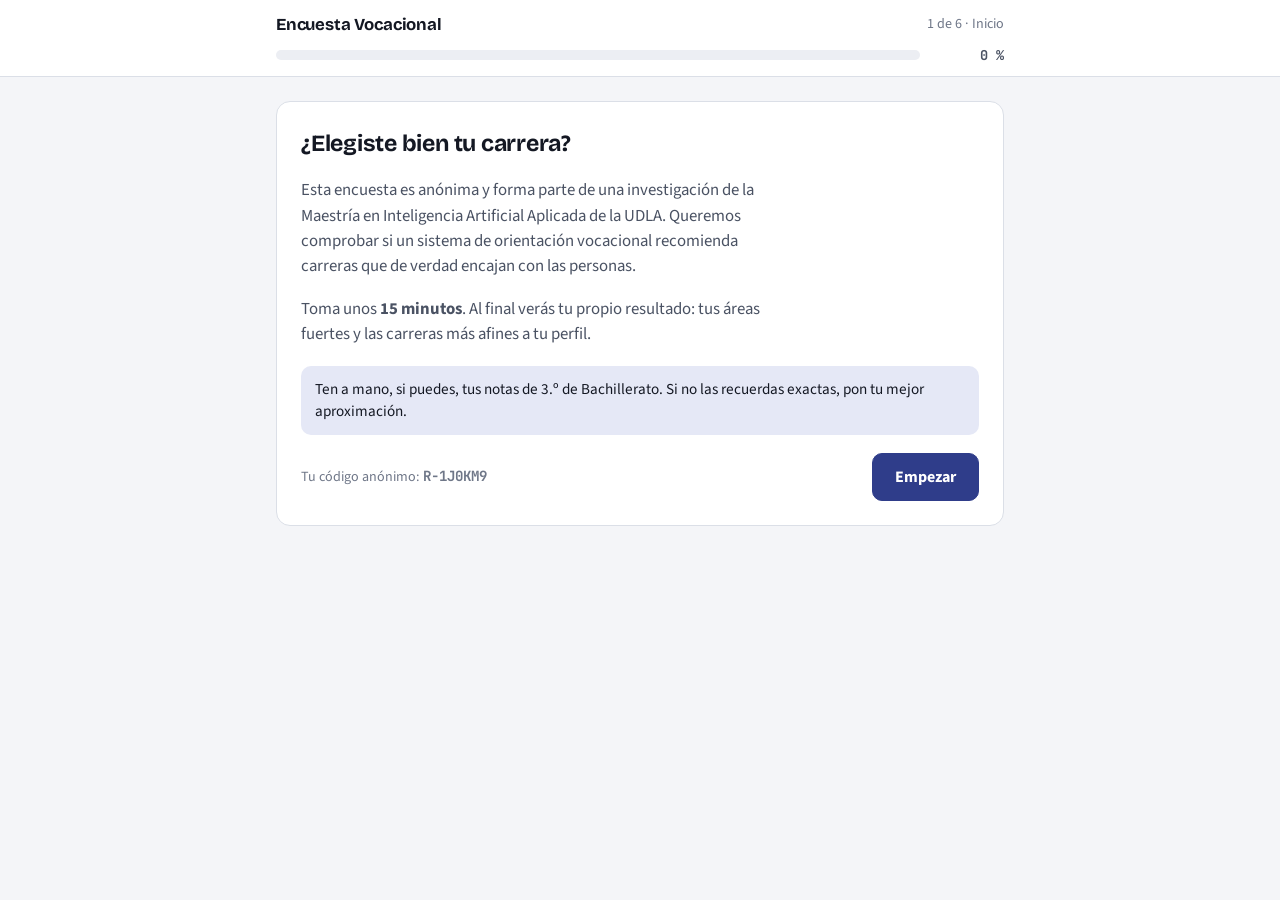
<file: tesis/encuesta_validacion/sitio/index.html>
<!doctype html><html lang="es"><head><meta charset="utf-8"><meta name="viewport" content="width=device-width,initial-scale=1,viewport-fit=cover">
<script>window.ENCUESTA_ENDPOINT = 'guardar.php'; /* en tu servidor con PHP. Alternativa: URL /exec de Google Apps Script */</script>
</head><body>
<title>Encuesta Vocacional</title>
<link rel="preconnect" href="https://fonts.googleapis.com"><link rel="preconnect" href="https://fonts.gstatic.com" crossorigin><link rel="stylesheet" href="https://fonts.googleapis.com/css2?family=Bricolage+Grotesque:opsz,wght@12..96,500..800&family=JetBrains+Mono:wght@400;700&family=Source+Sans+3:wght@400;600;700&display=swap">
<style>
/* Layout: una columna centrada tipo formulario por pasos (barra de progreso arriba, una tarjeta por paso, botones al pie) */
:root {
  --bg: #f4f5f8; --surface: #ffffff; --surface-2: #eceef3; --line: #dbdfe7;
  --fg: #141823; --fg-2: #4a5263; --fg-3: #6f7788;
  --accent: #2f3d8a; --accent-soft: #e5e8f6;
  --z-vc: #1baf7a; --z-if: #eda100; --z-tn: #2a78d6; --z-np: #a3a9b5;
  --crit: #c23434;
  --font-display: "Bricolage Grotesque", "Avenir Next", "Segoe UI", sans-serif;
  --font-body: "Source Sans 3", "Segoe UI", system-ui, sans-serif;
  --font-data: "JetBrains Mono", ui-monospace, Menlo, monospace;
}
@media (prefers-color-scheme: dark) {
  :root:not([data-theme="light"]) {
    --bg: #111318; --surface: #191c23; --surface-2: #222631; --line: #2d3240;
    --fg: #eef0f5; --fg-2: #b7bdca; --fg-3: #8b92a3; --accent: #9eabf2; --accent-soft: #252b47;
    --z-vc: #199e70; --z-if: #c98500; --z-tn: #3987e5; --z-np: #5d6372; --crit: #e66767; color-scheme: dark;
  }
}
:root[data-theme="dark"] {
  --bg: #111318; --surface: #191c23; --surface-2: #222631; --line: #2d3240;
  --fg: #eef0f5; --fg-2: #b7bdca; --fg-3: #8b92a3; --accent: #9eabf2; --accent-soft: #252b47;
  --z-vc: #199e70; --z-if: #c98500; --z-tn: #3987e5; --z-np: #5d6372; --crit: #e66767; color-scheme: dark;
}
* { box-sizing: border-box; }
body { background: var(--bg); color: var(--fg); font-family: var(--font-body); font-size: 16px; line-height: 1.5; margin: 0; }
h1, h2, h3 { font-family: var(--font-display); margin: 0; text-wrap: balance; letter-spacing: -0.01em; }
button, input, select { font: inherit; color: inherit; }
:focus-visible { outline: 2px solid var(--accent); outline-offset: 2px; }
.mono { font-family: var(--font-data); font-variant-numeric: tabular-nums; }
.sutil { color: var(--fg-3); font-size: 0.88rem; }
.etiqueta { font-size: 0.72rem; text-transform: uppercase; letter-spacing: 0.08em; color: var(--fg-3); font-weight: 700; }

.cab { position: sticky; top: env(safe-area-inset-top, 0px); z-index: 10; background: var(--surface); border-bottom: 1px solid var(--line); }
.cab-in { max-width: 760px; margin: 0 auto; padding: 12px 16px 10px; display: flex; flex-direction: column; gap: 8px; }
.cab-fila { display: flex; justify-content: space-between; align-items: center; gap: 12px; }
.cab h1 { font-size: 1.05rem; }
.pasos { display: flex; gap: 4px; }
.pasos i { flex: 1; height: 4px; border-radius: 2px; background: var(--surface-2); }
.pasos i.hecho { background: var(--accent); }
.pasos i.actual { background: color-mix(in srgb, var(--accent) 45%, var(--surface-2)); }

.marco { max-width: 760px; margin: 0 auto; padding-block: 24px 64px; padding-inline: 16px; }
.tarjeta { background: var(--surface); border: 1px solid var(--line); border-radius: 14px; padding: 24px; display: flex; flex-direction: column; gap: 18px; }
.tarjeta h2 { font-size: 1.45rem; }
.lead { font-size: 1.05rem; color: var(--fg-2); margin: 0; max-width: 60ch; }
.campo { display: flex; flex-direction: column; gap: 6px; }
.campo label, .campo .lbl { font-weight: 600; }
select, input[type="text"], input[type="number"] { padding: 10px 12px; border: 1px solid var(--line); border-radius: 10px; background: var(--bg); width: 100%; }
.fila-2 { display: grid; grid-template-columns: minmax(0, 1fr) minmax(0, 1fr); gap: 14px; }
@media (max-width: 560px) { .fila-2 { grid-template-columns: minmax(0, 1fr); } }
.error { color: var(--crit); font-size: 0.88rem; min-height: 1.2em; margin: 0; }
.pie { display: flex; justify-content: space-between; gap: 10px; align-items: center; flex-wrap: wrap; }
.boton { border: 1px solid var(--accent); background: var(--accent); color: var(--surface); padding: 11px 22px; border-radius: 10px; cursor: pointer; font-weight: 700; }
.boton.sec { background: transparent; color: var(--accent); }
.boton:disabled { opacity: 0.45; cursor: not-allowed; }
.aviso { padding: 12px 14px; border-radius: 10px; background: var(--accent-soft); font-size: 0.95rem; }
.aviso.proto { background: color-mix(in srgb, var(--z-if) 16%, transparent); font-size: 0.85rem; color: var(--fg-2); }

/* Notas */
table.notas { width: 100%; border-collapse: collapse; }
table.notas th { text-align: left; font-size: 0.72rem; text-transform: uppercase; letter-spacing: 0.06em; color: var(--fg-3); padding: 0 6px 8px; }
table.notas td { padding: 6px; border-top: 1px solid var(--line); }
table.notas td:first-child { font-weight: 600; }
table.notas input { max-width: 110px; text-align: center; font-family: var(--font-data); }
.col2[hidden] { display: none; }
.check { display: inline-flex; gap: 8px; align-items: center; cursor: pointer; font-weight: 600; }
.check input { width: 18px; height: 18px; accent-color: var(--accent); }

/* Preguntas */
.recuerda { font-size: 0.95rem; }
.preguntas { list-style: none; margin: 0; padding: 0; display: flex; flex-direction: column; gap: 10px; }
.preguntas li { display: grid; grid-template-columns: minmax(0, 1fr) auto; gap: 12px; align-items: center; padding: 14px; border: 1px solid var(--line); border-radius: 12px; }
.preguntas li.ok { background: var(--surface-2); }
.preguntas li:focus { outline: 2px solid var(--accent); outline-offset: 1px; }
.sn { display: inline-flex; border: 1px solid var(--line); border-radius: 10px; overflow: hidden; }
.sn button { border: 0; background: var(--surface); padding: 10px 20px; cursor: pointer; font-weight: 700; color: var(--fg-2); }
.sn button + button { border-left: 1px solid var(--line); }
.sn button[aria-pressed="true"] { background: var(--accent); color: var(--surface); }
@media (max-width: 520px) { .preguntas li { grid-template-columns: minmax(0, 1fr); } .preguntas .sn { justify-self: end; } }

/* Escala y opciones */
.escala { display: grid; grid-template-columns: repeat(5, minmax(0, 1fr)); gap: 6px; }
.escala button, .opciones button { border: 1px solid var(--line); background: var(--surface); border-radius: 10px; padding: 10px 6px; cursor: pointer; display: flex; flex-direction: column; align-items: center; gap: 2px; color: var(--fg-2); }
.escala button b { font-family: var(--font-data); font-size: 1.15rem; color: var(--fg); }
.escala button span { font-size: 0.72rem; text-align: center; }
.escala button[aria-checked="true"], .opciones button[aria-checked="true"] { border-color: var(--accent); background: var(--accent-soft); color: var(--fg); }
.opciones { display: flex; flex-wrap: wrap; gap: 8px; }
.opciones button { flex-direction: row; padding: 9px 14px; font-weight: 600; }

/* Resultado */
.figuras { display: grid; grid-template-columns: repeat(3, minmax(0, 1fr)); gap: 12px; }
.figura { display: flex; flex-direction: column; align-items: center; text-align: center; gap: 4px; padding: 14px 10px; border-radius: 12px; background: var(--surface-2); }
.figura > div:first-child { width: 84px; }
.figura svg { width: 100%; height: auto; display: block; filter: drop-shadow(0 5px 8px rgb(15 23 42 / 0.14)); }
.figura .nm { font-family: var(--font-display); font-weight: 700; line-height: 1.2; }
.figura .pc { font-family: var(--font-data); font-weight: 700; }
.figura .pc .sutil { font-family: var(--font-body); font-weight: 400; }
@media (max-width: 560px) { .figuras { grid-template-columns: minmax(0, 1fr); } }
.propia { padding: 14px; border-radius: 12px; border: 1px solid var(--line); display: flex; gap: 14px; align-items: center; }
.propia .pos { font-family: var(--font-display); font-size: 2rem; font-weight: 800; line-height: 1; }
.areas-r { display: flex; flex-direction: column; gap: 10px; }
.area-r { display: grid; grid-template-columns: 130px minmax(0, 1fr) minmax(0, 1fr); gap: 6px 14px; align-items: center; font-size: 0.9rem; }
.area-r .bar { display: grid; grid-template-columns: minmax(0, 1fr) 28px; gap: 6px; align-items: center; }
.bar-t { position: relative; height: 10px; background: var(--surface-2); border-radius: 5px; overflow: hidden; }
.bar-t i { position: absolute; inset: 0 auto 0 0; background: var(--accent); border-radius: 5px; }
.bar-t .m { position: absolute; left: 50%; top: 0; bottom: 0; width: 2px; background: var(--surface); }
.areas-cab { display: grid; grid-template-columns: 130px minmax(0, 1fr) minmax(0, 1fr); gap: 14px; }
@media (max-width: 560px) { .area-r, .areas-cab { grid-template-columns: 104px minmax(0, 1fr) minmax(0, 1fr); gap: 6px 10px; } .area-r { font-size: 0.82rem; } }
.vacio { text-align: center; color: var(--fg-3); }

/* Materias agregadas */
.extra { display: flex; flex-direction: column; gap: 10px; align-items: flex-start; }
.extra .lbl { font-weight: 600; }
#extras { display: flex; flex-direction: column; gap: 10px; width: 100%; }
.fila-extra { display: grid; grid-template-columns: minmax(0, 1fr) 90px 90px 40px; gap: 8px; align-items: center; padding: 10px; border: 1px solid var(--line); border-radius: 10px; }
.fila-extra:not(:has(.x-n2)) { grid-template-columns: minmax(0, 1fr) 90px 40px; }
.fila-extra input[type="number"] { text-align: center; font-family: var(--font-data); }
.x-info { grid-column: 1 / -1; }
.x-info select { max-width: 340px; }
.quitar { width: 40px; height: 40px; border: 1px solid var(--line); background: var(--surface); border-radius: 8px; cursor: pointer; font-size: 1.2rem; color: var(--fg-3); }

.sr { position: absolute; width: 1px; height: 1px; overflow: hidden; clip: rect(0 0 0 0); }
table.notas td:last-child { width: 48px; }
.quitadas { display: flex; flex-wrap: wrap; gap: 6px; align-items: center; margin: 0; }
.restaurar { border: 1px dashed var(--line); background: transparent; border-radius: 999px; padding: 3px 10px; cursor: pointer; color: var(--fg-2); font-size: 0.82rem; }
.restaurar:hover { border-color: var(--accent); color: var(--accent); }

/* Barra de avance verde */
.avance { display: flex; align-items: center; gap: 10px; }
.avance-t { flex: 1; height: 10px; border-radius: 5px; background: var(--surface-2); overflow: hidden; }
.avance-t i { display: block; height: 100%; width: 0; background: var(--z-vc); border-radius: 5px; transition: width 0.3s ease; }
.avance b { font-size: 0.85rem; color: var(--fg-2); min-width: 74px; text-align: right; }
@media (prefers-reduced-motion: reduce) { .avance-t i { transition: none; } }

/* El atributo hidden siempre oculta, aunque la clase tenga display */
[hidden] { display: none !important; }

</style>
<header class="cab"><div class="cab-in">
  <div class="cab-fila"><h1>Encuesta Vocacional</h1><span class="sutil" id="paso-nombre"></span></div>
  <div class="avance"><div class="avance-t" role="progressbar" aria-label="Avance de la encuesta" aria-valuemin="0" aria-valuemax="100" aria-valuenow="0"><i id="barra-avance"></i></div><b id="pct-avance" class="mono">0 %</b></div>
</div></header>
<main class="marco" id="vista" aria-live="polite"></main>

<script>window.DATOS_MODELO={"modelo":{"claves":[[1,"C","interes"],[2,"C","aptitud"],[3,"A","interes"],[4,"S","aptitud"],[5,"D","interes"],[6,"I","interes"],[7,"E","aptitud"],[8,"S","interes"],[9,"H","interes"],[10,"I","aptitud"],[11,"A","interes"],[12,"C","interes"],[13,"D","aptitud"],[14,"D","interes"],[15,"C","aptitud"],[16,"S","interes"],[17,"E","interes"],[18,"D","aptitud"],[19,"I","interes"],[20,"C","interes"],[21,"A","interes"],[22,"A","aptitud"],[23,"S","interes"],[24,"D","interes"],[25,"H","interes"],[26,"I","aptitud"],[27,"I","interes"],[28,"A","interes"],[29,"S","aptitud"],[30,"H","aptitud"],[31,"D","interes"],[32,"E","interes"],[33,"S","interes"],[34,"H","interes"],[35,"E","interes"],[36,"A","interes"],[37,"D","interes"],[38,"I","interes"],[39,"A","aptitud"],[40,"S","aptitud"],[41,"H","interes"],[42,"E","interes"],[43,"D","aptitud"],[44,"S","interes"],[45,"A","interes"],[46,"C","aptitud"],[47,"I","interes"],[48,"D","interes"],[49,"E","interes"],[50,"A","interes"],[51,"C","aptitud"],[52,"S","interes"],[53,"C","interes"],[54,"I","interes"],[55,"E","aptitud"],[56,"H","interes"],[57,"A","interes"],[58,"D","interes"],[59,"I","aptitud"],[60,"I","interes"],[61,"E","interes"],[62,"S","interes"],[63,"H","aptitud"],[64,"C","interes"],[65,"D","interes"],[66,"D","aptitud"],[67,"H","interes"],[68,"E","interes"],[69,"S","aptitud"],[70,"S","interes"],[71,"C","interes"],[72,"H","aptitud"],[73,"D","interes"],[74,"H","interes"],[75,"I","interes"],[76,"A","aptitud"],[77,"E","interes"],[78,"C","interes"],[79,"E","aptitud"],[80,"H","interes"],[81,"A","interes"],[82,"A","aptitud"],[83,"I","interes"],[84,"D","interes"],[85,"C","interes"],[86,"H","aptitud"],[87,"S","interes"],[88,"E","interes"],[89,"H","interes"],[90,"I","aptitud"],[91,"C","interes"],[92,"S","interes"],[93,"E","interes"],[94,"E","aptitud"],[95,"H","interes"],[96,"A","interes"],[97,"I","interes"],[98,"C","interes"]],"normas_chaside":{"C":{"interes":[0.468,0.32],"aptitud":[0.495,0.35]},"H":{"interes":[0.409,0.302],"aptitud":[0.468,0.347]},"A":{"interes":[0.434,0.302],"aptitud":[0.43,0.353]},"S":{"interes":[0.448,0.311],"aptitud":[0.458,0.353]},"I":{"interes":[0.475,0.312],"aptitud":[0.443,0.354]},"D":{"interes":[0.433,0.309],"aptitud":[0.458,0.349]},"E":{"interes":[0.438,0.298],"aptitud":[0.444,0.361]}},"consistencia":{"disp_p05":0.163,"rango_si":[0.35,0.65]},"alfa_chaside":{"C":{"interes":0.847,"aptitud":0.649},"H":{"interes":0.821,"aptitud":0.647},"A":{"interes":0.813,"aptitud":0.681},"S":{"interes":0.826,"aptitud":0.668},"I":{"interes":0.826,"aptitud":0.679},"D":{"interes":0.825,"aptitud":0.654},"E":{"interes":0.808,"aptitud":0.7}},"param":{"C":{"alfa_notas":0.95,"lam_apt":0.255,"r_apt_notas":0.248,"rho":0.176,"W_med":15.16},"H":{"alfa_notas":0.95,"lam_apt":0.287,"r_apt_notas":0.28,"rho":0.209,"W_med":23.76},"A":{"alfa_notas":0.922,"lam_apt":0.338,"r_apt_notas":0.325,"rho":0.133,"W_med":14.12},"S":{"alfa_notas":0.831,"lam_apt":0.278,"r_apt_notas":0.254,"rho":0.094,"W_med":5.44},"I":{"alfa_notas":0.95,"lam_apt":0.329,"r_apt_notas":0.32,"rho":0.174,"W_med":10.6},"D":{"alfa_notas":0.893,"lam_apt":0.156,"r_apt_notas":0.147,"rho":0.157,"W_med":2.44},"E":{"alfa_notas":0.95,"lam_apt":0.305,"r_apt_notas":0.297,"rho":0.088,"W_med":17.08}},"rubrica":{"validacion":{"publicada":1.0,"adaptacion":1.3,"ad_hoc":2.0},"equivalencia":{"directa":1.0,"aproximada":1.5,"debil":2.5},"antiguedad":{"menos_1_anio":1.0,"1_a_2_anios":1.2,"mas_2_anios":1.5},"completitud":{"completa":1.0,"parcial":1.3,"incompleta":2.0},"modalidad":{"supervisada":1.0,"autonoma":1.2},"consistencia":{"sin_alertas":1.0,"alerta":2.0}},"umbral_certeza":0.6,"n_sim":1000,"top_k":5,"beta":0.5,"preguntas":{"1":"¿Te gustaría administrar los recursos de una empresa o institución?","2":"¿Se te facilitan los cálculos con porcentajes, intereses o descuentos?","3":"¿Te gustaría dibujar, pintar o ilustrar como parte de tu trabajo?","4":"¿Mantienes la calma ante la sangre o las heridas?","5":"¿Te gustaría proteger a tu comunidad ante emergencias o desastres?","6":"¿Te gustaría diseñar y construir máquinas o robots?","7":"¿Se te facilitan las matemáticas?","8":"¿Te gustaría atender a personas enfermas o heridas?","9":"¿Te gustaría investigar sobre la historia y las culturas de los pueblos?","10":"¿Se te facilita entender cómo están armadas las cosas?","11":"¿Disfrutarías diseñar espacios, objetos o ropa?","12":"¿Te interesaría llevar las cuentas y los presupuestos de un negocio?","13":"¿Mantienes la calma y decides rápido en situaciones de peligro?","14":"¿Te interesaría formarte en una escuela militar o policial?","15":"¿Eres ordenado(a) para llevar registros y archivos?","16":"¿Te interesaría saber cómo funciona el cuerpo humano por dentro?","17":"¿Te gustaría investigar en un laboratorio?","18":"¿Cumples normas e instrucciones con rigor?","19":"¿Te interesaría programar aplicaciones o sistemas informáticos?","20":"¿Te gustaría crear y dirigir tu propio emprendimiento?","21":"¿Te interesaría componer, tocar o producir música?","22":"¿Tienes facilidad para dibujar o representar ideas visualmente?","23":"¿Disfrutarías ayudar a alguien a recuperar su movilidad o su salud?","24":"¿Disfrutarías trabajar con disciplina y orden jerárquico?","25":"¿Te interesaría defender los derechos de las personas ante la ley?","26":"¿Resuelves problemas de lógica con facilidad?","27":"¿Disfrutarías entender cómo funcionan los circuitos y la electricidad?","28":"¿Te gustaría actuar o dirigir obras de teatro?","29":"¿Tienes paciencia para cuidar a otras personas?","30":"¿Se te facilita expresar tus ideas por escrito con claridad?","31":"¿Te gustaría investigar delitos y buscar evidencias?","32":"¿Te interesaría estudiar los fenómenos de la naturaleza y el universo?","33":"¿Te gustaría trabajar en un hospital, una clínica o un centro de salud?","34":"¿Disfrutarías escribir artículos, ensayos o crónicas?","35":"¿Disfrutarías resolver problemas matemáticos complejos?","36":"¿Te llama la atención crear videos, animaciones o fotografías?","37":"¿Te interesaría defender la soberanía y las fronteras del país?","38":"¿Te gustaría diseñar puentes, edificios o carreteras?","39":"¿Tienes buen oído para el ritmo y la música?","40":"¿Se te facilita la biología?","41":"¿Te gustaría enseñar a niños o jóvenes?","42":"¿Te gustaría trabajar en el campo con cultivos o animales?","43":"¿Tienes buena resistencia física?","44":"¿Te interesaría la alimentación saludable y su efecto en el cuerpo?","45":"¿Disfrutarías diseñar la imagen visual de una marca?","46":"¿Sueles convencer a otros de apoyar una idea o un plan?","47":"¿Te interesaría mejorar los procesos de una fábrica?","48":"¿Te gustaría coordinar planes de evacuación o de rescate?","49":"¿Te interesaría estudiar las plantas, los animales y los ecosistemas?","50":"¿Te gustaría visitar museos y conocer el trabajo de artistas?","51":"¿Administras bien tu dinero y tu tiempo?","52":"¿Te gustaría cuidar la salud de los animales?","53":"¿Disfrutarías organizar el trabajo de un equipo y asignar tareas?","54":"¿Te gustaría trabajar con redes, servidores o ciberseguridad?","55":"¿Eres observador(a) y meticuloso(a) al hacer un experimento?","56":"¿Te llama la atención entender por qué las sociedades actúan como actúan?","57":"¿Te interesaría crear personajes o mundos para un videojuego o una historia?","58":"¿Disfrutarías actividades que exigen buena condición física?","59":"¿Aprendes rápido a usar programas o herramientas nuevas?","60":"¿Disfrutarías arreglar motores, aparatos o equipos?","61":"¿Te gustaría descubrir nuevos materiales o sustancias químicas?","62":"¿Disfrutarías escuchar y apoyar a personas con dificultades emocionales?","63":"¿Recuerdas con facilidad lo que lees?","64":"¿Te llama la atención entender cómo se mueven los precios y los mercados?","65":"¿Te interesaría trabajar en la seguridad de personas o instalaciones?","66":"¿Sabes liderar a un grupo en una situación difícil?","67":"¿Te gustaría trabajar en relaciones con otros países o con organismos internacionales?","68":"¿Disfrutarías hacer experimentos para comprobar una idea?","69":"¿Tienes precisión y buen pulso con las manos?","70":"¿Te interesaría investigar medicamentos y cómo actúan?","71":"¿Te gustaría trabajar en un banco, una cooperativa o una aseguradora?","72":"¿Sabes argumentar y sostener una postura en una discusión?","73":"¿Te gustaría servir a tu país en situaciones de riesgo?","74":"¿Disfrutarías debatir sobre temas sociales y políticos?","75":"¿Te interesaría analizar grandes cantidades de datos con computadoras?","76":"¿Notas con facilidad si los colores y las formas combinan bien?","77":"¿Te interesaría cuidar el ambiente y los recursos naturales?","78":"¿Te interesaría negociar acuerdos con proveedores o clientes?","79":"¿Entiendes con facilidad las fórmulas de física o química?","80":"¿Te interesaría aprender varios idiomas y trabajar con ellos?","81":"¿Disfrutarías trabajar con tus manos para crear piezas únicas?","82":"¿Te expresas bien con el cuerpo o la voz frente a otros?","83":"¿Te gustaría crear soluciones técnicas para problemas cotidianos?","84":"¿Te atrae la idea de usar uniforme y formar parte de una institución de servicio?","85":"¿Te gustaría planificar cómo vender mejor un producto o servicio?","86":"¿Aprendes idiomas con facilidad?","87":"¿Te gustaría trabajar en campañas de prevención de enfermedades?","88":"¿Te gustaría estudiar la Tierra, los volcanes o los suelos?","89":"¿Te gustaría acompañar a personas o comunidades a resolver sus problemas?","90":"¿Imaginas bien los objetos en tres dimensiones?","91":"¿Disfrutarías revisar que los registros y documentos estén en orden?","92":"¿Te atrae la idea de atender emergencias médicas?","93":"¿Te atrae la idea de dedicarte a la ciencia y publicar descubrimientos?","94":"¿Tienes paciencia para trabajos que requieren repetir y comprobar?","95":"¿Te atrae leer filosofía o reflexionar sobre preguntas profundas?","96":"¿Te gustaría dedicarte a una actividad donde la creatividad sea lo principal?","97":"¿Te atrae trabajar con planos, maquetas o modelos en 3D?","98":"¿Te atrae la idea de dirigir un área de una organización grande?"},"preguntas_origen":"prototipo"},"carreras":{"gamma":3.0,"normas":{"0.0":{"media":[51.194,51.149,51.227,51.194,51.23,51.302,51.31,51.2,51.326,50.977,51.2,50.599,51.345,51.2,51.31,51.325,51.287,51.044,50.841,50.727,50.687,50.606,50.663,50.848,51.013,50.634,50.629,51.152,50.707,50.776,50.9,51.025,50.876,51.065,50.82,50.83,50.818,50.698,50.895,50.661,50.834,50.977,50.368,50.516,50.516,50.564,50.57,50.563,50.588,50.558,50.563,50.559,50.568,50.57,50.828,50.645,50.789,50.612,50.559,50.637,50.559,50.559,50.787,50.645,51.305,51.29,51.349,51.345,51.345,51.34,51.279,51.307,51.28,51.159,51.157,51.29,50.94,50.684,50.666,50.952,50.094,50.315,50.581,50.072,50.084,50.299,50.389],"sd":[28.358,28.078,28.611,28.358,28.615,29.481,29.598,28.45,29.593,27.969,28.45,24.879,29.604,28.45,29.598,29.444,29.199,28.04,27.246,26.931,26.534,26.515,27.098,27.342,27.939,26.5,26.218,28.415,27.07,27.368,29.259,28.728,28.422,28.863,28.016,29.106,29.109,28.813,29.175,27.314,29.168,27.969,28.372,29.02,29.02,29.502,29.514,28.597,28.123,29.617,29.054,28.186,28.598,29.514,26.529,27.632,26.637,28.065,28.621,27.454,28.621,28.26,26.642,27.632,29.322,29.23,29.538,29.604,29.518,29.475,29.066,29.298,29.445,28.212,28.188,29.594,29.406,27.311,28.818,27.976,26.639,24.97,24.728,27.705,27.599,25.198,24.946]},"0.1":{"media":[51.053,51.021,51.073,51.053,51.085,51.153,51.16,51.059,51.164,50.839,51.059,50.508,51.171,51.059,51.16,51.153,51.117,50.907,50.701,50.602,50.557,50.476,50.541,50.707,50.858,50.508,50.504,50.982,50.58,50.65,50.755,50.868,50.737,50.907,50.686,50.686,50.674,50.56,50.751,50.542,50.689,50.839,50.256,50.383,50.383,50.421,50.427,50.424,50.457,50.415,50.424,50.428,50.429,50.427,50.71,50.539,50.677,50.505,50.457,50.528,50.457,50.453,50.676,50.539,51.12,51.12,51.165,51.171,51.162,51.157,51.097,51.135,51.143,51.031,51.028,51.152,50.796,50.57,50.52,50.819,50.031,50.242,50.493,50.001,50.013,50.212,50.299],"sd":[26.099,25.903,26.282,26.099,26.323,27.136,27.246,26.186,27.188,25.795,26.186,22.935,27.176,26.186,27.246,27.025,26.78,25.713,24.935,24.669,24.298,24.316,24.857,25.024,25.561,24.281,24.01,26.013,24.808,25.089,27.063,26.474,26.254,26.604,25.857,26.894,26.896,26.604,26.983,25.202,26.954,25.795,26.175,26.817,26.817,27.303,27.32,26.405,25.952,27.422,26.871,26.017,26.41,27.32,24.367,25.404,24.48,25.816,26.326,25.244,26.326,25.996,24.485,25.404,26.89,26.809,27.114,27.176,27.091,27.052,26.652,26.891,27.169,26.032,26.007,27.31,27.223,25.11,26.616,25.825,24.547,23.01,22.803,25.52,25.422,23.133,22.907]},"0.2":{"media":[50.913,50.893,50.918,50.913,50.939,51.004,51.011,50.918,51.003,50.702,50.918,50.417,50.997,50.918,51.011,50.98,50.948,50.77,50.561,50.478,50.427,50.345,50.419,50.566,50.703,50.382,50.38,50.812,50.453,50.524,50.611,50.711,50.598,50.748,50.552,50.542,50.531,50.422,50.608,50.424,50.544,50.702,50.143,50.251,50.251,50.279,50.284,50.285,50.326,50.273,50.286,50.298,50.289,50.284,50.593,50.433,50.566,50.398,50.355,50.419,50.355,50.347,50.565,50.433,50.935,50.951,50.981,50.997,50.978,50.973,50.915,50.964,51.005,50.903,50.899,51.014,50.651,50.456,50.374,50.686,49.969,50.169,50.404,49.93,49.941,50.126,50.209],"sd":[24.015,23.955,24.098,24.015,24.185,24.983,25.09,24.1,24.954,23.784,24.1,21.159,24.948,24.1,25.09,24.795,24.535,23.526,22.813,22.651,22.248,22.305,22.901,22.897,23.367,22.282,21.997,23.817,22.798,23.048,25.131,24.401,24.327,24.554,23.887,24.878,24.884,24.554,25.048,23.279,24.939,23.784,24.162,24.843,24.843,25.408,25.436,24.476,23.942,25.546,24.947,24.036,24.49,25.436,22.382,23.455,22.529,23.86,24.379,23.268,24.379,24.02,22.536,23.455,24.732,24.564,24.954,24.948,24.929,24.886,24.501,24.658,25.148,24.089,24.059,25.286,25.363,23.128,24.63,23.861,22.665,21.246,21.059,23.525,23.432,21.238,21.02]},"0.3":{"media":[50.772,50.765,50.764,50.772,50.794,50.855,50.862,50.777,50.841,50.565,50.777,50.325,50.823,50.777,50.862,50.807,50.779,50.634,50.421,50.353,50.296,50.215,50.297,50.425,50.548,50.256,50.256,50.643,50.326,50.398,50.467,50.554,50.459,50.59,50.418,50.398,50.387,50.284,50.464,50.305,50.399,50.565,50.031,50.119,50.119,50.137,50.14,50.146,50.195,50.13,50.147,50.167,50.149,50.14,50.475,50.327,50.454,50.292,50.253,50.31,50.253,50.241,50.453,50.327,50.751,50.781,50.796,50.823,50.794,50.79,50.733,50.793,50.868,50.774,50.771,50.876,50.507,50.341,50.227,50.552,49.907,50.097,50.316,49.86,49.87,50.039,50.118],"sd":[22.156,22.294,22.101,22.156,22.246,23.077,23.185,22.242,22.939,21.983,22.242,19.595,22.98,22.242,23.185,22.812,22.515,21.521,20.936,20.947,20.441,20.538,21.312,21.02,21.413,20.568,20.239,21.892,21.111,21.313,23.528,22.558,22.702,22.77,22.157,23.11,23.124,22.706,23.437,21.597,23.177,21.983,22.382,23.155,23.155,23.889,23.937,22.878,22.139,24.063,23.345,22.295,22.907,23.937,20.626,21.859,20.841,22.274,22.869,21.589,22.869,22.406,20.855,21.859,22.927,22.549,23.132,22.98,23.105,23.052,22.687,22.649,23.447,22.446,22.404,23.591,23.899,21.427,22.914,22.134,21.049,19.733,19.547,21.773,21.682,19.562,19.329]},"0.4":{"media":[50.632,50.636,50.609,50.632,50.648,50.706,50.712,50.636,50.679,50.427,50.636,50.234,50.649,50.636,50.712,50.634,50.609,50.497,50.282,50.228,50.166,50.084,50.175,50.284,50.393,50.129,50.131,50.473,50.198,50.272,50.322,50.397,50.321,50.432,50.284,50.254,50.244,50.146,50.32,50.187,50.254,50.427,49.918,49.987,49.987,49.995,49.997,50.007,50.064,49.988,50.009,50.037,50.009,49.997,50.357,50.222,50.342,50.185,50.151,50.201,50.151,50.135,50.342,50.222,50.566,50.612,50.612,50.649,50.61,50.606,50.551,50.622,50.73,50.646,50.642,50.738,50.363,50.227,50.081,50.419,49.844,50.024,50.228,49.789,49.799,49.952,50.028],"sd":[20.583,20.988,20.347,20.583,20.562,21.483,21.597,20.676,21.208,20.447,20.676,18.298,21.343,20.676,21.597,21.144,20.787,19.756,19.378,19.64,18.946,19.082,20.174,19.465,19.771,19.214,18.806,20.312,19.83,19.965,22.325,21.007,21.448,21.319,20.726,21.65,21.677,21.113,22.218,20.216,21.728,20.447,20.895,21.821,21.821,22.82,22.897,21.681,20.594,23.05,22.136,20.853,21.734,22.897,19.161,20.698,19.483,21.141,21.886,20.282,21.886,21.237,19.511,20.698,21.562,20.829,21.734,21.343,21.706,21.634,21.296,20.93,22.142,21.172,21.111,22.299,22.91,20.077,21.534,20.702,19.765,18.531,18.325,20.327,20.233,18.166,17.892]},"0.5":{"media":[50.491,50.508,50.455,50.491,50.503,50.557,50.563,50.495,50.518,50.29,50.495,50.143,50.475,50.495,50.563,50.461,50.44,50.36,50.142,50.103,50.036,49.954,50.053,50.143,50.239,50.003,50.007,50.304,50.071,50.146,50.178,50.239,50.182,50.274,50.15,50.11,50.1,50.008,50.176,50.068,50.109,50.29,49.806,49.855,49.855,49.852,49.854,49.868,49.933,49.845,49.87,49.906,49.869,49.854,50.239,50.116,50.23,50.079,50.049,50.092,50.049,50.029,50.23,50.116,50.381,50.442,50.428,50.475,50.426,50.423,50.369,50.45,50.593,50.517,50.514,50.6,50.218,50.113,49.934,50.286,49.782,49.951,50.139,49.718,49.727,49.865,49.938],"sd":[19.365,20.107,18.903,19.365,19.199,20.275,20.401,19.469,19.834,19.239,19.469,17.328,20.119,19.469,20.401,19.871,19.427,18.298,18.22,18.812,17.841,18.014,19.567,18.315,18.525,18.301,17.777,19.165,19.038,19.086,21.589,19.815,20.634,20.272,19.661,20.565,20.611,19.838,21.46,19.201,20.659,19.239,19.768,20.908,20.908,22.268,22.381,20.957,19.372,22.571,21.386,19.777,21.041,22.381,18.06,20.047,18.53,20.537,21.504,19.421,21.504,20.59,18.576,20.047,20.725,19.484,20.845,20.119,20.817,20.716,20.416,19.576,21.303,20.337,20.249,21.482,22.457,19.153,20.558,19.631,18.881,17.703,17.451,19.256,19.154,17.119,16.772]},"0.6":{"media":[50.35,50.38,50.3,50.35,50.357,50.409,50.414,50.354,50.356,50.153,50.354,50.052,50.301,50.354,50.414,50.288,50.27,50.224,50.002,49.978,49.905,49.823,49.931,50.002,50.084,49.877,49.882,50.134,49.944,50.02,50.034,50.082,50.043,50.115,50.016,49.966,49.957,49.869,50.033,49.95,49.964,50.153,49.693,49.723,49.723,49.71,49.71,49.729,49.802,49.703,49.731,49.775,49.729,49.71,50.121,50.01,50.118,49.972,49.947,49.983,49.947,49.923,50.119,50.01,50.197,50.272,50.243,50.301,50.242,50.239,50.187,50.279,50.456,50.389,50.385,50.462,50.074,49.998,49.788,50.152,49.72,49.879,50.051,49.647,49.656,49.778,49.848],"sd":[18.572,19.707,17.844,18.572,18.232,19.525,19.669,18.693,18.896,18.424,18.693,16.743,19.386,18.693,19.669,19.071,18.518,17.226,17.54,18.527,17.202,17.404,19.54,17.648,17.757,17.897,17.226,18.53,18.796,18.741,21.368,19.051,20.312,19.694,19.022,19.915,19.985,18.944,21.211,18.612,20.029,18.424,19.064,20.474,20.474,22.269,22.425,20.754,18.536,22.658,21.144,19.127,20.874,22.425,17.391,19.958,18.044,20.508,21.753,19.067,21.753,20.514,18.115,19.958,20.481,18.594,20.532,19.386,20.504,20.367,20.113,18.668,20.989,19.995,19.876,21.197,22.573,18.719,20.044,18.982,18.453,17.304,16.982,18.625,18.51,16.487,16.037]},"0.7":{"media":[50.21,50.252,50.146,50.21,50.212,50.26,50.264,50.213,50.194,50.015,50.213,49.961,50.127,50.213,50.264,50.116,50.101,50.087,49.862,49.854,49.775,49.693,49.809,49.861,49.929,49.751,49.758,49.964,49.817,49.894,49.889,49.925,49.904,49.957,49.882,49.822,49.814,49.731,49.889,49.832,49.819,50.015,49.581,49.591,49.591,49.568,49.567,49.59,49.672,49.56,49.593,49.645,49.589,49.567,50.003,49.904,50.006,49.865,49.845,49.874,49.845,49.817,50.007,49.904,50.012,50.103,50.059,50.127,50.058,50.056,50.004,50.108,50.318,50.261,50.257,50.325,49.929,49.884,49.641,50.019,49.658,49.806,49.963,49.577,49.585,49.691,49.757],"sd":[18.261,19.818,17.243,18.261,17.723,19.285,19.452,18.402,18.459,18.056,18.402,16.582,19.2,18.402,19.452,18.806,18.127,16.616,17.395,18.811,17.081,17.301,20.097,17.521,17.53,18.035,17.198,18.46,19.125,18.961,21.678,18.767,20.504,19.625,18.854,19.743,19.842,18.486,21.489,18.489,19.882,18.056,18.831,20.547,20.547,22.825,23.026,21.088,18.138,23.307,21.428,18.949,21.246,23.026,17.205,20.436,18.064,21.057,22.614,19.248,22.614,21.015,18.163,20.436,20.851,18.226,20.819,19.2,20.794,20.617,20.414,18.272,21.221,20.173,20.018,21.463,23.25,18.808,20.029,18.799,18.514,17.363,16.95,18.479,18.347,16.319,15.739]},"0.8":{"media":[50.069,50.123,49.991,50.069,50.066,50.111,50.115,50.072,50.033,49.878,50.072,49.87,49.953,50.072,50.115,49.943,49.932,49.951,49.723,49.729,49.644,49.562,49.687,49.72,49.774,49.625,49.633,49.795,49.69,49.768,49.745,49.768,49.765,49.799,49.748,49.678,49.67,49.593,49.745,49.713,49.674,49.878,49.468,49.459,49.459,49.426,49.424,49.451,49.541,49.418,49.454,49.514,49.45,49.424,49.886,49.798,49.894,49.759,49.743,49.765,49.743,49.711,49.896,49.798,49.827,49.933,49.875,49.953,49.874,49.873,49.822,49.937,50.181,50.132,50.128,50.187,49.785,49.77,49.495,49.886,49.595,49.733,49.874,49.506,49.513,49.604,49.667],"sd":[18.455,20.432,17.146,18.455,17.713,19.576,19.768,18.619,18.56,18.161,18.619,16.859,19.576,18.619,19.768,19.098,18.288,16.517,17.799,19.638,17.489,17.715,21.19,17.944,17.866,18.704,17.695,18.962,19.996,19.725,22.497,18.984,21.198,20.072,19.168,20.062,20.192,18.497,22.274,18.843,20.228,18.161,19.086,21.124,21.124,23.896,24.142,21.933,18.209,24.471,22.218,19.254,22.13,24.142,17.516,21.445,18.589,22.141,24.019,19.95,24.019,22.054,18.716,21.445,21.803,18.413,21.684,19.576,21.662,21.443,21.292,18.421,21.983,20.856,20.664,22.262,24.44,19.413,20.513,19.095,19.059,17.876,17.358,18.829,18.676,16.628,15.905]},"0.9":{"media":[49.929,49.995,49.837,49.929,49.921,49.962,49.966,49.931,49.871,49.741,49.931,49.779,49.779,49.931,49.966,49.77,49.762,49.814,49.583,49.604,49.514,49.432,49.565,49.579,49.619,49.499,49.509,49.625,49.563,49.642,49.601,49.611,49.626,49.641,49.614,49.534,49.527,49.455,49.601,49.595,49.529,49.741,49.356,49.327,49.327,49.283,49.281,49.312,49.41,49.275,49.316,49.384,49.31,49.281,49.768,49.692,49.783,49.652,49.641,49.656,49.641,49.605,49.784,49.692,49.642,49.764,49.69,49.779,49.69,49.689,49.64,49.766,50.043,50.004,49.999,50.049,49.64,49.655,49.348,49.752,49.533,49.661,49.786,49.435,49.442,49.518,49.577],"sd":[19.139,21.505,17.563,19.139,18.203,20.374,20.592,19.327,19.19,18.732,19.327,17.552,20.485,19.327,20.592,19.922,18.986,16.94,18.715,20.945,18.391,18.61,22.743,18.881,18.734,19.85,18.676,19.992,21.345,20.975,23.773,19.686,22.347,21.002,19.941,20.849,21.01,18.976,23.516,19.646,21.042,18.732,19.811,22.164,22.164,25.418,25.706,23.234,18.742,26.083,23.461,20.021,23.468,25.706,18.3,22.914,19.577,23.686,25.882,21.12,25.882,23.559,19.733,22.914,23.267,19.137,23.062,20.485,23.043,22.783,22.68,19.102,23.223,21.998,21.77,23.539,26.074,20.489,21.463,19.849,20.048,18.805,18.176,19.648,19.474,17.39,16.52]},"1.0":{"media":[49.788,49.867,49.682,49.788,49.775,49.813,49.816,49.79,49.71,49.603,49.79,49.688,49.605,49.79,49.816,49.597,49.593,49.677,49.443,49.479,49.384,49.302,49.443,49.438,49.464,49.372,49.384,49.455,49.435,49.516,49.456,49.454,49.487,49.482,49.48,49.39,49.383,49.317,49.457,49.476,49.384,49.603,49.243,49.195,49.195,49.141,49.137,49.173,49.279,49.133,49.177,49.253,49.17,49.137,49.65,49.586,49.671,49.545,49.539,49.547,49.539,49.499,49.673,49.586,49.458,49.594,49.506,49.605,49.506,49.506,49.458,49.594,49.906,49.876,49.871,49.911,49.496,49.541,49.202,49.619,49.471,49.588,49.698,49.364,49.371,49.431,49.486],"sd":[20.263,22.973,18.458,20.263,19.154,21.623,21.867,20.475,20.299,19.729,20.475,18.615,21.859,20.475,21.867,21.216,20.166,17.846,20.074,22.649,19.719,19.922,24.669,20.261,20.064,21.397,20.07,21.476,23.086,22.63,25.437,20.823,23.884,22.354,21.124,22.055,22.244,19.89,25.147,20.848,22.272,19.729,20.956,23.607,23.607,27.314,27.643,24.92,19.7,28.065,25.092,21.2,25.188,27.643,19.5,24.761,20.963,25.609,28.11,22.686,28.11,25.449,21.146,24.761,25.152,20.341,24.867,21.859,24.851,24.554,24.493,20.262,24.868,23.532,23.271,25.221,28.075,21.966,22.82,21.01,21.421,20.093,19.352,20.882,20.687,18.548,17.537]}},"lista":[{"id":"ingenieria-en-computacion","nombre":"Ingeniería en Computación","perfil":{"C":2,"H":1,"A":2,"S":1,"I":5,"D":3,"E":4},"habilidades":["Razonamiento lógico deductivo","Pensamiento algorítmico básico","Facilidad para matemáticas y álgebra","Capacidad de concentración prolongada"],"universidad":"Escuela Politécnica Nacional (EPN)","ciudad":"Quito"},{"id":"ingenieria-de-software","nombre":"Ingeniería de Software","perfil":{"C":2,"H":1,"A":2,"S":1,"I":5,"D":3,"E":3},"habilidades":["Lógica para descomponer problemas complejos","Curiosidad por crear programas o scripts","Paciencia para encontrar errores en secuencias","Trabajo colaborativo en proyectos grupales"],"universidad":"Universidad de las Fuerzas Armadas (ESPE)","ciudad":"Sangolquí"},{"id":"ciencia-de-datos-e-inteligencia-artificial","nombre":"Ciencia de Datos e Inteligencia Artificial","perfil":{"C":3,"H":2,"A":1,"S":2,"I":5,"D":3,"E":5},"habilidades":["Facilidad para interpretar gráficos y tablas","Razonamiento estadístico elemental","Reconocimiento de patrones numéricos","Curiosidad por clasificar y ordenar información"],"universidad":"Escuela Superior Politécnica del Litoral (ESPOL)","ciudad":"Guayaquil"},{"id":"ingenieria-mecatronica","nombre":"Ingeniería Mecatrónica","perfil":{"C":2,"H":1,"A":2,"S":1,"I":5,"D":3,"E":4},"habilidades":["Visión espacial y percepción mecánica","Habilidad manual para armar circuitos escolares","Lógica aplicada a mecanismos físicos","Facilidad para física y geometría"],"universidad":"Universidad San Francisco de Quito (USFQ)","ciudad":"Quito"},{"id":"ingenieria-civil","nombre":"Ingeniería Civil","perfil":{"C":3,"H":1,"A":3,"S":1,"I":5,"D":2,"E":4},"habilidades":["Razonamiento espacial tridimensional","Cálculo trigonométrico y geométrico","Facilidad para el dibujo técnico escolar","Interés práctico por estructuras y construcciones"],"universidad":"Universidad de Cuenca","ciudad":"Cuenca"},{"id":"ingenieria-mecanica","nombre":"Ingeniería Mecánica","perfil":{"C":2,"H":1,"A":2,"S":1,"I":5,"D":2,"E":4},"habilidades":["Comprensión de principios físicos de movimiento","Destreza manual para desarmar y reparar objetos","Razonamiento espacial para interpretar vistas","Facilidad para la física mecánica escolar"],"universidad":"Escuela Politécnica Nacional (EPN)","ciudad":"Quito"},{"id":"ingenieria-electrica","nombre":"Ingeniería Eléctrica","perfil":{"C":2,"H":1,"A":1,"S":1,"I":5,"D":2,"E":4},"habilidades":["Comprensión intuitiva de circuitos básicos","Facilidad para el álgebra y el cálculo numérico","Rigor en el seguimiento de normas de seguridad","Pensamiento analítico para resolver fallas"],"universidad":"Universidad de Cuenca","ciudad":"Cuenca"},{"id":"ingenieria-electronica-y-automatizacion","nombre":"Ingeniería Electrónica y Automatización","perfil":{"C":2,"H":1,"A":1,"S":1,"I":5,"D":3,"E":4},"habilidades":["Precisión motriz para ensamblar piezas pequeñas","Lógica de secuencias e interruptores","Interés por experimentar con robótica escolar","Razonamiento deductivo ante circuitos"],"universidad":"Universidad Politécnica Salesiana (UPS)","ciudad":"Cuenca"},{"id":"ingenieria-quimica","nombre":"Ingeniería Química","perfil":{"C":2,"H":1,"A":1,"S":2,"I":5,"D":2,"E":5},"habilidades":["Facilidad para balancear ecuaciones químicas","Meticulosidad en prácticas de laboratorio escolar","Razonamiento cuantitativo de proporciones","Observación rigurosa de reacciones y mezclas"],"universidad":"Universidad Central del Ecuador (UCE)","ciudad":"Quito"},{"id":"ingenieria-industrial","nombre":"Ingeniería Industrial","perfil":{"C":5,"H":2,"A":1,"S":1,"I":4,"D":3,"E":3},"habilidades":["Sentido de organización de tareas y tiempos","Lógica para optimizar pasos en un proceso","Habilidad básica para coordinar actividades grupales","Facilidad para matemáticas aplicadas"],"universidad":"Pontificia Universidad Católica del Ecuador (PUCE)","ciudad":"Quito"},{"id":"ingenieria-en-telecomunicaciones","nombre":"Ingeniería en Telecomunicaciones","perfil":{"C":2,"H":1,"A":1,"S":1,"I":5,"D":3,"E":4},"habilidades":["Comprensión conceptual de ondas y frecuencias","Lógica matemática y razonamiento abstracto","Curiosidad por el funcionamiento de redes e internet","Habilidad para interpretar diagramas técnicos"],"universidad":"Escuela Superior Politécnica del Litoral (ESPOL)","ciudad":"Guayaquil"},{"id":"ingenieria-en-ciberseguridad","nombre":"Ingeniería en Ciberseguridad","perfil":{"C":3,"H":1,"A":1,"S":1,"I":5,"D":5,"E":3},"habilidades":["Pensamiento analítico y desconfianza metódica","Atención al detalle para detectar anomalías","Interés por reglas de acceso y privacidad digital","Lógica deductiva ante acertijos"],"universidad":"Universidad de Las Américas (UDLA)","ciudad":"Quito"},{"id":"ingenieria-en-geologia","nombre":"Ingeniería en Geología","perfil":{"C":1,"H":1,"A":1,"S":1,"I":4,"D":2,"E":5},"habilidades":["Observación detallada de rocas y paisajes","Orientación espacial y lectura de mapas","Gusto y resistencia para actividades al aire libre","Curiosidad por los procesos naturales de la Tierra"],"universidad":"Universidad Central del Ecuador (UCE)","ciudad":"Quito"},{"id":"ingenieria-de-minas","nombre":"Ingeniería de Minas","perfil":{"C":2,"H":1,"A":1,"S":1,"I":5,"D":3,"E":4},"habilidades":["Razonamiento espacial en tres dimensiones","Comprensión práctica de fuerzas y pesos","Adaptabilidad a entornos de trabajo exigentes","Aptitud para la física y la geografía física"],"universidad":"Universidad Nacional de Loja (UNL)","ciudad":"Loja"},{"id":"ingenieria-en-petroleos","nombre":"Ingeniería en Petróleos","perfil":{"C":2,"H":1,"A":1,"S":1,"I":5,"D":2,"E":4},"habilidades":["Facilidad para matemáticas avanzadas y física","Comprensión intuitiva de fluidos y presiones","Capacidad de adaptación a trabajo de campo","Pensamiento lógico bajo condiciones rigurosas"],"universidad":"Universidad Central del Ecuador (UCE)","ciudad":"Quito"},{"id":"ingenieria-ambiental","nombre":"Ingeniería Ambiental","perfil":{"C":2,"H":2,"A":1,"S":2,"I":4,"D":2,"E":5},"habilidades":["Sensibilidad e interés por la conservación ecológica","Comprensión básica de ciclos biogeoquímicos","Habilidad para recolectar y clasificar muestras","Interpretación de datos sobre clima y contaminación"],"universidad":"Universidad Técnica Particular de Loja (UTPL)","ciudad":"Loja"},{"id":"ingenieria-en-alimentos","nombre":"Ingeniería en Alimentos","perfil":{"C":2,"H":1,"A":1,"S":3,"I":4,"D":2,"E":5},"habilidades":["Comprensión de química orgánica básica","Interés por normas de higiene y preservación","Habilidad sensorial para distinguir olores y sabores","Precisión en medidas de peso y volumen"],"universidad":"Universidad Técnica de Ambato (UTA)","ciudad":"Ambato"},{"id":"ingenieria-biomedica","nombre":"Ingeniería Biomédica","perfil":{"C":1,"H":1,"A":1,"S":5,"I":5,"D":2,"E":4},"habilidades":["Afinidad simultánea por biología y tecnología","Lógica matemática y resolución de problemas físicos","Habilidad manual con componentes electrónicos","Interés vocacional por apoyar al sector médico"],"universidad":"Universidad de Especialidades Espíritu Santo (UEES)","ciudad":"Samborondón"},{"id":"medicina","nombre":"Medicina","perfil":{"C":1,"H":3,"A":1,"S":5,"I":2,"D":2,"E":4},"habilidades":["Facilidad para retener y relacionar conceptos biológicos","Empatía y vocación genuina de servicio","Serenidad ante situaciones de dolor o sangre","Capacidad de observación clínica elemental"],"universidad":"Universidad Central del Ecuador (UCE)","ciudad":"Quito"},{"id":"odontologia","nombre":"Odontología","perfil":{"C":2,"H":2,"A":3,"S":5,"I":2,"D":1,"E":3},"habilidades":["Motricidad fina y precisión en los dedos","Percepción visual de proporciones y simetría","Destreza manual con instrumentos pequeños","Empatía para calmar la ansiedad de otros"],"universidad":"Universidad Central del Ecuador (UCE)","ciudad":"Quito"},{"id":"enfermeria","nombre":"Enfermería","perfil":{"C":2,"H":4,"A":1,"S":5,"I":2,"D":2,"E":3},"habilidades":["Vocación de cuidado y apoyo a personas enfermas","Escucha activa y trato afectuoso","Resistencia física para jornadas activas de pie","Atención y disciplina para seguir instrucciones"],"universidad":"Pontificia Universidad Católica del Ecuador (PUCE)","ciudad":"Quito"},{"id":"psicologia-clinica","nombre":"Psicología Clínica","perfil":{"C":1,"H":5,"A":1,"S":5,"I":1,"D":2,"E":2},"habilidades":["Capacidad de escucha sin juzgar","Curiosidad por entender las emociones humanas","Observación del lenguaje corporal y verbal","Discreción y respeto por la intimidad ajena"],"universidad":"Universidad de Cuenca","ciudad":"Cuenca"},{"id":"fisioterapia","nombre":"Fisioterapia","perfil":{"C":1,"H":3,"A":2,"S":5,"I":2,"D":1,"E":2},"habilidades":["Buen conocimiento de anatomía y movimiento corporal","Fuerza y destreza en manos y brazos","Paciencia y constancia para motivar a otros","Habilidad para palpar y ubicar puntos musculares"],"universidad":"Pontificia Universidad Católica del Ecuador (PUCE)","ciudad":"Quito"},{"id":"nutricion-y-dietetica","nombre":"Nutrición y Dietética","perfil":{"C":2,"H":3,"A":1,"S":5,"I":1,"D":1,"E":4},"habilidades":["Facilidad para el cálculo calórico y porcentual","Interés por la composición de los alimentos","Habilidad para comunicar pautas de vida saludable","Empatía para comprender hábitos ajenos"],"universidad":"Escuela Superior Politécnica de Chimborazo (ESPOCH)","ciudad":"Riobamba"},{"id":"bioquimica-y-farmacia","nombre":"Bioquímica y Farmacia","perfil":{"C":2,"H":1,"A":1,"S":5,"I":2,"D":2,"E":5},"habilidades":["Pulcritud y exactitud en mediciones de laboratorio","Facilidad para memorizar fórmulas y compuestos químicos","Interés por los efectos de sustancias en el cuerpo","Paciencia para procesos metódicos"],"universidad":"Universidad de Cuenca","ciudad":"Cuenca"},{"id":"fonoaudiologia","nombre":"Fonoaudiología","perfil":{"C":1,"H":4,"A":2,"S":5,"I":1,"D":1,"E":2},"habilidades":["Discriminación auditiva fina de sonidos y fonemas","Dicción clara y buena modulación vocal","Paciencia para trabajar con niños y adultos mayores","Interés por los mecanismos del habla y la audición"],"universidad":"Universidad Central del Ecuador (UCE)","ciudad":"Quito"},{"id":"terapia-ocupacional","nombre":"Terapia Ocupacional","perfil":{"C":1,"H":4,"A":3,"S":5,"I":1,"D":1,"E":2},"habilidades":["Creatividad para adaptar juegos o tareas diarias","Paciencia ante ritmos distintos de aprendizaje","Habilidad manual para confeccionar apoyos sencillos","Vocación de integración social e inclusión"],"universidad":"Universidad Central del Ecuador (UCE)","ciudad":"Quito"},{"id":"medicina-veterinaria","nombre":"Medicina Veterinaria","perfil":{"C":2,"H":1,"A":1,"S":4,"I":1,"D":2,"E":5},"habilidades":["Afecto y respeto por los animales","Serenidad ante animales alterados o con dolor","Buena capacidad para biología y anatomía animal","Habilidad manual para sujetar y examinar animales"],"universidad":"Universidad Central del Ecuador (UCE)","ciudad":"Quito"},{"id":"obstetricia","nombre":"Obstetricia","perfil":{"C":1,"H":3,"A":1,"S":5,"I":1,"D":2,"E":3},"habilidades":["Sensibilidad y calidez en el trato a mujeres","Tolerancia al estrés en momentos críticos","Resistencia física para guardias y atención continua","Destreza manual en maniobras de cuidado"],"universidad":"Universidad Central del Ecuador (UCE)","ciudad":"Quito"},{"id":"radiologia-e-imagenologia","nombre":"Radiología e Imagenología","perfil":{"C":1,"H":2,"A":2,"S":5,"I":3,"D":2,"E":3},"habilidades":["Sentido de ubicación anatómica en el cuerpo humano","Facilidad para notar diferencias de sombras y contrastes","Destreza para manejar aparatos tecnológicos delicados","Disciplina estricta para cumplir normas de protección"],"universidad":"Universidad Central del Ecuador (UCE)","ciudad":"Quito"},{"id":"administracion-de-empresas","nombre":"Administración de Empresas","perfil":{"C":5,"H":3,"A":1,"S":1,"I":2,"D":2,"E":2},"habilidades":["Capacidad para liderar y organizar compañeros de clase","Iniciativa para proponer actividades o proyectos","Facilidad para comunicarse con distintos tipos de personas","Sentido común para administrar dinero y recursos"],"universidad":"Universidad San Francisco de Quito (USFQ)","ciudad":"Quito"},{"id":"economia","nombre":"Economía","perfil":{"C":5,"H":3,"A":1,"S":1,"I":2,"D":2,"E":4},"habilidades":["Pensamiento analítico sobre noticias de actualidad","Facilidad para interpretar gráficos y fórmulas","Curiosidad por cómo funcionan los mercados y precios","Razonamiento lógico deductivo"],"universidad":"Pontificia Universidad Católica del Ecuador (PUCE)","ciudad":"Quito"},{"id":"contabilidad-y-auditoria","nombre":"Contabilidad y Auditoría","perfil":{"C":5,"H":1,"A":1,"S":1,"I":2,"D":3,"E":3},"habilidades":["Habilidad para operaciones aritméticas rápidas","Orden riguroso en apuntes y registros","Meticulosidad para cuadrar cifras y revisar errores","Gusto por clasificar comprobantes y facturas"],"universidad":"Universidad Central del Ecuador (UCE)","ciudad":"Quito"},{"id":"finanzas","nombre":"Finanzas","perfil":{"C":5,"H":1,"A":1,"S":1,"I":2,"D":2,"E":4},"habilidades":["Facilidad para el cálculo numérico y porcentajes","Interés por el ahorro, presupuestos y rentabilidad","Capacidad para evaluar riesgos sencillos","Pensamiento lógico matemático aplicado"],"universidad":"Escuela Politécnica Nacional (EPN)","ciudad":"Quito"},{"id":"marketing","nombre":"Marketing","perfil":{"C":5,"H":3,"A":4,"S":1,"I":2,"D":1,"E":2},"habilidades":["Creatividad para captar la atención de la gente","Facilidad para persuadir y vender ideas o productos","Comprensión de gustos y tendencias de grupos","Habilidad verbal y comunicativa"],"universidad":"Universidad de Las Américas (UDLA)","ciudad":"Quito"},{"id":"comercio-exterior","nombre":"Comercio Exterior","perfil":{"C":5,"H":4,"A":1,"S":1,"I":2,"D":2,"E":2},"habilidades":["Facilidad e interés por aprender otros idiomas","Curiosidad por la geografía económica y otras culturas","Habilidad de negociación y trato respetuoso","Orden para revisar requisitos y trámites"],"universidad":"Pontificia Universidad Católica del Ecuador (PUCE)","ciudad":"Quito"},{"id":"gestion-del-talento-humano","nombre":"Gestión del Talento Humano","perfil":{"C":5,"H":4,"A":1,"S":2,"I":1,"D":2,"E":1},"habilidades":["Empatía y facilidad para relacionarse con personas","Capacidad para mediar en discusiones entre compañeros","Habilidad para identificar fortalezas en otros","Buena comunicación oral y escrita"],"universidad":"Universidad Central del Ecuador (UCE)","ciudad":"Quito"},{"id":"administracion-publica","nombre":"Administración Pública","perfil":{"C":5,"H":5,"A":1,"S":1,"I":1,"D":3,"E":2},"habilidades":["Interés por las leyes cívicas y el rol del Estado","Compromiso con el bienestar colectivo y comunitario","Habilidad para redactar oficios y documentos formales","Sentido de ética y apego a reglamentos"],"universidad":"Universidad Central del Ecuador (UCE)","ciudad":"Quito"},{"id":"gestion-y-emprendimiento","nombre":"Gestión y Emprendimiento","perfil":{"C":5,"H":3,"A":2,"S":1,"I":2,"D":2,"E":2},"habilidades":["Iniciativa para empezar proyectos sin esperar órdenes","Capacidad para convencer a otros de unirse a una idea","Resiliencia para tolerar el fracaso y volver a intentar","Visión práctica para resolver necesidades del entorno"],"universidad":"Universidad del Azuay (UDA)","ciudad":"Cuenca"},{"id":"auditoria-y-control-de-gestion","nombre":"Auditoría y Control de Gestión","perfil":{"C":5,"H":2,"A":1,"S":1,"I":2,"D":4,"E":3},"habilidades":["Espíritu curioso que verifica antes de confiar","Atención minuciosa a detalles que otros pasan por alto","Habilidad numérica para corroborar sumas y restas","Disciplina para seguir pautas de revisión"],"universidad":"Escuela Superior Politécnica del Litoral (ESPOL)","ciudad":"Guayaquil"},{"id":"administracion-turistica-y-hotelera","nombre":"Administración Turística y Hotelera","perfil":{"C":5,"H":4,"A":2,"S":1,"I":1,"D":1,"E":2},"habilidades":["Actitud servicial, amable y sonriente","Gusto por viajar y conocer tradiciones diversas","Facilidad para expresarse en público y en otros idiomas","Sentido de hospitalidad y orden en eventos"],"universidad":"Universidad de Especialidades Espíritu Santo (UEES)","ciudad":"Samborondón"},{"id":"gestion-de-la-produccion-y-logistica","nombre":"Gestión de la Producción y Logística","perfil":{"C":5,"H":2,"A":1,"S":1,"I":4,"D":3,"E":3},"habilidades":["Sentido práctico para organizar espacios y materiales","Habilidad para planear rutas y tiempos de entrega","Coordinación de tareas secuenciales","Razonamiento numérico para calcular cantidades"],"universidad":"Universidad de Las Américas (UDLA)","ciudad":"Quito"},{"id":"derecho","nombre":"Derecho","perfil":{"C":3,"H":5,"A":1,"S":1,"I":1,"D":4,"E":1},"habilidades":["Facilidad para la expresión oral y argumentación","Hábito de lectura constante y comprensión crítica","Interés por la justicia y resolución de conflictos","Habilidad para fundamentar opiniones con normas"],"universidad":"Pontificia Universidad Católica del Ecuador (PUCE)","ciudad":"Quito"},{"id":"relaciones-internacionales","nombre":"Relaciones Internacionales","perfil":{"C":3,"H":5,"A":1,"S":1,"I":1,"D":3,"E":1},"habilidades":["Facilidad para expresarse en varios idiomas","Interés por la historia mundial y la política exterior","Tacto diplomático y cortesía al debatir","Pensamiento estratégico y visión global"],"universidad":"Universidad San Francisco de Quito (USFQ)","ciudad":"Quito"},{"id":"ciencias-politicas","nombre":"Ciencias Políticas","perfil":{"C":3,"H":5,"A":1,"S":1,"I":1,"D":3,"E":1},"habilidades":["Pasión por el debate de temas de actualidad","Capacidad de análisis crítico de discursos y noticias","Liderazgo cívico en gobiernos estudiantiles","Habilidad para redactar ensayos argumentativos"],"universidad":"Pontificia Universidad Católica del Ecuador (PUCE)","ciudad":"Quito"},{"id":"sociologia","nombre":"Sociología","perfil":{"C":2,"H":5,"A":1,"S":1,"I":1,"D":2,"E":2},"habilidades":["Curiosidad por entender las costumbres de los grupos","Sensibilidad ante las desigualdades sociales","Capacidad de observación de comportamientos colectivos","Hábito de lectura y pensamiento crítico"],"universidad":"Universidad Central del Ecuador (UCE)","ciudad":"Quito"},{"id":"antropologia","nombre":"Antropología","perfil":{"C":1,"H":5,"A":2,"S":1,"I":1,"D":1,"E":2},"habilidades":["Curiosidad por la diversidad cultural y tradiciones","Habilidad de escucha y respeto por visiones distintas","Interés por la historia antigua y arqueología","Capacidad para tomar notas descriptivas del entorno"],"universidad":"Pontificia Universidad Católica del Ecuador (PUCE)","ciudad":"Quito"},{"id":"trabajo-social","nombre":"Trabajo Social","perfil":{"C":2,"H":5,"A":1,"S":3,"I":1,"D":2,"E":1},"habilidades":["Empatía y compromiso con personas vulnerables","Facilidad para conversar y ganarse la confianza","Disposición solidaria para apoyar en problemas sociales","Capacidad para articular apoyos comunitarios"],"universidad":"Universidad Central del Ecuador (UCE)","ciudad":"Quito"},{"id":"comunicacion-y-periodismo","nombre":"Comunicación y Periodismo","perfil":{"C":3,"H":5,"A":4,"S":1,"I":2,"D":2,"E":1},"habilidades":["Curiosidad investigativa para formular preguntas","Facilidad para redactar historias claras y atractivas","Desenvoltura para hablar frente a una cámara o público","Hábito constante de informarse sobre noticias"],"universidad":"Universidad de Las Américas (UDLA)","ciudad":"Quito"},{"id":"pedagogia-de-idiomas-extranjeros","nombre":"Pedagogía de Idiomas Extranjeros","perfil":{"C":1,"H":5,"A":2,"S":1,"I":1,"D":1,"E":1},"habilidades":["Facilidad de pronunciación y aprendizaje de idiomas","Paciencia para explicar un tema varias veces","Claridad para dar instrucciones sencillas","Dinamismo y entusiasmo para hablar en público"],"universidad":"Universidad de Cuenca","ciudad":"Cuenca"},{"id":"educacion-basica","nombre":"Educación Básica","perfil":{"C":2,"H":5,"A":3,"S":1,"I":1,"D":1,"E":1},"habilidades":["Vocación para enseñar y convivir con niños","Creatividad para idear juegos y dinámicas de estudio","Claridad para explicar conceptos difíciles de forma simple","Paciencia y manejo tranquilo de grupos"],"universidad":"Universidad Nacional de Educación (UNAE)","ciudad":"Azogues"},{"id":"educacion-inicial","nombre":"Educación Inicial","perfil":{"C":1,"H":5,"A":4,"S":2,"I":1,"D":1,"E":1},"habilidades":["Afecto y paciencia con niños pequeños","Expresividad corporal, gestual y canto","Habilidad manual para hacer manualidades didácticas","Capacidad para mantener la calma ante rabietas"],"universidad":"Universidad Nacional de Educación (UNAE)","ciudad":"Azogues"},{"id":"psicopedagogia","nombre":"Psicopedagogía","perfil":{"C":1,"H":5,"A":2,"S":3,"I":1,"D":1,"E":1},"habilidades":["Paciencia para entender por qué a alguien le cuesta aprender","Observación de métodos y hábitos de estudio","Creatividad para proponer formas distintas de enseñar","Trato comprensivo y motivador"],"universidad":"Universidad Técnica Particular de Loja (UTPL)","ciudad":"Loja"},{"id":"filosofia","nombre":"Filosofía","perfil":{"C":1,"H":5,"A":2,"S":1,"I":1,"D":1,"E":2},"habilidades":["Gusto por reflexionar sobre preguntas profundas","Habilidad para detectar contradicciones en argumentos","Hábito de lectura de textos complejos","Rigor para definir conceptos y razonar con lógica"],"universidad":"Pontificia Universidad Católica del Ecuador (PUCE)","ciudad":"Quito"},{"id":"arquitectura","nombre":"Arquitectura","perfil":{"C":2,"H":2,"A":5,"S":1,"I":4,"D":1,"E":3},"habilidades":["Visión espacial y capacidad de imaginar volúmenes","Habilidad para el dibujo a mano y geométrico","Sensibilidad por la estética y el orden visual","Creatividad para distribuir espacios funcionales"],"universidad":"Universidad San Francisco de Quito (USFQ)","ciudad":"Quito"},{"id":"diseno-grafico","nombre":"Diseño Gráfico","perfil":{"C":2,"H":2,"A":5,"S":1,"I":3,"D":1,"E":1},"habilidades":["Creatividad visual y combinación armónica de colores","Habilidad para dibujar o componer imágenes","Curiosidad por tipografías, logotipos y carteles","Capacidad para transmitir un mensaje con una imagen"],"universidad":"Pontificia Universidad Católica del Ecuador (PUCE)","ciudad":"Quito"},{"id":"diseno-de-productos-e-industrial","nombre":"Diseño de Productos e Industrial","perfil":{"C":2,"H":1,"A":5,"S":1,"I":4,"D":1,"E":2},"habilidades":["Habilidad para bocetar objetos útiles a mano","Curiosidad por cómo están fabricadas las cosas","Imaginación espacial para resolver problemas prácticos","Destreza manual con materiales sencillos"],"universidad":"Escuela Superior Politécnica del Litoral (ESPOL)","ciudad":"Guayaquil"},{"id":"diseno-de-modas","nombre":"Diseño de Modas","perfil":{"C":3,"H":1,"A":5,"S":1,"I":2,"D":1,"E":1},"habilidades":["Sentido estético para combinar telas, colores y texturas","Habilidad manual para cortar y coser a mano","Facilidad para dibujar figuras humanas y prendas","Interés por tendencias y estilos de vestimenta"],"universidad":"Universidad de Especialidades Espíritu Santo (UEES)","ciudad":"Samborondón"},{"id":"artes-visuales","nombre":"Artes Visuales","perfil":{"C":1,"H":2,"A":5,"S":1,"I":1,"D":1,"E":1},"habilidades":["Talento y gusto constante por pintar o dibujar","Imaginación para expresar emociones a través del arte","Originalidad para experimentar con técnicas plásticas","Dedicación y paciencia en la creación de obras"],"universidad":"Pontificia Universidad Católica del Ecuador (PUCE)","ciudad":"Quito"},{"id":"cine-y-medios-audiovisuales","nombre":"Cine y Medios Audiovisuales","perfil":{"C":2,"H":3,"A":5,"S":1,"I":3,"D":1,"E":1},"habilidades":["Imaginación para contar historias en imágenes","Curiosidad por el manejo de cámaras, luces y planos","Sentido del ritmo al juntar escenas o música","Facilidad para trabajar en equipo en grabaciones"],"universidad":"Universidad San Francisco de Quito (USFQ)","ciudad":"Quito"},{"id":"artes-musicales","nombre":"Artes Musicales","perfil":{"C":1,"H":2,"A":5,"S":1,"I":1,"D":1,"E":1},"habilidades":["Oído musical para identificar notas y ritmos","Facilidad para tocar un instrumento o cantar","Memoria auditiva para recordar secuencias melódicas","Disciplina para la práctica diaria constante"],"universidad":"Universidad de las Artes (UArtes)","ciudad":"Guayaquil"},{"id":"artes-escenicas-y-teatro","nombre":"Artes Escénicas y Teatro","perfil":{"C":1,"H":3,"A":5,"S":1,"I":1,"D":1,"E":1},"habilidades":["Expresión corporal suelta y voz proyectada","Capacidad para memorizar guiones y diálogos","Empatía para meterse en el papel de otro personaje","Espontaneidad y desenvolvimiento escénico"],"universidad":"Universidad de las Artes (UArtes)","ciudad":"Guayaquil"},{"id":"animacion-digital-y-videojuegos","nombre":"Animación Digital y Videojuegos","perfil":{"C":1,"H":1,"A":5,"S":1,"I":4,"D":1,"E":2},"habilidades":["Creatividad para dibujar personajes en movimiento","Interés por cómo funcionan las mecánicas de los juegos","Paciencia para trabajar paso a paso de forma metódica","Pensamiento visual y espacial"],"universidad":"Escuela Superior Politécnica del Litoral (ESPOL)","ciudad":"Guayaquil"},{"id":"diseno-de-interiores","nombre":"Diseño de Interiores","perfil":{"C":2,"H":2,"A":5,"S":1,"I":3,"D":1,"E":1},"habilidades":["Percepción del espacio, la iluminación y los colores","Gusto por acomodar y decorar habitaciones","Habilidad para dibujar planos sencillos de distribución","Sensibilidad para crear ambientes acogedores"],"universidad":"Universidad de Las Américas (UDLA)","ciudad":"Quito"},{"id":"biologia","nombre":"Biología","perfil":{"C":1,"H":1,"A":1,"S":3,"I":2,"D":1,"E":5},"habilidades":["Pasión por observar seres vivos y ecosistemas","Habilidad para el uso cuidadoso del microscopio escolar","Curiosidad por la clasificación de plantas y animales","Capacidad de asombro y método ante la naturaleza"],"universidad":"Pontificia Universidad Católica del Ecuador (PUCE)","ciudad":"Quito"},{"id":"biotecnologia","nombre":"Biotecnología","perfil":{"C":1,"H":1,"A":1,"S":3,"I":4,"D":2,"E":5},"habilidades":["Interés por la genética y la microbiología escolar","Meticulosidad en el manejo de tubos y mezclas","Razonamiento científico para seguir pasos de laboratorio","Facilidad para la química y la biología"],"universidad":"Universidad de las Fuerzas Armadas (ESPE)","ciudad":"Sangolquí"},{"id":"matematicas","nombre":"Matemáticas","perfil":{"C":2,"H":1,"A":1,"S":1,"I":3,"D":2,"E":5},"habilidades":["Pasión por resolver acertijos numéricos y problemas","Razonamiento deductivo abstracto","Gusto por buscar demostraciones lógicas","Concentración y perseverancia ante ejercicios difíciles"],"universidad":"Escuela Politécnica Nacional (EPN)","ciudad":"Quito"},{"id":"fisica","nombre":"Física","perfil":{"C":1,"H":1,"A":1,"S":1,"I":4,"D":2,"E":5},"habilidades":["Curiosidad por las leyes que rigen el universo","Facilidad para aplicar fórmulas matemáticas a hechos reales","Pensamiento abstracto y deducción lógica","Habilidad para realizar experimentos sencillos de laboratorio"],"universidad":"Escuela Politécnica Nacional (EPN)","ciudad":"Quito"},{"id":"quimica","nombre":"Química","perfil":{"C":1,"H":1,"A":1,"S":2,"I":3,"D":2,"E":5},"habilidades":["Interés por la estructura molecular y los elementos","Cuidado y pulcritud con sustancias y reactivos","Facilidad para calcular proporciones y estequiometría","Memoria y comprensión de la tabla periódica"],"universidad":"Escuela Politécnica Nacional (EPN)","ciudad":"Quito"},{"id":"agronomia","nombre":"Agronomía","perfil":{"C":2,"H":1,"A":1,"S":2,"I":3,"D":2,"E":5},"habilidades":["Gusto por el trabajo con la tierra y los cultivos","Interés por el crecimiento de las plantas y plagas","Resistencia física para labores bajo el sol","Observación de los cambios en el clima y el suelo"],"universidad":"Universidad Central del Ecuador (UCE)","ciudad":"Quito"},{"id":"zootecnia","nombre":"Zootecnia","perfil":{"C":2,"H":1,"A":1,"S":3,"I":2,"D":2,"E":5},"habilidades":["Afinidad por el cuidado y alimentación del ganado","Observación de la salud y desarrollo de animales","Disposición para labores prácticas en granjas","Razonamiento práctico para cuidar recursos pecuarios"],"universidad":"Escuela Superior Politécnica de Chimborazo (ESPOCH)","ciudad":"Riobamba"},{"id":"agroindustria","nombre":"Agroindustria","perfil":{"C":3,"H":1,"A":1,"S":2,"I":4,"D":2,"E":5},"habilidades":["Interés por la elaboración de conservas y derivados","Sentido de higiene en el manejo de materias primas","Habilidad práctica para seguir recetas técnicas","Orden para empaquetar y almacenar productos"],"universidad":"Escuela Superior Politécnica Agropecuaria de Manabí (ESPAM)","ciudad":"Calceta"},{"id":"tecnologia-superior-en-desarrollo-de-software","nombre":"Tecnología Superior en Desarrollo de Software","perfil":{"C":2,"H":1,"A":2,"S":1,"I":5,"D":2,"E":3},"habilidades":["Lógica para seguir instrucciones paso a paso","Facilidad para aprender lenguajes de programación escolar","Curiosidad por crear páginas web o aplicaciones sencillas","Paciencia para corregir líneas de código"],"universidad":"Instituto Superior Tecnológico Sucre","ciudad":"Quito"},{"id":"tecnologia-superior-en-electromecanica","nombre":"Tecnología Superior en Electromecánica","perfil":{"C":1,"H":1,"A":1,"S":1,"I":5,"D":3,"E":3},"habilidades":["Habilidad manual con herramientas de mano","Interés por el funcionamiento de motores y bombas","Lectura básica de diagramas de conexiones","Precaución y disciplina con el uso de herramientas"],"universidad":"Escuela Politécnica Nacional (ESFOT)","ciudad":"Quito"},{"id":"tecnologia-superior-en-redes-y-telecomunicaciones","nombre":"Tecnología Superior en Redes y Telecomunicaciones","perfil":{"C":2,"H":1,"A":1,"S":1,"I":5,"D":3,"E":3},"habilidades":["Habilidad motriz para armar cables y conectores de red","Curiosidad por conectar computadoras e impresoras","Orden y prolijidad para organizar cables e instalaciones","Facilidad para seguir manuales de configuración básica"],"universidad":"Instituto Superior Tecnológico Central Técnico","ciudad":"Quito"},{"id":"tecnologia-superior-en-mecanica-automotriz","nombre":"Tecnología Superior en Mecánica Automotriz","perfil":{"C":2,"H":1,"A":1,"S":1,"I":5,"D":2,"E":3},"habilidades":["Afinidad práctica por autos, motos y motores","Destreza manual con herramientas de taller","Habilidad para escuchar ruidos y buscar fallas mecánicas","Disposición para el trabajo físico en talleres"],"universidad":"Instituto Superior Tecnológico Central Técnico","ciudad":"Quito"},{"id":"tecnologia-superior-en-contabilidad","nombre":"Tecnología Superior en Contabilidad","perfil":{"C":5,"H":1,"A":1,"S":1,"I":2,"D":2,"E":2},"habilidades":["Rapidez en operaciones básicas de suma y resta","Prolijidad en el llenado de planillas y comprobantes","Atención al detalle para no omitir ningún dato","Gusto por el orden en carpetas y registros numéricos"],"universidad":"Instituto Superior Tecnológico Sucre","ciudad":"Quito"},{"id":"tecnologia-superior-en-gastronomia","nombre":"Tecnología Superior en Gastronomía","perfil":{"C":3,"H":1,"A":4,"S":2,"I":2,"D":1,"E":2},"habilidades":["Destreza motriz para picar ingredientes y manipular sartenes","Sentido del gusto y olfato para sazonar preparaciones","Rapidez para trabajar con orden y limpieza en cocina","Resistencia física para permanecer de pie cocinando"],"universidad":"Instituto Superior Tecnológico Rumiñahui","ciudad":"Sangolquí"},{"id":"tecnologia-superior-en-guia-nacional-de-turismo","nombre":"Tecnología Superior en Guía Nacional de Turismo","perfil":{"C":3,"H":5,"A":2,"S":1,"I":1,"D":2,"E":3},"habilidades":["Facilidad de palabra y carisma frente a grupos","Conocimiento y entusiasmo por sitios turísticos","Buena condición física para caminatas y recorridos","Sentido de orientación y calma ante imprevistos"],"universidad":"Instituto Superior Tecnológico Sucre","ciudad":"Quito"},{"id":"tecnologia-superior-en-logistica-y-transporte","nombre":"Tecnología Superior en Logística y Transporte","perfil":{"C":5,"H":1,"A":1,"S":1,"I":4,"D":3,"E":2},"habilidades":["Orden para contar cajas y llevar listas de control","Habilidad espacial para acomodar paquetes en bodegas","Sentido de puntualidad para coordinar entregas","Atención para cotejar notas de entrega con mercadería"],"universidad":"Instituto Superior Tecnológico Guayaquil","ciudad":"Guayaquil"},{"id":"oficial-de-ejercito-ciencias-militares","nombre":"Oficial de Ejército (Ciencias Militares)","perfil":{"C":3,"H":3,"A":1,"S":2,"I":3,"D":5,"E":2},"habilidades":["Disciplina y respeto por la jerarquía","Liderazgo en grupos","Resistencia física","Toma de decisiones bajo presión"],"universidad":"Escuela Superior Militar Eloy Alfaro (ESMIL)","ciudad":"Quito"},{"id":"oficial-de-marina-ciencias-navales","nombre":"Oficial de Marina (Ciencias Navales)","perfil":{"C":2,"H":2,"A":1,"S":1,"I":4,"D":5,"E":3},"habilidades":["Disciplina y trabajo en equipo","Orientación y lectura de mapas","Aptitud para física y matemáticas","Adaptación a entornos exigentes"],"universidad":"Escuela Superior Naval (ESSUNA)","ciudad":"Salinas"},{"id":"oficial-de-aviacion-militar","nombre":"Oficial de Aviación Militar","perfil":{"C":2,"H":1,"A":1,"S":1,"I":5,"D":5,"E":3},"habilidades":["Razonamiento espacial","Aptitud para física y matemáticas","Serenidad ante el riesgo","Disciplina y precisión"],"universidad":"Escuela Superior Militar de Aviación (ESMA)","ciudad":"Salinas"},{"id":"ciencias-policiales-y-seguridad-ciudadana","nombre":"Ciencias Policiales y Seguridad Ciudadana","perfil":{"C":3,"H":4,"A":1,"S":2,"I":1,"D":5,"E":1},"habilidades":["Sentido de justicia y servicio","Comunicación y mediación","Resistencia física","Apego a normas y ética"],"universidad":"Universidad de Seguridad Ciudadana y Ciencias Policiales","ciudad":"Quito"},{"id":"seguridad-ciudadana","nombre":"Seguridad Ciudadana","perfil":{"C":3,"H":4,"A":1,"S":2,"I":2,"D":5,"E":1},"habilidades":["Interés por la convivencia y la prevención","Análisis de problemas sociales","Comunicación con la comunidad","Trabajo con instituciones públicas"],"universidad":"Universidad Internacional SEK (UISEK)","ciudad":"Quito"},{"id":"criminalistica","nombre":"Criminalística","perfil":{"C":1,"H":3,"A":1,"S":3,"I":2,"D":5,"E":4},"habilidades":["Observación minuciosa","Rigor en laboratorio","Razonamiento deductivo","Discreción y ética"],"universidad":"Universidad Estatal de Bolívar (UEB)","ciudad":"Guaranda"},{"id":"gestion-de-riesgos-y-desastres","nombre":"Gestión de Riesgos y Desastres","perfil":{"C":3,"H":2,"A":1,"S":3,"I":3,"D":5,"E":4},"habilidades":["Calma ante emergencias","Lectura de mapas y clima","Coordinación de equipos","Planificación y prevención"],"universidad":"POR CONFIRMAR","ciudad":"POR CONFIRMAR"}]},"mapeo":[["student council|stuco|class officer|model united|\\bmun\\b|basketball|volleyball|football|soccer|varsity|\\bjv\\b|discipleship",0,{}],["conduct|conducta",0,{}],["bible|biblia|chapel|christian|cristian",0,{}],["physical ed|\\bp\\.?e\\.?\\b|educaci[oó]n f[ií]sica",0,{}],["composition|narrativ|escritura|redacci",1,{"C":1,"H":3,"A":1}],["homeroom|advisory|study hall|extracurric|club",0,{}],["computer|programming|robotic|coding|inform[aá]tica|technology|tecnolog",1,{"I":3,"E":1}],["econom|business|accounting|contab|finance|emprend",1,{"C":3,"H":1,"E":1}],["psycholog|sociolog|psicolog",1,{"H":2,"S":2}],["health|salud|anatomy|anatom",1,{"S":3,"E":1}],["calculus|c[aá]lculo|statistic|estad[ií]stic",1,{"C":1,"I":2,"E":3}],["math|algebra|geometr|matem|trigonom",1,{"C":1,"I":2,"E":3}],["physic|f[ií]sica",1,{"I":3,"E":3}],["chemi|qu[ií]mica",1,{"S":2,"I":1,"E":3}],["biolog|life science|ciencias de la vida",1,{"S":3,"E":2}],["science|ciencias",1,{"S":1,"I":1,"E":2}],["\\bart\\b|arts|arte|dibujo|drawing|design|dise[nñ]o|paint",1,{"A":3}],["music|m[uú]sica|band|choir|coro",1,{"A":3}],["drama|theat|teatro",1,{"H":1,"A":3}],["histor|social stud|estudios sociales|government|civic|geograph|c[ií]vica",1,{"C":1,"H":3,"D":1}],["english|language arts|reading|writing|literat|ingl[eé]s|lengua|spanish|espa[nñ]ol|french|franc",1,{"C":1,"H":3,"A":1}]]};</script>
<script>
/* Figuras de profesión — dibujo SVG propio de la interfaz original del proyecto (mismo código), con un vestuario agregado para Seguridad y defensa. */
(() => {
  const SKIN = '#F6C92C', SKIN_DARK = '#D9A900', FACE = '#1F2330';
  const OUTFITS = [
    { id:'seguridad', re:/militar|ej[eé]rcito|naval|marina|policial|seguridad ciudadana|criminal[ií]stic|riesgos/, torso:'#4B5A3A', legs:'#3A4630', jacket:true, hat:'cap', prop:'shield', label:'Seguridad y defensa' },
    { id:'salud',      re:/medicina|enfermer|odontolog|obstetric|fisioterap|radiolog|terapia|fonoaudiolog|nutrici/, torso:'#FFFFFF', legs:'#4DA3D6', coat:true, prop:'steth', label:'Salud' },
    { id:'vet',        re:/veterinari|zootecn/, torso:'#3FA37A', legs:'#2E7D5B', prop:'steth', label:'Veterinaria' },
    { id:'ciencia',    re:/bioqu|qu[ií]mica|biotecnolog|biolog|f[ií]sica|matem[aá]tic|farmacia|alimentos/, torso:'#FFFFFF', legs:'#2F4A7A', coat:true, hat:'goggles', prop:'flask', label:'Ciencia' },
    { id:'obra',       re:/civil|minas|geolog|petr[oó]leo|arquitect/, torso:'#F28C28', legs:'#2F4A7A', vest:true, hat:'hardhat', prop:'plan', label:'Construcción' },
    { id:'tecnico',    re:/mec[aá]nic|mecatr[oó]nic|el[eé]ctric|electr[oó]nic|automotriz|electromec|industrial|producci/, torso:'#2F6DB5', legs:'#2F6DB5', overall:true, hat:'hardhatWhite', prop:'wrench', label:'Técnica' },
    { id:'tech',       re:/computaci|software|datos|ciberseg|telecom|redes|animaci|videojuego/, torso:'#2B3A55', legs:'#3E5C8A', hoodie:true, hat:'headset', prop:'laptop', label:'Tecnología' },
    { id:'ley',        re:/derecho|relaciones internacionales|pol[ií]tic|p[uú]blica/, torso:'#1E2433', legs:'#1E2433', suit:true, tie:'#2A78D6', prop:'briefcase', label:'Leyes' },
    { id:'negocio',    re:/administraci|econom|finanz|contab|auditor|marketing|comercio|gesti[oó]n|talento|log[ií]stic/, torso:'#23355C', legs:'#23355C', suit:true, tie:'#D23F3F', prop:'chart', label:'Negocios' },
    { id:'docente',    re:/educaci|pedagog|idiomas/, torso:'#8E3B4E', legs:'#3B4252', cardigan:true, prop:'book', label:'Educación' },
    { id:'social',     re:/psicolog|trabajo social|sociolog|antropolog|filosof/, torso:'#6A55B5', legs:'#3B4252', prop:'notebook', label:'Social' },
    { id:'medios',     re:/comunicaci|periodis|cine|audiovisual/, torso:'#C0392B', legs:'#2B3A55', jacket:true, prop:'mic', label:'Medios' },
    { id:'arte',       re:/arte|dise[nñ]o|moda|interiores|teatro|m[uú]sic/, torso:'#F2F2F2', legs:'#2B3A55', stripes:true, hat:'beret', prop:'palette', label:'Arte' },
    { id:'chef',       re:/gastronom/, torso:'#FFFFFF', legs:'#5B6576', chef:true, hat:'chef', prop:'spoon', label:'Gastronomía' },
    { id:'turismo',    re:/turis|hotel/, torso:'#1F3B73', legs:'#1F3B73', suit:true, tie:'#EDA100', hat:'cap', prop:'suitcase', label:'Turismo' },
    { id:'campo',      re:/agronom|agroindustr|ambiental/, torso:'#5E8C31', legs:'#6B4F2A', hat:'straw', prop:'sprout', label:'Campo y ambiente' },
  ];
  const OUTFIT_DEFAULT = { id:'general', torso:'#2A78D6', legs:'#2F4A7A', prop:null, label:'Profesional' };
  function outfitFor(careerName){
    const n = careerName.normalize('NFD').replace(/[̀-ͯ]/g,'').toLowerCase();
    return OUTFITS.find(o=>o.re.test(n) || o.re.test(careerName.toLowerCase())) || OUTFIT_DEFAULT;
  }

  function figureSVG(o, gender){
    const P = [];
    const ln = 'stroke="rgba(15,23,42,.35)" stroke-width="1"';
    // pelo largo detrás de la cabeza (mujer)
    if (gender==='F') P.push(`<path d="M34 58 Q34 32 60 31 Q86 32 86 58 L88 104 Q80 108 74 102 L76 64 L44 64 L46 102 Q40 108 32 104 Z" fill="#7A3E1D"/>`);
    // piernas y cadera
    P.push(`<rect x="37" y="146" width="46" height="12" rx="2" fill="${o.legs}" ${ln}/>`);
    P.push(`<rect x="37" y="156" width="22" height="40" rx="3" fill="${o.legs}" ${ln}/>`);
    P.push(`<rect x="61" y="156" width="22" height="40" rx="3" fill="${o.legs}" ${ln}/>`);
    P.push(`<rect x="37" y="190" width="22" height="6" rx="2" fill="rgba(0,0,0,.18)"/><rect x="61" y="190" width="22" height="6" rx="2" fill="rgba(0,0,0,.18)"/>`);
    // brazos (mangas) y manos
    const sleeve = o.vest ? '#8A93A3' : (o.overall ? '#E9EEF5' : o.torso);
    P.push(`<path d="M42 96 L30 100 L22 134 L34 137 L41 112 Z" fill="${sleeve}" ${ln}/>`);
    P.push(`<path d="M78 96 L90 100 L98 134 L86 137 L79 112 Z" fill="${sleeve}" ${ln}/>`);
    P.push(`<circle cx="27" cy="141" r="7" fill="${SKIN}" stroke="${SKIN_DARK}" stroke-width="1.2"/><circle cx="93" cy="141" r="7" fill="${SKIN}" stroke="${SKIN_DARK}" stroke-width="1.2"/>`);
    // torso
    P.push(`<path d="M43 92 L77 92 L84 147 L36 147 Z" fill="${o.torso}" ${ln}/>`);
    if (o.overall){ P.push(`<path d="M43 92 L77 92 L84 147 L36 147 Z" fill="#E9EEF5"/><path d="M47 108 L73 108 L80 147 L40 147 Z" fill="${o.torso}"/><rect x="47" y="92" width="5" height="18" fill="${o.torso}"/><rect x="68" y="92" width="5" height="18" fill="${o.torso}"/><rect x="54" y="116" width="12" height="9" rx="1" fill="rgba(0,0,0,.15)"/>`); }
    if (o.vest){ P.push(`<path d="M43 92 L77 92 L84 147 L36 147 Z" fill="#8A93A3"/><path d="M44 92 L56 92 L55 147 L37 147 Z" fill="${o.torso}"/><path d="M64 92 L76 92 L83 147 L65 147 Z" fill="${o.torso}"/><rect x="38" y="124" width="17" height="4" fill="#FFE14D"/><rect x="65" y="124" width="17" height="4" fill="#FFE14D"/>`); }
    if (o.suit){ P.push(`<path d="M52 92 L60 112 L68 92 Z" fill="#FFFFFF"/><path d="M58 96 L62 96 L63 116 L60 121 L57 116 Z" fill="${o.tie}"/><path d="M52 92 L60 118 L48 104 Z" fill="rgba(255,255,255,.12)"/><path d="M68 92 L60 118 L72 104 Z" fill="rgba(255,255,255,.12)"/>`); }
    if (o.coat){ P.push(`<path d="M53 92 L60 106 L67 92 Z" fill="#9CC3E8"/><line x1="60" y1="106" x2="60" y2="147" stroke="rgba(15,23,42,.25)" stroke-width="1.2"/><rect x="66" y="112" width="9" height="7" rx="1" fill="none" stroke="rgba(15,23,42,.25)"/>`); }
    if (o.cardigan){ P.push(`<path d="M52 92 L60 108 L68 92 L65 147 L55 147 Z" fill="#F4EFE6"/><circle cx="57" cy="122" r="1.4" fill="#F4EFE6"/><circle cx="57" cy="134" r="1.4" fill="#F4EFE6"/>`); }
    if (o.hoodie){ P.push(`<path d="M47 92 Q60 104 73 92" fill="none" stroke="rgba(255,255,255,.35)" stroke-width="3"/><rect x="50" y="126" width="20" height="10" rx="3" fill="rgba(255,255,255,.12)"/>`); }
    if (o.jacket){ P.push(`<path d="M54 92 L60 104 L66 92 Z" fill="#1F2330"/><line x1="60" y1="104" x2="60" y2="147" stroke="rgba(0,0,0,.3)" stroke-width="1.4"/>`); }
    if (o.stripes){ for (let y=100;y<146;y+=9) P.push(`<rect x="${40-(y-92)*0.07}" y="${y}" width="${40+(y-92)*0.14}" height="4" fill="#2A78D6" opacity=".8"/>`); }
    if (o.chef){ P.push(`<path d="M50 92 L60 102 L70 92 L66 104 L54 104 Z" fill="#D23F3F"/>${[52,68].flatMap(x=>[114,126,138].map(y=>`<circle cx="${x}" cy="${y}" r="1.6" fill="#5B6576"/>`)).join('')}`); }
    if (o.prop==='steth'){ P.push(`<path d="M50 94 Q48 118 58 122 Q68 118 70 94" fill="none" stroke="#5B6576" stroke-width="2"/><circle cx="58" cy="124" r="3.2" fill="#8A93A3"/>`); }
    // cuello y cabeza
    P.push(`<rect x="52" y="84" width="16" height="10" fill="${SKIN_DARK}"/>`);
    P.push(`<rect x="50" y="36" width="20" height="9" rx="2" fill="${SKIN}" stroke="${SKIN_DARK}" stroke-width="1.2"/>`);
    P.push(`<rect x="39" y="43" width="42" height="44" rx="9" fill="${SKIN}" stroke="${SKIN_DARK}" stroke-width="1.2"/>`);
    // cara
    P.push(`<circle cx="52" cy="64" r="2.8" fill="${FACE}"/><circle cx="68" cy="64" r="2.8" fill="${FACE}"/>`);
    if (gender==='F') P.push(`<path d="M48.5 60 L50.5 61.5 M71.5 60 L69.5 61.5" stroke="${FACE}" stroke-width="1.4"/><path d="M53 74 Q60 79 67 74" fill="none" stroke="#C0392B" stroke-width="2.4" stroke-linecap="round"/>`);
    else P.push(`<path d="M52 73 Q60 79 68 73" fill="none" stroke="${FACE}" stroke-width="2.2" stroke-linecap="round"/>`);
    // pelo (encima de la cabeza)
    if (gender==='F') P.push(`<path d="M37 60 Q36 36 60 35 Q84 36 83 60 Q76 48 60 47 Q48 47 42 53 Z" fill="#8B4A22"/>`);
    if (gender==='M') P.push(`<path d="M38 58 Q38 36 60 35 Q82 36 82 58 L79 52 Q70 46 60 46 Q49 46 41 52 Z" fill="#4A2C1A"/>`);
    // sombreros / accesorios de cabeza
    const hats = {
      hardhat:      `<path d="M36 50 Q36 28 60 27 Q84 28 84 50 Z" fill="#F5C400" stroke="#C99D00"/><rect x="32" y="48" width="56" height="6" rx="3" fill="#F5C400" stroke="#C99D00"/>`,
      hardhatWhite: `<path d="M36 50 Q36 28 60 27 Q84 28 84 50 Z" fill="#FFFFFF" stroke="#AEB7C4"/><rect x="32" y="48" width="56" height="6" rx="3" fill="#FFFFFF" stroke="#AEB7C4"/>`,
      chef:         `<rect x="42" y="30" width="36" height="16" fill="#FFFFFF" stroke="#C9D2DE"/><circle cx="48" cy="24" r="10" fill="#FFFFFF" stroke="#C9D2DE"/><circle cx="60" cy="19" r="12" fill="#FFFFFF" stroke="#C9D2DE"/><circle cx="72" cy="24" r="10" fill="#FFFFFF" stroke="#C9D2DE"/><rect x="43" y="28" width="34" height="10" fill="#FFFFFF"/>`,
      beret:        `<ellipse cx="58" cy="42" rx="26" ry="9" fill="#C0392B"/><circle cx="60" cy="33" r="2.5" fill="#C0392B"/>`,
      cap:          `<path d="M38 48 Q38 30 60 29 Q82 30 82 48 Z" fill="#1F3B73"/><rect x="36" y="45" width="48" height="6" rx="2" fill="#15294F"/><circle cx="60" cy="38" r="3.5" fill="#EDA100"/>`,
      straw:        `<ellipse cx="60" cy="45" rx="34" ry="7" fill="#E4C06A" stroke="#B8923C"/><path d="M42 45 Q42 26 60 25 Q78 26 78 45 Z" fill="#E4C06A" stroke="#B8923C"/><rect x="42" y="38" width="36" height="4" fill="#8B5A2B"/>`,
      goggles:      `<rect x="40" y="46" width="40" height="10" rx="5" fill="#7FC4E8" opacity=".85" stroke="#2F6DB5"/><rect x="38" y="49" width="44" height="3" fill="#2F6DB5" opacity=".5"/>`,
      headset:      `<path d="M37 64 Q37 30 60 30 Q83 30 83 64" fill="none" stroke="#2B3A55" stroke-width="4"/><rect x="33" y="58" width="8" height="14" rx="3" fill="#2B3A55"/><rect x="79" y="58" width="8" height="14" rx="3" fill="#2B3A55"/><path d="M37 70 Q40 80 50 79" fill="none" stroke="#2B3A55" stroke-width="2"/>`,
    };
    if (o.hat && hats[o.hat]) P.push(hats[o.hat]);
    // objeto en la mano derecha
    const props = {
      flask:     `<path d="M96 118 L102 118 L102 126 L108 140 Q109 144 104 144 L94 144 Q89 144 90 140 L96 126 Z" fill="#BFE3F5" stroke="#2F6DB5"/><path d="M92 136 L106 136 L108 140 Q109 144 104 144 L94 144 Q89 144 90 140 Z" fill="#3FA37A"/>`,
      plan:      `<rect x="92" y="118" width="10" height="30" rx="4" fill="#9CC3E8" stroke="#2F6DB5"/>`,
      wrench:    `<rect x="95" y="116" width="5" height="24" rx="2" fill="#8A93A3"/><circle cx="97.5" cy="115" r="5" fill="none" stroke="#8A93A3" stroke-width="3"/>`,
      laptop:    `<rect x="88" y="124" width="24" height="16" rx="2" fill="#2B3A55"/><rect x="90" y="126" width="20" height="12" fill="#7FC4E8"/>`,
      briefcase: `<rect x="86" y="140" width="22" height="16" rx="2" fill="#8B5A2B"/><rect x="93" y="136" width="8" height="5" rx="1" fill="none" stroke="#8B5A2B" stroke-width="2"/>`,
      chart:     `<rect x="88" y="120" width="20" height="16" rx="1" fill="#FFFFFF" stroke="#8A93A3"/><path d="M91 132 L96 127 L100 130 L105 123" fill="none" stroke="#177A3D" stroke-width="2"/>`,
      book:      `<rect x="88" y="126" width="18" height="22" rx="1" fill="#177A3D"/><rect x="90" y="128" width="3" height="18" fill="rgba(255,255,255,.4)"/>`,
      notebook:  `<rect x="89" y="124" width="16" height="20" rx="1" fill="#FFFFFF" stroke="#8A93A3"/><line x1="92" y1="130" x2="102" y2="130" stroke="#AEB7C4"/><line x1="92" y1="135" x2="102" y2="135" stroke="#AEB7C4"/>`,
      mic:       `<rect x="94" y="126" width="6" height="16" rx="2" fill="#2B3A55"/><circle cx="97" cy="123" r="6" fill="#5B6576"/>`,
      palette:   `<ellipse cx="100" cy="132" rx="12" ry="9" fill="#E4C06A" stroke="#B8923C"/><circle cx="95" cy="129" r="2.2" fill="#D23F3F"/><circle cx="101" cy="127" r="2.2" fill="#2A78D6"/><circle cx="106" cy="131" r="2.2" fill="#177A3D"/>`,
      spoon:     `<rect x="95" y="118" width="4" height="26" rx="2" fill="#8B5A2B"/><ellipse cx="97" cy="116" rx="5" ry="7" fill="#8B5A2B"/>`,
      suitcase:  `<rect x="86" y="138" width="20" height="20" rx="3" fill="#2A78D6"/><rect x="93" y="133" width="6" height="6" rx="1" fill="none" stroke="#1D5FBF" stroke-width="2"/>`,
      shield:    `<path d="M97 120 L108 124 L107 136 Q104 144 97 147 Q90 144 87 136 L86 124 Z" fill="#C9A227" stroke="#8A6D12"/><path d="M97 127 L99 132 L104 132 L100 135 L102 140 L97 137 L92 140 L94 135 L90 132 L95 132 Z" fill="#FFF4C2"/>`,
      sprout:    `<rect x="92" y="136" width="12" height="10" rx="2" fill="#8B5A2B"/><path d="M98 136 Q98 126 92 122 M98 132 Q100 124 106 122" fill="none" stroke="#3FA37A" stroke-width="3" stroke-linecap="round"/>`,
    };
    if (o.prop && props[o.prop]) P.push(props[o.prop]);
    return `<svg viewBox="0 0 120 200" role="img" aria-label="Figura: ${o.label}">${P.join('')}</svg>`;
  }


  window.FIGURAS = { outfitFor, figureSVG };
})();

</script>
<script>
/* Motor del modelo en el navegador.
   Aplica las MISMAS fórmulas del Módulo 5 (posterior gaussiano exacto) y del Módulo 7 (afinidad + Monte Carlo)
   con los parámetros que el Colab ya aprendió (cohorte.json → modelo). No entrena nada: solo recalcula
   a un estudiante cuando se registra una nueva aplicación del CHASIDE. */
(() => {
  'use strict';
  const CODIGOS = ['C', 'H', 'A', 'S', 'I', 'D', 'E'];

  // Φ con precisión ~1e-7 (Abramowitz–Stegun 7.1.26 sobre erf)
  function phi(z) {
    const t = 1 / (1 + 0.3275911 * Math.abs(z) / Math.SQRT2);
    const y = 1 - (((((1.061405429 * t - 1.453152027) * t) + 1.421413741) * t - 0.284496736) * t + 0.254829592) * t * Math.exp(-z * z / 2);
    return 0.5 * (1 + (z >= 0 ? y : -y));
  }

  // P(X > h, Y > k) para normal bivariada estándar con correlación r (algoritmo de Genz, bvnu)
  function bvnu(h, k, r) {
    const tp = 2 * Math.PI;
    let w, x;
    if (Math.abs(r) < 0.3) { w = [0.1713244923791705, 0.3607615730481384, 0.4679139345726904]; x = [0.9324695142031522, 0.6612093864662647, 0.2386191860831970]; }
    else if (Math.abs(r) < 0.75) { w = [0.04717533638651177, 0.1069393259953183, 0.1600783285433464, 0.2031674267230659, 0.2334925365383547, 0.2491470458134029]; x = [0.9815606342467191, 0.9041172563704750, 0.7699026741943050, 0.5873179542866171, 0.3678314989981802, 0.1252334085114692]; }
    else { w = [0.01761400713915212, 0.04060142980038694, 0.06267204833410906, 0.08327674157670475, 0.1019301198172404, 0.1181945319615184, 0.1316886384491766, 0.1420961093183821, 0.1491729864726037, 0.1527533871307259]; x = [0.9931285991850949, 0.9639719272779138, 0.9122344282513259, 0.8391169718222188, 0.7463319064601508, 0.6360536807265150, 0.5108670019508271, 0.3737060887154196, 0.2277858511416451, 0.07652652113349733]; }
    let hk = h * k, bvn = 0;
    if (Math.abs(r) < 0.925) {
      const hs = (h * h + k * k) / 2, asr = Math.asin(r) / 2;
      for (let i = 0; i < w.length; i++) {
        let sn = Math.sin(asr * (1 - x[i])); bvn += w[i] * Math.exp((sn * hk - hs) / (1 - sn * sn));
        sn = Math.sin(asr * (1 + x[i])); bvn += w[i] * Math.exp((sn * hk - hs) / (1 - sn * sn));
      }
      bvn = bvn * asr / tp + phi(-h) * phi(-k);
    } else {
      if (r < 0) { k = -k; hk = -hk; }
      if (Math.abs(r) < 1) {
        const as = (1 - r) * (1 + r); let a = Math.sqrt(as);
        const bs = (h - k) ** 2, c = (4 - hk) / 8, d = (12 - hk) / 16;
        bvn = a * Math.exp(-(bs / as + hk) / 2) * (1 - c * (bs - as) * (1 - d * bs / 5) / 3 + c * d * as * as / 5);
        if (hk > -160) { const b = Math.sqrt(bs); bvn -= Math.exp(-hk / 2) * Math.sqrt(tp) * phi(-b / a) * b * (1 - c * bs * (1 - d * bs / 5) / 3); }
        a /= 2;
        for (let i = 0; i < w.length; i++) {
          for (const sg of [-1, 1]) {
            const xs = (a * (sg * x[i] + 1)) ** 2, rs = Math.sqrt(1 - xs), asr = -(bs / xs + hk) / 2;
            if (asr > -100) bvn += a * w[i] * Math.exp(asr) * (Math.exp(-hk * xs / (2 * (1 + rs) ** 2)) / rs - (1 + c * xs * (1 + d * xs)));
          }
        }
        bvn = -bvn / tp;
      }
      if (r > 0) bvn += phi(-Math.max(h, k));
      else if (h >= k) bvn = -bvn;
      else bvn = (h < 0 ? phi(k) - phi(h) : phi(-h) - phi(-k)) - bvn;
    }
    return Math.max(0, Math.min(1, bvn));
  }

  /* ── Módulo 4: respuestas → evidencia por área ── */
  function evidenciaChaside(M, respuestas, meta) {
    // respuestas: {numero_item: 1 | 0 | null}
    const porArea = {};
    CODIGOS.forEach(a => { porArea[a] = { interes: [0, 0], aptitud: [0, 0] }; });
    let resp = 0, si = 0;
    M.claves.forEach(([item, a, t]) => {
      const v = respuestas[item];
      if (v === 0 || v === 1) { porArea[a][t][1]++; porArea[a][t][0] += v; resp++; si += v; }
    });
    const punt = {}, z = {};
    CODIGOS.forEach(a => {
      punt[a] = {};
      ['interes', 'aptitud'].forEach(t => {
        const [s, n] = porArea[a][t], [m, sd] = M.normas_chaside[a][t];
        punt[a][t] = n ? s / n : null;
        z[a] = z[a] || {};
        z[a][t] = n ? (s / n - m) / sd : null;
      });
    });
    const total = M.claves.length, comp = resp / total;
    const ints = CODIGOS.map(a => punt[a].interes).filter(v => v != null);
    const media = ints.reduce((x, y) => x + y, 0) / (ints.length || 1);
    const disp = Math.sqrt(ints.reduce((x, y) => x + (y - media) ** 2, 0) / Math.max(1, ints.length - 1));
    const propSi = resp ? si / resp : 0;
    const crit = {
      antiguedad: 'menos_1_anio',
      modalidad: meta.modalidad || 'supervisada',
      completitud: comp >= 0.95 ? 'completa' : comp >= 0.8 ? 'parcial' : 'incompleta',
      consistencia: (disp < M.consistencia.disp_p05 && propSi >= M.consistencia.rango_si[0] && propSi <= M.consistencia.rango_si[1]) ? 'alerta' : 'sin_alertas',
      completitud_pct: Math.round(comp * 100)
    };
    const conteos = {};
    CODIGOS.forEach(a => { conteos[a] = { interes: porArea[a].interes.slice(), aptitud: porArea[a].aptitud.slice() }; });
    return { z, crit, origen: { respondidas: resp, total, si, areas: conteos } };
  }

  /* ── Módulo 5: posterior gaussiano exacto por área ── */
  function s2Fuente(M, alfa, crit) {
    let f = 1;
    ['antiguedad', 'modalidad', 'completitud', 'consistencia'].forEach(c => { if (crit[c]) f *= M.rubrica[c][crit[c]]; });
    return (1 - alfa) / alfa * f;   // validación publicada y equivalencia directa: factor 1
  }
  function posteriorArea(M, a, ev, crit) {
    const p = M.param[a], rho = p.rho;
    const det = 1 - rho * rho;
    let L = [[1 / det, -rho / det], [-rho / det, 1 / det]], b = [0, 0];
    const obs = [];
    if (ev.z_int != null) {
      const al = M.alfa_chaside[a].interes;
      obs.push(['chaside_interes', [1, 0], ev.z_int / Math.sqrt(al), s2Fuente(M, al, crit)]);
    }
    if (ev.z_notas != null) {
      const an = p.alfa_notas, fw = ev.W_efectiva != null ? Math.min(3, Math.max(0.5, p.W_med / ev.W_efectiva)) : 1;
      obs.push(['notas', [0, 1], ev.z_notas / Math.sqrt(an), (1 - an) / an * fw]);
    }
    if (ev.z_apt != null) {
      const lam = p.lam_apt;
      obs.push(['autopercepcion', [0, 1], ev.z_apt / lam, s2Fuente(M, lam * lam, crit)]);
    }
    obs.forEach(([, H, y, s2]) => {
      L = [[L[0][0] + H[0] * H[0] / s2, L[0][1] + H[0] * H[1] / s2], [L[1][0] + H[1] * H[0] / s2, L[1][1] + H[1] * H[1] / s2]];
      b = [b[0] + H[0] * y / s2, b[1] + H[1] * y / s2];
    });
    const d = L[0][0] * L[1][1] - L[0][1] * L[1][0];
    const S = [[L[1][1] / d, -L[0][1] / d], [-L[1][0] / d, L[0][0] / d]];
    const mu = [S[0][0] * b[0] + S[0][1] * b[1], S[1][0] * b[0] + S[1][1] * b[1]];
    const aportes = {};
    obs.forEach(([n, H, y, s2]) => { const v = [H[0] * y / s2, H[1] * y / s2]; aportes[n] = [S[0][0] * v[0] + S[0][1] * v[1], S[1][0] * v[0] + S[1][1] * v[1]]; });
    return { mu, S, aportes };
  }
  function zona(M, mu, S) {
    const sI = Math.sqrt(S[0][0]), sR = Math.sqrt(S[1][1]);
    const pI = phi(mu[0] / sI), pR = phi(mu[1] / sR);
    const pAA = bvnu(-mu[0] / sI, -mu[1] / sR, S[0][1] / (sI * sR));
    const probs = { vocacion_consolidada: pAA, interes_a_fortalecer: pI - pAA, talento_no_explorado: pR - pAA, no_prioritaria: 1 - pI - pR + pAA };
    const mejor = Object.keys(probs).reduce((x, y) => probs[y] > probs[x] ? y : x);
    return { clave: probs[mejor] >= M.umbral_certeza ? mejor : 'indeterminado', certeza: probs[mejor], probabilidades: probs };
  }
  const TXT_ZONA = { vocacion_consolidada: 'Vocación consolidada', interes_a_fortalecer: 'Interés a fortalecer', talento_no_explorado: 'Talento no explorado', no_prioritaria: 'Área no prioritaria', indeterminado: 'Indeterminado: falta evidencia' };
  const eje = (mu, sd) => ({ percentil: Math.round(phi(mu) * 100), rango90: [Math.round(phi(mu - 1.645 * sd) * 100), Math.round(phi(mu + 1.645 * sd) * 100)], z: mu, sd });

  /* ── Módulo 7: afinidad equilibrada + Monte Carlo ── */
  function afinidadCruda(C, gamma, s) {
    return C.map(c => {
      const w = CODIGOS.map(k => Math.pow((c.perfil[k] - 1) / 4, gamma)), sw = w.reduce((x, y) => x + y, 0) || 1;
      return 100 * CODIGOS.reduce((acc, k, i) => acc + w[i] / sw * s[i], 0);
    });
  }
  function afinidad(C, gamma, normas, beta, MU) {
    const s = MU.map(([i, r]) => beta * phi(i) + (1 - beta) * phi(r));
    const x = afinidadCruda(C, gamma, s), n = normas[beta.toFixed(1)];
    return x.map((v, j) => n ? 100 * phi((v - n.media[j]) / n.sd[j]) : v);
  }
  function rng(semilla) {   // mulberry32 + Box–Muller
    let a = semilla >>> 0;
    const u = () => { a = (a + 0x6D2B79F5) >>> 0; let t = a; t = Math.imul(t ^ t >>> 15, t | 1); t ^= t + Math.imul(t ^ t >>> 7, t | 61); return ((t ^ t >>> 14) >>> 0) / 4294967296; };
    return () => Math.sqrt(-2 * Math.log(u() + 1e-12)) * Math.cos(2 * Math.PI * u());
  }
  function monteCarlo(C, gamma, normas, beta, MU, SIG, n, k) {
    const g = rng(20261004), cuenta = new Array(C.length).fill(0), muestras = C.map(() => []);
    const Ls = SIG.map(S => { const l00 = Math.sqrt(S[0][0]), l10 = S[1][0] / l00; return [l00, l10, Math.sqrt(Math.max(1e-12, S[1][1] - l10 * l10))]; });
    for (let t = 0; t < n; t++) {
      const draw = MU.map(([m0, m1], a) => { const e0 = g(), e1 = g(), L = Ls[a]; return [m0 + L[0] * e0, m1 + L[1] * e0 + L[2] * e1]; });
      const A = afinidad(C, gamma, normas, beta, draw);
      const top = A.map((v, j) => [v, j]).sort((x, y) => y[0] - x[0]).slice(0, k);
      top.forEach(([, j]) => cuenta[j]++);
      A.forEach((v, j) => muestras[j].push(v));
    }
    const q = (arr, p) => { const s = arr.slice().sort((x, y) => x - y); return s[Math.min(s.length - 1, Math.floor(p * s.length))]; };
    return { p: cuenta.map(c => c / n), lo: muestras.map(m => q(m, 0.05)), hi: muestras.map(m => q(m, 0.95)) };
  }

  /* ── Recalcular un estudiante completo con un CHASIDE nuevo ── */
  function recalcular(M, carrerasCat, est, respuestas, meta) {
    const E = evidenciaChaside(M, respuestas, meta);
    const N = JSON.parse(JSON.stringify(est));
    const crit = E.crit;
    N.areas.forEach(ar => {
      const a = ar.codigo, ev0 = ar.evidencia || {};
      const ev = { z_int: E.z[a].interes, z_apt: E.z[a].aptitud, z_notas: ev0.z_notas, W_efectiva: ev0.W_efectiva };
      const { mu, S, aportes } = posteriorArea(M, a, ev, crit);
      const zn = zona(M, mu, S);
      ar.interes = eje(mu[0], Math.sqrt(S[0][0])); ar.rendimiento = eje(mu[1], Math.sqrt(S[1][1]));
      ar.zona = { clave: zn.clave, texto: TXT_ZONA[zn.clave], certeza: zn.certeza, probabilidades: zn.probabilidades };
      ar.aportes = { interes: { chaside_interes: aportes.chaside_interes ? aportes.chaside_interes[0] : null },
                     rendimiento: { notas: aportes.notas ? aportes.notas[1] : null, autopercepcion: aportes.autopercepcion ? aportes.autopercepcion[1] : null } };
      if (ev.z_apt != null && ev.z_notas != null) {
        const r = M.param[a].r_apt_notas, br = (ev.z_apt - r * ev.z_notas) / Math.sqrt(1 - r * r);
        const k = br > 1 ? 'por_encima' : br < -1 ? 'por_debajo' : 'coherente';
        ar.autopercepcion = { clave: k, texto: { por_encima: 'se percibe por ENCIMA de sus notas', por_debajo: 'se percibe por DEBAJO de sus notas', coherente: 'coherente con sus notas' }[k] };
      }
      ar.evidencia = ev; ar._S = S;
    });
    // Carreras
    const MU = N.areas.map(a => [a.interes.z, a.rendimiento.z]), SIG = N.areas.map(a => a._S);
    const C = carrerasCat.lista, A = afinidad(C, carrerasCat.gamma, carrerasCat.normas, M.beta, MU);
    const mc = monteCarlo(C, carrerasCat.gamma, carrerasCat.normas, M.beta, MU, SIG, M.n_sim, M.top_k);
    const orden = A.map((v, j) => [v, j]).sort((x, y) => y[0] - x[0]).slice(0, 10);
    N.carreras = orden.map(([v, j]) => ({ id: C[j].id, nombre: C[j].nombre, afinidad: Math.round(v * 10) / 10, rango90: [Math.round(mc.lo[j] * 10) / 10, Math.round(mc.hi[j] * 10) / 10],
      p_top5: Math.round(mc.p[j] * 100) / 100, universidad: C[j].universidad, ciudad: C[j].ciudad, razon: razon(N, C[j], carrerasCat.gamma, M.beta) }));
    N.areas.forEach(a => { delete a._S; });
    // Fuentes, origen y alertas
    N.estudiante.fuentes.chaside = { fecha: meta.fecha, modalidad: crit.modalidad, completitud: crit.completitud, consistencia: crit.consistencia };
    N.origen = { ...(N.origen || {}), chaside: E.origen };
    const al = (N.alertas || []).filter(x => !['consistencia', 'completitud', 'antiguedad', 'modalidad', 'indeterminado'].includes(x.tipo));
    if (crit.consistencia === 'alerta') al.unshift({ tipo: 'consistencia', texto: 'CHASIDE con respuestas poco diferenciadas: confirmar intereses en entrevista.' });
    if (crit.completitud !== 'completa') al.unshift({ tipo: 'completitud', texto: `CHASIDE ${crit.completitud} (${crit.completitud_pct} % respondido).` });
    if (crit.modalidad === 'autonoma') al.push({ tipo: 'modalidad', texto: 'CHASIDE respondido sin supervisión: su confiabilidad se ajustó a la baja.' });
    const nInd = N.areas.filter(a => a.zona.clave === 'indeterminado').length;
    if (nInd >= 3) al.push({ tipo: 'indeterminado', texto: `${nInd} de 7 áreas sin zona clara: falta evidencia (sumar entrevista u otra prueba).` });
    N.alertas = al;
    return N;
  }
  function razon(N, c, gamma, beta) {
    const ap = N.areas.map(a => ({ a, v: Math.pow((c.perfil[a.codigo] - 1) / 4, gamma) * (beta * phi(a.interes.z) + (1 - beta) * phi(a.rendimiento.z)) })).sort((x, y) => y.v - x.v);
    const a = ap[0].a, pI = a.interes.percentil, pR = a.rendimiento.percentil;
    let t = `${a.nombre} (pesa ${c.perfil[a.codigo]}/5 en la carrera): interés P${pI}, rendimiento P${pR}`;
    const mats = (a.materias_clave || []).filter(m => m.nota != null).map(m => `${m.materia} ${m.nota.toFixed(1)}`);
    if (mats.length) t += ' · materias: ' + mats.join(', ');
    if (pI >= 60 && pR < 40) t += ' · interés alto, conviene reforzar el rendimiento';
    else if (pR >= 60 && pI < 40) t += ' · rinde bien aunque declara poco interés';
    if (ap[1].v >= 0.5 * ap[0].v) t += ` · también suma ${ap[1].a.nombre}`;
    return t;
  }

  window.MOTOR = { phi, bvnu, evidenciaChaside, posteriorArea, zona, recalcular, afinidad };
})();

</script>
<script>
/* Encuesta de validación vocacional
   Captura: perfil mínimo · notas de 3.º (y opcional 2.º) de Bachillerato · test de intereses propio (98 preguntas, 7 áreas) · resultado real (carrera y satisfacción).
   Calcula el resultado con el mismo modelo (motor.js) para una persona sola, contra normas fijas de referencia.
   Envía la respuesta a ENDPOINT (Google Apps Script → Google Sheet). Sin ENDPOINT funciona en modo vista previa. */
(() => {
  'use strict';
  const ENDPOINT = window.ENCUESTA_ENDPOINT || '';           // URL /exec del Apps Script
  const VERSION = 'encuesta-1.0';
  const { modelo: M, carreras: CAT } = window.DATOS_MODELO;
  const $ = (s, r = document) => r.querySelector(s);
  const esc = v => String(v ?? '').replace(/[&<>"']/g, c => ({ '&': '&amp;', '<': '&lt;', '>': '&gt;', '"': '&quot;', "'": '&#39;' }[c]));

  const AREAS = { C: 'Administrativas y Contables', H: 'Humanísticas y Ciencias Sociales', A: 'Artísticas', S: 'Ciencias de la Salud', I: 'Ingenierías, Técnicas y Computación', D: 'Defensa y Seguridad', E: 'Ciencias Exactas y Agrarias' };
  const CORTO = { C: 'Administración', H: 'Humanidades', A: 'Artes', S: 'Salud', I: 'Ingeniería', D: 'Defensa', E: 'Ciencias' };
  const CODIGOS = Object.keys(AREAS);

  /* Materias del Bachillerato General Unificado y su aporte a cada área (mismos pesos 0–3 que el mapeo del modelo) */
  const MATERIAS = [
    ['Matemática', { C: 1, I: 2, E: 3 }],
    ['Física', { I: 3, E: 3 }],
    ['Química', { S: 2, I: 1, E: 3 }],
    ['Biología', { S: 3, E: 2 }],
    ['Lengua y Literatura', { C: 1, H: 3, A: 1 }],
    ['Inglés', { C: 1, H: 3, A: 1 }],
    ['Historia', { C: 1, H: 3, D: 1 }],
    ['Filosofía', { H: 3 }],
    ['Educación para la Ciudadanía', { C: 1, H: 3, D: 1 }],
    ['Emprendimiento y Gestión', { C: 3, H: 1, E: 1 }],
    ['Educación Cultural y Artística', { A: 3 }],
    ['Informática (si la tuviste)', { I: 3, E: 1 }]
  ];
  // Reglas para clasificar materias que el estudiante agrega (las mismas del modelo + algunas de especializaciones)
  const REGLAS = [
    ['religi|valores|catequesis', 0, {}],
    ['electr|mec[aá]nic|automotr|industrial|mecatr|metalmec|refriger', 1, { I: 3, E: 1 }],
    ['filosof', 1, { H: 3 }],
    ['dibujo t[eé]cnico', 1, { A: 1, I: 2 }],
    ['turism|hoteler|gastronom|cocina', 1, { C: 2, A: 1, H: 1 }],
    ['agropecu|agr[ií]col|zootec', 1, { S: 1, E: 3 }],
    ...(window.DATOS_MODELO.mapeo || [])
  ];
  const sinTilde = t => String(t).normalize('NFD').replace(/[\u0300-\u036f]/g, '').toLowerCase();
  function clasificar(nombre) {
    const a = String(nombre).toLowerCase().trim(), b = sinTilde(nombre);
    if (!a) return null;
    for (const [pat, incluir, pesos] of REGLAS) { const re = new RegExp(pat); if (re.test(a) || re.test(b)) return { incluir: !!incluir, pesos }; }
    return null;
  }
  const MAX_EXTRA = 6;

  // Normas de referencia PROVISIONALES para notas de 0 a 10 del bachillerato ecuatoriano.
  // Se recalculan con las respuestas reales cuando haya suficientes (≥ 100).
  const NORMA_NOTA = { media: 8.5, sd: 0.9 };
  // Dispersión del rendimiento por área en la cohorte de referencia (para llevar el promedio a escala z del modelo)
  const SD_AREA = { C: 0.808, H: 0.82, A: 0.791, S: 0.83, I: 0.897, D: 0.913, E: 0.869 };
  const GAMMA_ANIO = 0.8;  // el año anterior pesa 0.8, igual que en el modelo

  const NOMBRES = ['Camila', 'Valentina', 'Sofía', 'Daniela', 'Mariana', 'Gabriela', 'Emilia', 'Paula', 'Andrea', 'Renata', 'Mateo', 'Santiago', 'Sebastián', 'Nicolás', 'Martín', 'Daniel', 'Joaquín', 'Diego', 'Gabriel', 'Emilio', 'Andrés', 'Tomás', 'Felipe', 'Esteban', 'Leonardo'];
  const APELLIDOS = ['Andrade', 'Salazar', 'Cevallos', 'Paredes', 'Guerrero', 'Zambrano', 'Mora', 'Espinosa', 'Benítez', 'Jaramillo', 'Proaño', 'Ortiz', 'Chávez', 'Molina', 'Rivas', 'Torres', 'Naranjo', 'Pazmiño', 'Cordero', 'Aguirre', 'Herrera', 'León', 'Ponce', 'Rosero', 'Tapia', 'Valencia', 'Yépez', 'Freire', 'Hidalgo', 'Dávila'];
  const MOTIVOS = ['Me gusta, es mi vocación', 'Fue el cupo que me asignaron', 'Por mi familia', 'Por razones económicas o laborales', 'Por cercanía u horario', 'Otro motivo'];
  const COLEGIOS = ['Fiscal', 'Particular', 'Fiscomisional', 'Municipal'];
  const SEMESTRES = ['1.º semestre', '2.º semestre', '3.º semestre o más'];
  const ATENCION = [{ pos: 35, texto: 'Para verificar que estás leyendo, en esta pregunta marca "No".', esperado: 0 },
                    { pos: 70, texto: 'Para verificar que estás leyendo, en esta pregunta marca "Sí".', esperado: 1 }];

  /* Estado */
  const rnd = () => (crypto.getRandomValues(new Uint32Array(1))[0]);
  const codigo = 'R-' + rnd().toString(36).slice(0, 6).toUpperCase();
  const nombre = `${NOMBRES[rnd() % NOMBRES.length]} ${APELLIDOS[rnd() % APELLIDOS.length]}`;
  const S = { paso: 0, t0: Date.now(), tChasideIni: null, tChasideFin: null, perfil: {}, notas3: {}, notas2: {}, con2: false, extra: [], quitadas: [], resp: {}, aten: {}, pagina: 0, final: {}, enviado: null, resultado: null };

  // Lista de ítems del test con las 2 de atención intercaladas
  const ITEMS = M.claves.map(([n]) => n).sort((a, b) => a - b).map(n => ({ n, texto: M.preguntas?.[n] || `Pregunta ${n}` }));
  ATENCION.slice().reverse().forEach((a, i) => ITEMS.splice(a.pos, 0, { aten: ATENCION.length - 1 - i, texto: a.texto }));
  const POR_PAG = 10, PAGINAS = Math.ceil(ITEMS.length / POR_PAG);

  const PASOS = ['Inicio', 'Tu perfil', 'Tus notas', 'Test de intereses', 'Tu carrera hoy', 'Tu resultado'];
  const opcionesCarrera = sel => {
    const porArea = {};
    CAT.lista.forEach(c => { const a = CODIGOS.reduce((x, y) => c.perfil[y] > c.perfil[x] ? y : x, 'C'); (porArea[a] = porArea[a] || []).push(c); });
    return `<option value="">Elige…</option>${CODIGOS.map(a => `<optgroup label="${esc(AREAS[a])}">${(porArea[a] || []).sort((x, y) => x.nombre.localeCompare(y.nombre, 'es')).map(c => `<option value="${esc(c.id)}"${c.id === sel ? ' selected' : ''}>${esc(c.nombre)}</option>`).join('')}</optgroup>`).join('')}<option value="otra"${sel === 'otra' ? ' selected' : ''}>Otra carrera</option>`;
  };

  // Avance total: el test es la parte larga, así que pesa la mayor parte de la barra
  function avance() {
    if (S.paso >= 5) return 100;
    const base = [0, 5, 12, 20, 92][S.paso];
    if (S.paso !== 3) return base;
    const hechas = Object.keys(S.resp).length + Object.keys(S.aten).length;
    return Math.round(20 + 72 * hechas / ITEMS.length);
  }
  function pintarProgreso() {
    const a = avance();
    $('#barra-avance').style.width = a + '%';
    $('#barra-avance').parentElement.setAttribute('aria-valuenow', a);
    $('#pct-avance').textContent = a === 100 ? '¡Terminado!' : a + ' %';
  }
  function pintarCab() {
    pintarProgreso();
    $('#paso-nombre').textContent = `${S.paso + 1} de ${PASOS.length} · ${PASOS[S.paso]}`;
  }
  function ir(p) { S.paso = p; pintarCab(); pintar(); window.scrollTo({ top: 0 }); }

  function pintar() {
    const v = $('#vista');
    if (S.paso === 0) v.innerHTML = `<div class="tarjeta">
        <h2>¿Elegiste bien tu carrera?</h2>
        <p class="lead">Esta encuesta es anónima y forma parte de una investigación de la Maestría en Inteligencia Artificial Aplicada de la UDLA. Queremos comprobar si un sistema de orientación vocacional recomienda carreras que de verdad encajan con las personas.</p>
        <p class="lead">Toma unos <b>15 minutos</b>. Al final verás tu propio resultado: tus áreas fuertes y las carreras más afines a tu perfil.</p>
        <div class="aviso">Ten a mano, si puedes, tus notas de 3.º de Bachillerato. Si no las recuerdas exactas, pon tu mejor aproximación.</div>
        <div class="pie"><span class="sutil">Tu código anónimo: <b class="mono">${codigo}</b></span><button class="boton" id="sig">Empezar</button></div></div>`;
    if (S.paso === 1) v.innerHTML = `<div class="tarjeta"><h2>Tu perfil</h2>
        <div class="campo"><label for="colegio">¿En qué tipo de colegio te graduaste?</label><select id="colegio"><option value="">Elige…</option>${COLEGIOS.map(c => `<option${c === S.perfil.colegio ? ' selected' : ''}>${c}</option>`).join('')}</select></div>
        <div class="campo"><label for="carrera">¿Qué carrera estudias?</label><select id="carrera">${opcionesCarrera(S.perfil.carrera)}</select></div>
        <div class="campo" id="campo-otra" ${S.perfil.carrera === 'otra' ? '' : 'hidden'}><label for="otra">¿Cuál?</label><input type="text" id="otra" value="${esc(S.perfil.otra || '')}" maxlength="80"></div>
        <div class="campo"><label for="semestre">¿En qué semestre estás?</label><select id="semestre"><option value="">Elige…</option>${SEMESTRES.map(c => `<option${c === S.perfil.semestre ? ' selected' : ''}>${c}</option>`).join('')}</select></div>
        <p class="error" id="err"></p>
        <div class="pie"><button class="boton sec" id="ant">Atrás</button><button class="boton" id="sig">Continuar</button></div></div>`;
    if (S.paso === 2) v.innerHTML = `<div class="tarjeta"><h2>Tus notas del colegio</h2>
        <p class="lead">Escribe tu nota final (sobre 10) de cada materia de <b>3.º de Bachillerato</b>.</p>
        <div class="aviso">Si no tuviste una materia (por ejemplo, Física en un bachillerato de Sociales), <b>quítala con ×</b> o déjala vacía: no baja tu resultado, solo deja que el test pese más en esa área. Si tuviste materias que no están en la lista, agrégalas abajo.</div>
        <label class="check"><input type="checkbox" id="con2" ${S.con2 ? 'checked' : ''}> También quiero poner mis notas de 2.º de Bachillerato (opcional)</label>
        <div style="overflow-x:auto"><table class="notas"><thead><tr><th>Materia</th><th>3.º Bach.</th><th class="col2" ${S.con2 ? '' : 'hidden'}>2.º Bach.</th><th><span class="sr">Quitar</span></th></tr></thead><tbody>
        ${MATERIAS.map(([m], i) => S.quitadas.includes(i) ? '' : `<tr><td>${esc(m)}</td><td><input type="number" inputmode="decimal" min="0" max="10" step="0.01" data-a="3" data-i="${i}" value="${S.notas3[i] ?? ''}" aria-label="${esc(m)} 3.º"></td>
          <td class="col2" ${S.con2 ? '' : 'hidden'}><input type="number" inputmode="decimal" min="0" max="10" step="0.01" data-a="2" data-i="${i}" value="${S.notas2[i] ?? ''}" aria-label="${esc(m)} 2.º"></td>
          <td><button type="button" class="quitar" data-quitar="${i}" aria-label="Quitar ${esc(m)}: no la tuve" title="No la tuve">×</button></td></tr>`).join('')}
        </tbody></table></div>
        ${S.quitadas.length ? `<p class="sutil quitadas">Quitaste: ${S.quitadas.map(i => `<button type="button" class="restaurar" data-restaurar="${i}">${esc(MATERIAS[i][0].replace(' (si la tuviste)', ''))} ↺</button>`).join(' ')}</p>` : ''}
        <div class="extra">
          <span class="lbl">Otras materias que tuviste (de tu especialización u optativas)</span>
          <div id="extras">${S.extra.map((x, i) => filaExtra(x, i)).join('')}</div>
          ${S.extra.length < MAX_EXTRA ? '<button class="boton sec" id="agregar" type="button">+ Agregar materia</button>' : ''}
        </div>
        <p class="error" id="err"></p>
        <div class="pie"><button class="boton sec" id="ant">Atrás</button><button class="boton" id="sig">Continuar</button></div></div>`;
    if (S.paso === 3) pintarTest(v);
    if (S.paso === 4) v.innerHTML = `<div class="tarjeta"><h2>Tu carrera hoy</h2>
        <p class="lead">Ahora sí, piensa en tu presente: la carrera que estudias.</p>
        <div class="campo"><span class="lbl">¿Qué tan satisfecho(a) estás con tu carrera?</span>
          <div class="escala" role="radiogroup" data-campo="satisfaccion">${[['1', 'Nada'], ['2', 'Poco'], ['3', 'Regular'], ['4', 'Bastante'], ['5', 'Muy satisfecho']].map(([n, t]) => `<button type="button" role="radio" data-v="${n}" aria-checked="${S.final.satisfaccion === n}"><b>${n}</b><span>${t}</span></button>`).join('')}</div></div>
        <div class="campo"><span class="lbl">¿Fue tu primera opción?</span><div class="opciones" role="radiogroup" data-campo="primera">${['Sí', 'No'].map(o => `<button type="button" role="radio" data-v="${o}" aria-checked="${S.final.primera === o}">${o}</button>`).join('')}</div></div>
        <div class="campo"><label for="motivo">¿Por qué la elegiste?</label><select id="motivo"><option value="">Elige el motivo principal…</option>${MOTIVOS.map(o => `<option${o === S.final.motivo ? ' selected' : ''}>${o}</option>`).join('')}</select></div>
        <div class="campo"><span class="lbl">Si pudieras, ¿te cambiarías de carrera?</span><div class="opciones" role="radiogroup" data-campo="cambiaria">${['Sí', 'No', 'No sé'].map(o => `<button type="button" role="radio" data-v="${o}" aria-checked="${S.final.cambiaria === o}">${o}</button>`).join('')}</div></div>
        <div class="fila-2">
          <div class="campo"><label for="otra1">¿Qué otra carrera consideraste? (opcional)</label><select id="otra1">${opcionesCarrera(S.final.otra1).replace('Elige…', 'Ninguna')}</select></div>
          <div class="campo"><label for="otra2">¿Y otra más? (opcional)</label><select id="otra2">${opcionesCarrera(S.final.otra2).replace('Elige…', 'Ninguna')}</select></div>
        </div>
        <p class="error" id="err"></p>
        <div class="pie"><button class="boton sec" id="ant">Atrás</button><button class="boton" id="sig">Ver mi resultado</button></div></div>`;
    if (S.paso === 5) pintarResultado(v);
    enlazar();
  }

  function textoClasif(x) {
    const c = clasificar(x.nombre);
    if (!x.nombre.trim()) return { html: '<span class="sutil">Escribe el nombre de la materia.</span>', manual: false };
    if (c && !c.incluir) return { html: '<span class="sutil">No académica: no se usa en el cálculo.</span>', manual: false };
    if (c) return { html: `<span class="sutil">Aporta a: ${Object.keys(c.pesos).map(a => CORTO[a]).join(', ')}</span>`, manual: false };
    return { html: '', manual: true };
  }
  function filaExtra(x, i) {
    const t = textoClasif(x);
    return `<div class="fila-extra" data-x="${i}">
      <input type="text" class="x-nombre" placeholder="Nombre de la materia" value="${esc(x.nombre)}" maxlength="60" aria-label="Nombre de la materia">
      <input type="number" class="x-n3" inputmode="decimal" min="0" max="10" step="0.01" placeholder="3.º" value="${x.n3 ?? ''}" aria-label="Nota de 3.º">
      ${S.con2 ? `<input type="number" class="x-n2" inputmode="decimal" min="0" max="10" step="0.01" placeholder="2.º" value="${x.n2 ?? ''}" aria-label="Nota de 2.º">` : ''}
      <button type="button" class="quitar" aria-label="Quitar materia">×</button>
      <div class="x-info">${t.html}${t.manual ? `<select class="x-area" aria-label="Área relacionada"><option value="">¿Con qué se relaciona?</option>${CODIGOS.map(a => `<option value="${a}"${x.area === a ? ' selected' : ''}>${esc(AREAS[a])}</option>`).join('')}<option value="ninguna"${x.area === 'ninguna' ? ' selected' : ''}>No sé (no se usará)</option></select>` : ''}</div>
    </div>`;
  }
  function pesosExtra(x) {
    const c = clasificar(x.nombre);
    if (c) return c.incluir ? c.pesos : null;
    return x.area && x.area !== 'ninguna' ? { [x.area]: 3 } : null;
  }

  function pintarTest(v) {
    if (!S.tChasideIni) S.tChasideIni = Date.now();
    const lote = ITEMS.slice(S.pagina * POR_PAG, (S.pagina + 1) * POR_PAG);
    const resp = it => it.aten != null ? S.aten[it.aten] : S.resp[it.n];
    v.innerHTML = `<div class="tarjeta">
      <div class="recuerda aviso"><b>Ubícate en el pasado:</b> responde como eras en el último año del colegio, <b>antes</b> de elegir tu carrera. No pienses en lo que haces hoy en la universidad.</div>
      <div class="pie"><h2>Test de intereses</h2><span class="sutil">Página ${S.pagina + 1} de ${PAGINAS}</span></div>
      <ol class="preguntas">${lote.map((it, k) => { const r = resp(it), key = it.aten != null ? 'a' + it.aten : it.n;
        return `<li tabindex="0" data-k="${key}" class="${r != null ? 'ok' : ''}"><span>${esc(it.texto)}</span>
          <span class="sn"><button type="button" data-v="1" aria-pressed="${r === 1}">Sí</button><button type="button" data-v="0" aria-pressed="${r === 0}">No</button></span></li>`; }).join('')}</ol>
      <p class="sutil">Atajo en computadora: teclas S y N.</p>
      <p class="error" id="err"></p>
      <div class="pie"><button class="boton sec" id="ant">Atrás</button><button class="boton" id="sig">${S.pagina === PAGINAS - 1 ? 'Terminar el test' : 'Siguiente'}</button></div></div>`;
  }

  /* ── Cálculo con el modelo (persona individual, normas fijas) ── */
  function evidenciaNotas() {
    const porArea = {};
    CODIGOS.forEach(a => { porArea[a] = { wz3: 0, w3: 0, wz2: 0, w2: 0, mats: [] }; });
    MATERIAS.forEach(([m, pesos], i) => {
      [[S.notas3[i], '3'], [S.con2 ? S.notas2[i] : null, '2']].forEach(([n, anio]) => {
        if (n == null || n === '') return;
        const z = (n - NORMA_NOTA.media) / NORMA_NOTA.sd;
        Object.entries(pesos).forEach(([a, w]) => {
          porArea[a]['wz' + anio] += w * z; porArea[a]['w' + anio] += w;
          if (anio === '3') porArea[a].mats.push({ materia: m.replace(' (si la tuviste)', ''), nota: +n, peso: w });
        });
      });
    });
    S.extra.forEach(x => {
      const pesos = pesosExtra(x); if (!pesos) return;
      [[x.n3, '3'], [S.con2 ? x.n2 : null, '2']].forEach(([n, anio]) => {
        if (n == null || n === '' || isNaN(n)) return;
        const z = (n - NORMA_NOTA.media) / NORMA_NOTA.sd;
        Object.entries(pesos).forEach(([a, w]) => {
          porArea[a]['wz' + anio] += w * z; porArea[a]['w' + anio] += w;
          if (anio === '3') porArea[a].mats.push({ materia: x.nombre.trim(), nota: +n, peso: w });
        });
      });
    });
    const ev = {};
    CODIGOS.forEach(a => {
      const p = porArea[a], R3 = p.w3 ? p.wz3 / p.w3 : null, R2 = p.w2 ? p.wz2 / p.w2 : null;
      const pes3 = p.w3, pes2 = GAMMA_ANIO * p.w2, W = pes3 + pes2;
      const R = W ? ((R3 ?? 0) * pes3 + (R2 ?? 0) * pes2) / W : null;
      ev[a] = { z_notas: R == null ? null : R / SD_AREA[a], W_efectiva: W || null,
                materias_clave: p.mats.sort((x, y) => y.peso - x.peso || y.nota - x.nota).slice(0, 3) };
    });
    return ev;
  }
  function calcular() {
    const ev = evidenciaNotas();
    const base = {
      estudiante: { id: codigo, nombre, nombre_ficticio: true, genero: null, grado_actual: null, fuentes: { notas: {}, chaside: {}, ippj: null } },
      areas: CODIGOS.map(a => ({ codigo: a, nombre: AREAS[a], materias_clave: ev[a].materias_clave, evidencia: { z_notas: ev[a].z_notas, W_efectiva: ev[a].W_efectiva } })),
      alertas: [], origen: {}, carreras: [], trayectoria: []
    };
    const N = window.MOTOR.recalcular(M, CAT, base, S.resp, { fecha: new Date().toISOString().slice(0, 10), modalidad: 'autonoma' });
    // Posición de su carrera real en el ranking completo
    const MU = N.areas.map(a => [a.interes.z, a.rendimiento.z]);
    const A = window.MOTOR.afinidad(CAT.lista, CAT.gamma, CAT.normas, M.beta, MU);
    const orden = A.map((v, j) => [v, j]).sort((x, y) => y[0] - x[0]);
    const j = CAT.lista.findIndex(c => c.id === S.perfil.carrera);
    N.propia = j >= 0 ? { posicion: orden.findIndex(([, k]) => k === j) + 1, afinidad: A[j], nombre: CAT.lista[j].nombre } : null;
    N.ranking_ids = orden.slice(0, 10).map(([, k]) => CAT.lista[k].id);
    return N;
  }

  /* ── Envío ── */
  function filaPlana(N) {
    const f = {
      version: VERSION, codigo, nombre_ficticio: nombre, fecha: new Date().toISOString(),
      duracion_total_seg: Math.round((Date.now() - S.t0) / 1000),
      duracion_chaside_seg: S.tChasideFin && S.tChasideIni ? Math.round((S.tChasideFin - S.tChasideIni) / 1000) : '',
      tipo_colegio: S.perfil.colegio, carrera_id: S.perfil.carrera, carrera_otra: S.perfil.otra || '', semestre: S.perfil.semestre,
      satisfaccion: S.final.satisfaccion, primera_opcion: S.final.primera, motivo: S.final.motivo, cambiaria: S.final.cambiaria,
      otra_considerada_1: S.final.otra1 || '', otra_considerada_2: S.final.otra2 || '',
      atencion_ok: ATENCION.every((a, i) => S.aten[i] === a.esperado) ? 1 : 0
    };
    MATERIAS.forEach(([m], i) => {
      const k = m.replace(' (si la tuviste)', '').toLowerCase().normalize('NFD').replace(/[̀-ͯ]/g, '').replace(/[^a-z]+/g, '_');
      f['n3_' + k] = S.notas3[i] ?? ''; f['n2_' + k] = S.con2 ? (S.notas2[i] ?? '') : '';
    });
    f.materias_quitadas = S.quitadas.map(i => MATERIAS[i][0].replace(' (si la tuviste)', '')).join('|');
    f.otras_materias = JSON.stringify(S.extra.map(x => ({ materia: x.nombre.trim(), n3: x.n3, n2: S.con2 ? x.n2 : null, areas: pesosExtra(x) })));
    M.claves.map(([n]) => n).sort((a, b) => a - b).forEach(n => { f['P' + n] = S.resp[n] ?? ''; });
    f.modelo_top10 = N.ranking_ids.join('|');
    f.modelo_posicion_carrera = N.propia?.posicion ?? '';
    f.modelo_afinidad_carrera = N.propia ? Math.round(N.propia.afinidad * 10) / 10 : '';
    CODIGOS.forEach(a => { const ar = N.areas.find(x => x.codigo === a); f['int_' + a] = ar.interes.percentil; f['ren_' + a] = ar.rendimiento.percentil; f['zona_' + a] = ar.zona.clave; });
    return f;
  }
  async function enviar(fila) {
    try { localStorage.setItem('encuesta-' + codigo, JSON.stringify(fila)); } catch (_) {}
    if (!ENDPOINT) return 'vista previa';
    try {
      if (/script\.google\.com/.test(ENDPOINT)) {           // Google Apps Script: no devuelve CORS, se envía a ciegas
        await fetch(ENDPOINT, { method: 'POST', mode: 'no-cors', headers: { 'Content-Type': 'text/plain;charset=utf-8' }, body: JSON.stringify(fila) });
        return 'enviado';
      }
      const r = await fetch(ENDPOINT, { method: 'POST', headers: { 'Content-Type': 'application/json' }, body: JSON.stringify(fila) });
      const j = await r.json().catch(() => ({}));
      return r.ok && j.ok ? 'enviado' : 'error';
    } catch (_) { return 'error'; }
  }

  function pintarResultado(v) {
    const N = S.resultado, F = window.FIGURAS;
    const top = N.carreras.slice(0, 3);
    const est = S.enviado === 'enviado' ? 'Tus respuestas se guardaron. ¡Gracias por participar!'
      : S.enviado === 'error' ? 'No pudimos enviar tus respuestas. Revisa tu conexión y vuelve a intentarlo.'
      : S.enviado === 'vista previa' ? 'Vista previa: esta versión no envía respuestas.' : 'Guardando…';
    v.innerHTML = `<div class="tarjeta">
      <div class="aviso">${esc(est)} ${S.enviado === 'error' ? '<button class="boton sec" id="reintentar" style="margin-left:8px">Reintentar</button>' : ''}</div>
      <div><span class="etiqueta">Tu resultado · ${esc(nombre)} (nombre ficticio)</span><h2>Las 3 profesiones más cercanas a tu perfil</h2></div>
      <div class="figuras">${top.map(c => { const o = F.outfitFor(c.nombre); return `<div class="figura"><div aria-hidden="true">${F.figureSVG(o, null)}</div><div class="nm">${esc(c.nombre)}</div><div class="pc">${Math.round(c.afinidad)} <span class="sutil">afinidad</span></div><div class="sutil">${esc([c.universidad, c.ciudad].filter(Boolean).join(' · '))}</div></div>`; }).join('')}</div>
      ${N.propia ? `<div class="propia"><span class="pos">#${N.propia.posicion}</span><div><b>${esc(N.propia.nombre)}</b>, la carrera que estudias, ocupa el puesto ${N.propia.posicion} de ${CAT.lista.length} para tu perfil (afinidad ${Math.round(N.propia.afinidad)}).</div></div>` : ''}
      <div><h3 style="margin-bottom:10px">Tus 7 áreas</h3>
        <div class="areas-cab sutil"><span></span><span>Te gusta</span><span>Te va bien</span></div>
        <div class="areas-r">${N.areas.map(a => `<div class="area-r"><b>${esc(CORTO[a.codigo])}</b>
          <span class="bar"><span class="bar-t"><i style="width:${a.interes.percentil}%"></i><span class="m"></span></span><span class="mono">${a.interes.percentil}</span></span>
          <span class="bar"><span class="bar-t"><i style="width:${a.rendimiento.percentil}%"></i><span class="m"></span></span><span class="mono">${a.rendimiento.percentil}</span></span></div>`).join('')}</div>
        <p class="sutil" style="margin-top:8px">Percentil frente a un grupo de referencia; la línea marca el promedio (50).</p></div>
      <p class="sutil">Este resultado es una orientación, no un diagnóstico. Tus respuestas nos ayudan a comprobar si el sistema acierta.</p></div>`;
  }

  /* ── Validación y navegación ── */
  function enlazar() {
    const err = t => { const e = $('#err'); if (e) e.textContent = t; return false; };
    $('#ant')?.addEventListener('click', () => { if (S.paso === 3 && S.pagina > 0) { S.pagina--; pintar(); window.scrollTo({ top: 0 }); } else ir(S.paso - 1); });
    if (S.paso === 1) {
      $('#carrera').addEventListener('change', e => { $('#campo-otra').hidden = e.target.value !== 'otra'; });
    }
    if (S.paso === 2) {
      $('#con2').addEventListener('change', e => { S.con2 = e.target.checked; pintar(); });
      document.querySelectorAll('[data-quitar]').forEach(b => b.addEventListener('click', () => {
        const i = +b.dataset.quitar; S.quitadas.push(i); delete S.notas3[i]; delete S.notas2[i]; pintar();
      }));
      document.querySelectorAll('[data-restaurar]').forEach(b => b.addEventListener('click', () => {
        S.quitadas = S.quitadas.filter(i => i !== +b.dataset.restaurar); pintar();
      }));
      $('#agregar')?.addEventListener('click', () => { S.extra.push({ nombre: '', n3: null, n2: null, area: '' }); pintar(); document.querySelector(`.fila-extra[data-x="${S.extra.length - 1}"] .x-nombre`)?.focus(); });
      document.querySelectorAll('.fila-extra').forEach(f => {
        const i = +f.dataset.x, x = S.extra[i];
        const info = () => {
          const t = textoClasif(x), div = f.querySelector('.x-info'), sel = div.querySelector('.x-area');
          if (t.manual && sel) return;                       // ya pide el área: no se redibuja para no perder la selección
          if (!t.manual) x.area = '';
          div.innerHTML = t.html + (t.manual ? `<select class="x-area" aria-label="Área relacionada"><option value="">¿Con qué se relaciona?</option>${CODIGOS.map(a => `<option value="${a}">${esc(AREAS[a])}</option>`).join('')}<option value="ninguna">No sé (no se usará)</option></select>` : '');
          div.querySelector('.x-area')?.addEventListener('change', e => { x.area = e.target.value; });
        };
        f.querySelector('.x-nombre').addEventListener('input', e => { x.nombre = e.target.value; info(); });
        f.querySelector('.x-n3').addEventListener('input', e => { x.n3 = e.target.value === '' ? null : parseFloat(e.target.value); });
        f.querySelector('.x-n2')?.addEventListener('input', e => { x.n2 = e.target.value === '' ? null : parseFloat(e.target.value); });
        f.querySelector('.x-area')?.addEventListener('change', e => { x.area = e.target.value; });
        f.querySelector('.quitar').addEventListener('click', () => { S.extra.splice(i, 1); pintar(); });
      });
      document.querySelectorAll('input[data-a]').forEach(i => i.addEventListener('input', () => {
        const val = i.value === '' ? null : parseFloat(i.value);
        (i.dataset.a === '3' ? S.notas3 : S.notas2)[i.dataset.i] = (val == null || isNaN(val)) ? null : val;
      }));
    }
    if (S.paso === 3) {
      const responder = (li, v) => {
        const k = li.dataset.k;
        if (k.startsWith('a')) S.aten[+k.slice(1)] = v; else S.resp[+k] = v;
        li.classList.add('ok'); li.querySelectorAll('[data-v]').forEach(b => b.setAttribute('aria-pressed', String(+b.dataset.v === v)));
        li.nextElementSibling?.focus();
        pintarProgreso();
      };
      $('#vista').querySelectorAll('.preguntas li').forEach(li => {
        li.addEventListener('click', e => { const b = e.target.closest('[data-v]'); if (b) responder(li, +b.dataset.v); });
        li.addEventListener('keydown', e => { if (e.key === 's' || e.key === 'S') responder(li, 1); if (e.key === 'n' || e.key === 'N') responder(li, 0); });
      });
    }
    if (S.paso === 4) {
      document.querySelectorAll('[data-campo]').forEach(g => g.addEventListener('click', e => {
        const b = e.target.closest('[data-v]'); if (!b) return;
        S.final[g.dataset.campo] = b.dataset.v;
        g.querySelectorAll('[data-v]').forEach(x => x.setAttribute('aria-checked', String(x === b)));
      }));
    }
    $('#reintentar')?.addEventListener('click', async () => { S.enviado = null; pintar(); S.enviado = await enviar(filaPlana(S.resultado)); pintar(); });
    $('#sig')?.addEventListener('click', async () => {
      if (S.paso === 0) return ir(1);
      if (S.paso === 1) {
        S.perfil = { colegio: $('#colegio').value, carrera: $('#carrera').value, otra: $('#otra')?.value.trim(), semestre: $('#semestre').value };
        if (!S.perfil.colegio || !S.perfil.carrera || !S.perfil.semestre) return err('Completa las tres preguntas para continuar.');
        if (S.perfil.carrera === 'otra' && !S.perfil.otra) return err('Escribe el nombre de tu carrera.');
        return ir(2);
      }
      if (S.paso === 2) {
        const extras = S.extra.filter(x => x.nombre.trim() || x.n3 != null);
        const vals = [...Object.values(S.notas3), ...(S.con2 ? Object.values(S.notas2) : []), ...extras.flatMap(x => [x.n3, S.con2 ? x.n2 : null])].filter(x => x != null && !isNaN(x));
        if (vals.some(x => x < 0 || x > 10)) return err('Las notas deben estar entre 0 y 10.');
        if (extras.some(x => !x.nombre.trim() || x.n3 == null || isNaN(x.n3))) return err('En las materias agregadas, escribe el nombre y la nota de 3.º, o quítalas.');
        if (extras.some(x => !clasificar(x.nombre) && !x.area)) return err('Indica con qué área se relaciona cada materia agregada (o elige "No sé").');
        S.extra = extras;
        if (Object.values(S.notas3).filter(x => x != null).length + extras.length < 5) return err('Escribe al menos 5 notas de 3.º de Bachillerato.');
        return ir(3);
      }
      if (S.paso === 3) {
        const lote = ITEMS.slice(S.pagina * POR_PAG, (S.pagina + 1) * POR_PAG);
        const falta = lote.some(it => it.aten != null ? S.aten[it.aten] == null : S.resp[it.n] == null);
        if (falta) return err('Responde todas las preguntas de esta página.');
        if (S.pagina < PAGINAS - 1) { S.pagina++; pintar(); window.scrollTo({ top: 0 }); return; }
        S.tChasideFin = Date.now(); return ir(4);
      }
      if (S.paso === 4) {
        S.final.motivo = $('#motivo').value; S.final.otra1 = $('#otra1').value; S.final.otra2 = $('#otra2').value;
        if (!S.final.satisfaccion || !S.final.primera || !S.final.motivo || !S.final.cambiaria) return err('Responde las cuatro preguntas principales.');
        S.resultado = calcular(); S.enviado = null; ir(5);
        S.enviado = await enviar(filaPlana(S.resultado)); pintar();
      }
    });
  }

  pintarCab(); pintar();
})();

</script>
</body></html>
</file>
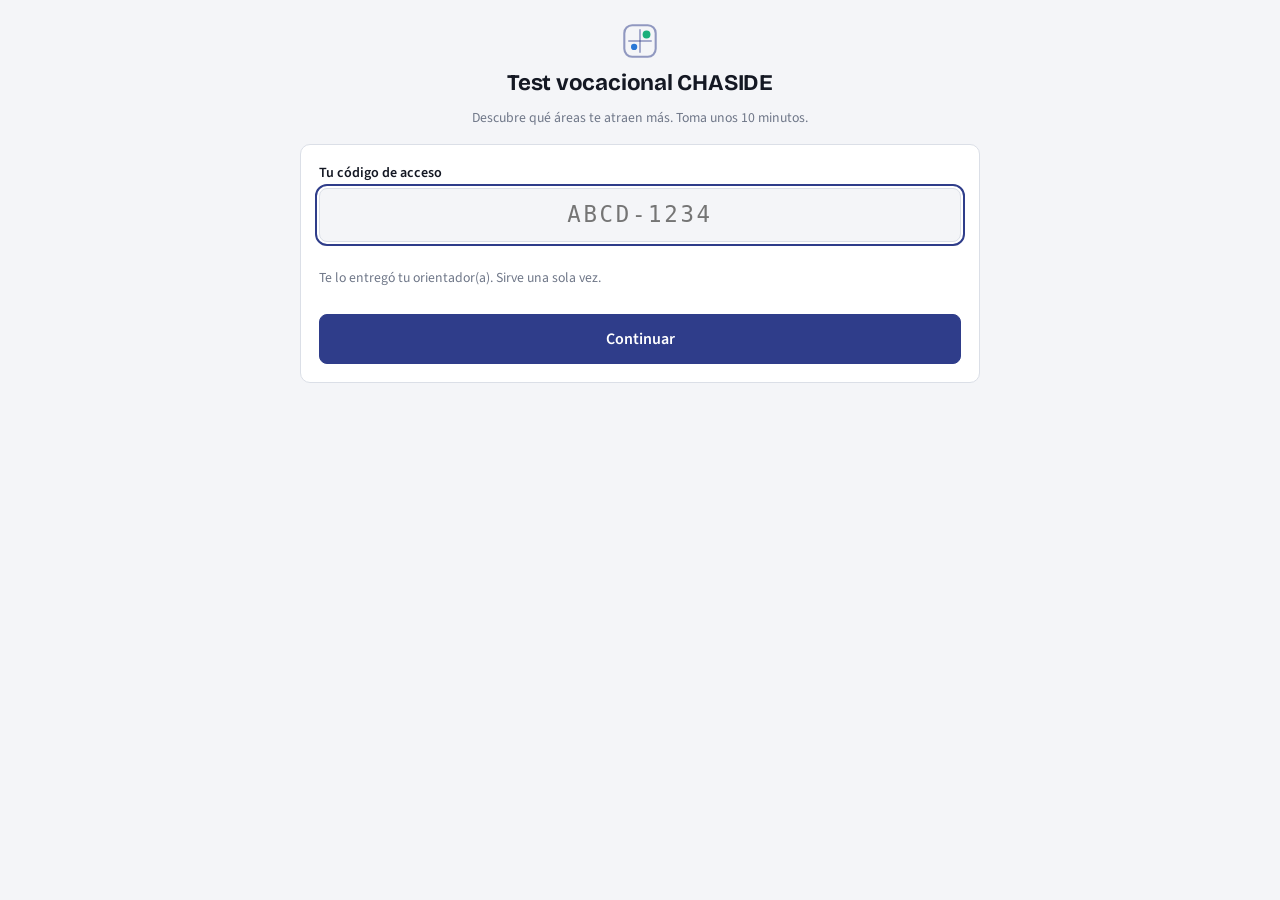
<file: web/chaside.html>
<!doctype html>
<html lang="es"><head><meta charset="utf-8"><meta name="viewport" content="width=device-width, initial-scale=1, viewport-fit=cover">
<title>Test vocacional CHASIDE</title>
<meta name="theme-color" content="#2f3d8a"><link rel="manifest" href="/manifest.json"><link rel="icon" href="/icono.svg" type="image/svg+xml"><link rel="apple-touch-icon" href="/icono-180.png">
<link rel="preconnect" href="https://fonts.googleapis.com"><link rel="preconnect" href="https://fonts.gstatic.com" crossorigin>
<link rel="stylesheet" href="https://fonts.googleapis.com/css2?family=Bricolage+Grotesque:opsz,wght@12..96,500..800&family=Source+Sans+3:wght@400;600;700&display=swap">
<link rel="stylesheet" href="estilo.css"></head>
<body class="pagina-sola test-est">
<main class="caja-sola ancha" id="app" aria-live="polite">
  <noscript>Esta página necesita JavaScript.</noscript>
</main>
<script src="chaside.js"></script>
</body></html>
</file>
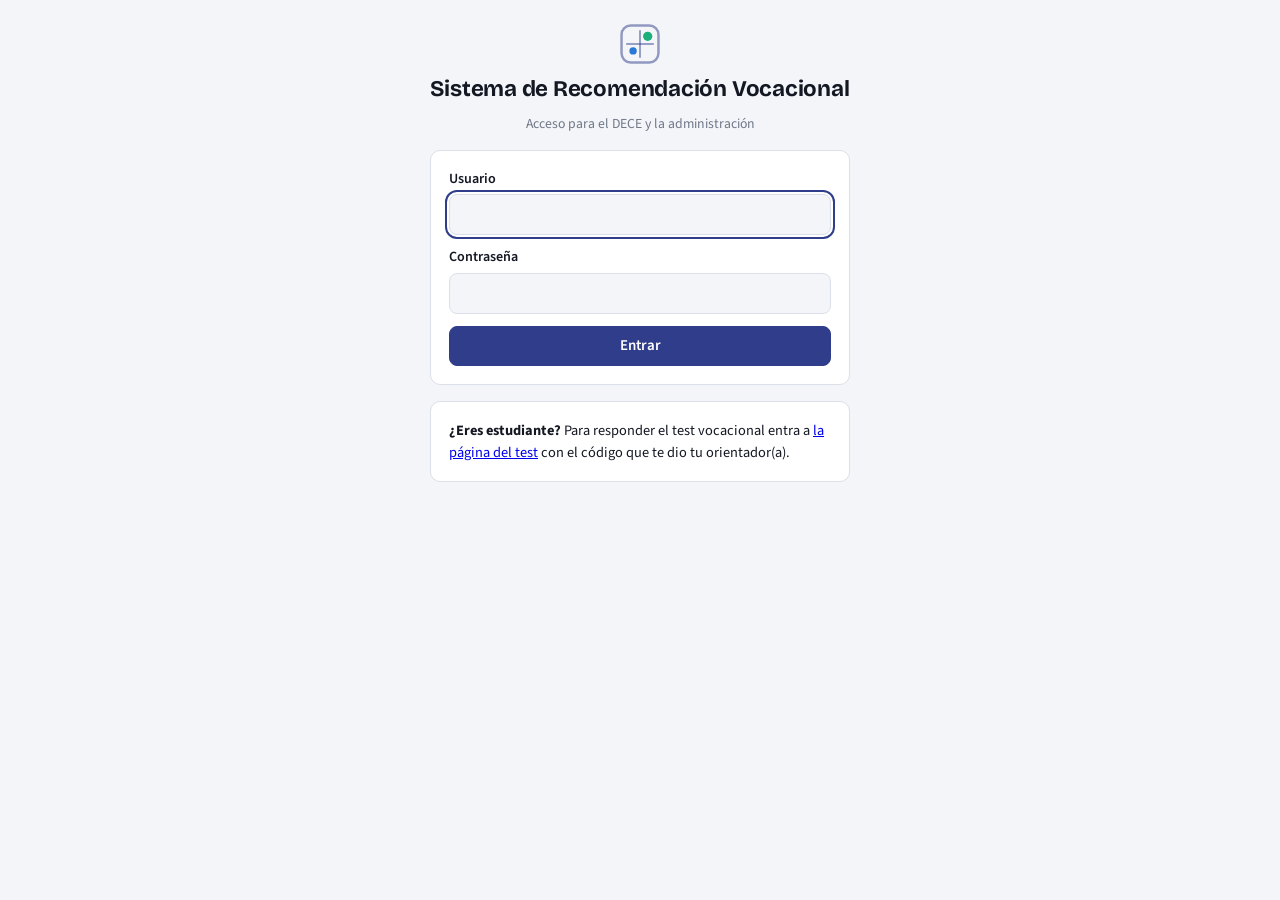
<file: web/entrar.html>
<!doctype html>
<html lang="es"><head><meta charset="utf-8"><meta name="viewport" content="width=device-width, initial-scale=1, viewport-fit=cover">
<title>Entrar · Sistema Vocacional</title>
<meta name="theme-color" content="#2f3d8a"><link rel="manifest" href="/manifest.json"><link rel="icon" href="/icono.svg" type="image/svg+xml"><link rel="apple-touch-icon" href="/icono-180.png">
<link rel="preconnect" href="https://fonts.googleapis.com"><link rel="preconnect" href="https://fonts.gstatic.com" crossorigin>
<link rel="stylesheet" href="https://fonts.googleapis.com/css2?family=Bricolage+Grotesque:opsz,wght@12..96,500..800&family=Source+Sans+3:wght@400;600;700&display=swap">
<link rel="stylesheet" href="estilo.css"></head>
<body class="pagina-sola">
<main class="caja-sola">
  <div class="marca-sola">
    <svg width="40" height="40" viewBox="0 0 26 26" aria-hidden="true">
      <rect x="1" y="1" width="24" height="24" rx="6" fill="none" stroke="currentColor" stroke-width="1.6" opacity="0.5"/>
      <line x1="13" y1="4" x2="13" y2="22" stroke="currentColor" stroke-width="1.2" opacity="0.5"/>
      <line x1="4" y1="13" x2="22" y2="13" stroke="currentColor" stroke-width="1.2" opacity="0.5"/>
      <circle cx="18" cy="8" r="3" fill="var(--z-vc)"/><circle cx="8.5" cy="17.5" r="2.4" fill="var(--z-tn)"/>
    </svg>
    <h1>Sistema de Recomendación Vocacional</h1>
    <p class="sutil">Acceso para el DECE y la administración</p>
  </div>
  <form class="panel g-form" id="f" novalidate>
    <label>Usuario <input name="usuario" type="email" autocomplete="username" required autofocus></label>
    <label>Contraseña <input name="clave" type="password" autocomplete="current-password" required></label>
    <p class="g-error" id="err" role="alert" hidden></p>
    <button class="boton" id="b">Entrar</button>
  </form>
  <div class="panel aviso-est">
    <b>¿Eres estudiante?</b> Para responder el test vocacional entra a <a href="/chaside">la página del test</a> con el código que te dio tu orientador(a).
  </div>
</main>
<script src="entrar.js"></script>
</body></html>
</file>
<file: web/estilo.css>
[hidden] { display: none !important; }
/* Layout: barra superior + selector de caso (combo) + expediente del estudiante, panel de cohorte o carga de datos, en una sola columna centrada */
:root {
  --bg: #f4f5f8;
  --surface: #ffffff;
  --surface-2: #eceef3;
  --line: #dbdfe7;
  --fg: #141823;
  --fg-2: #4a5263;
  --fg-3: #6f7788;
  --accent: #2f3d8a;
  --accent-soft: #e5e8f6;
  --z-vc: #1baf7a;   /* vocación consolidada */
  --z-if: #eda100;   /* interés a fortalecer */
  --z-tn: #2a78d6;   /* talento no explorado */
  --z-np: #a3a9b5;   /* no prioritaria */
  --warn: #b77800;
  --crit: #c23434;
  --font-display: "Bricolage Grotesque", "Avenir Next", "Segoe UI", sans-serif;
  --font-body: "Source Sans 3", "Segoe UI", system-ui, sans-serif;
  --font-data: "JetBrains Mono", ui-monospace, "SFMono-Regular", Menlo, monospace;
  --r: 10px;
}
@media (prefers-color-scheme: dark) {
  :root:not([data-theme="light"]) {
    --bg: #111318; --surface: #191c23; --surface-2: #222631; --line: #2d3240;
    --fg: #eef0f5; --fg-2: #b7bdca; --fg-3: #8b92a3;
    --accent: #9eabf2; --accent-soft: #252b47;
    --z-vc: #199e70; --z-if: #c98500; --z-tn: #3987e5; --z-np: #5d6372;
    --warn: #fab219; --crit: #e66767;
    color-scheme: dark;
  }
}
:root[data-theme="dark"] {
  --bg: #111318; --surface: #191c23; --surface-2: #222631; --line: #2d3240;
  --fg: #eef0f5; --fg-2: #b7bdca; --fg-3: #8b92a3;
  --accent: #9eabf2; --accent-soft: #252b47;
  --z-vc: #199e70; --z-if: #c98500; --z-tn: #3987e5; --z-np: #5d6372;
  --warn: #fab219; --crit: #e66767;
  color-scheme: dark;
}

* { box-sizing: border-box; }
body { background: var(--bg); color: var(--fg); font-family: var(--font-body); font-size: 15px; line-height: 1.5; margin: 0; }
h1, h2, h3 { font-family: var(--font-display); text-wrap: balance; margin: 0; letter-spacing: -0.01em; }
h2 { font-size: 1.15rem; font-weight: 650; }
h3 { font-size: 0.98rem; font-weight: 600; }
button, input, select { font: inherit; color: inherit; }
:focus-visible { outline: 2px solid var(--accent); outline-offset: 2px; }
.mono { font-family: var(--font-data); font-variant-numeric: tabular-nums; }
.num { font-variant-numeric: tabular-nums; }
.etiqueta { font-size: 0.72rem; text-transform: uppercase; letter-spacing: 0.07em; color: var(--fg-3); font-weight: 600; }
.sutil { color: var(--fg-3); font-size: 0.86rem; }

/* ── Barra superior ── */
.barra { position: sticky; top: env(safe-area-inset-top, 0px); z-index: 20; background: var(--surface); border-bottom: 1px solid var(--line);
  padding: 10px 16px; display: flex; flex-wrap: wrap; align-items: center; gap: 10px 20px; }
.marca { display: flex; align-items: center; gap: 10px; }
.marca h1 { font-size: 1.12rem; font-weight: 700; }
.marca svg { flex: none; }
.estado { font-size: 0.82rem; color: var(--fg-3); }
.estado b { color: var(--fg-2); font-weight: 600; }
.pestanas { display: flex; gap: 4px; margin-left: auto; background: var(--surface-2); border-radius: 999px; padding: 3px; }
.pestanas button { border: 0; background: transparent; padding: 6px 14px; border-radius: 999px; cursor: pointer; font-weight: 600; font-size: 0.88rem; color: var(--fg-2); }
.pestanas button[aria-selected="true"] { background: var(--surface); color: var(--fg); box-shadow: 0 1px 2px rgb(0 0 0 / 0.12); }

/* ── Estructura ── */
.contenido { max-width: 1320px; margin-inline: auto; padding-block: 20px 48px; padding-inline: 24px; min-width: 0; display: flex; flex-direction: column; gap: 22px; }
@media (max-width: 700px) { .contenido { padding-inline: 16px; } .pestanas { margin-left: 0; } }

/* ── Selector de caso (combo) ── */
.selector { display: flex; flex-wrap: wrap; align-items: flex-end; gap: 12px 22px; background: var(--surface); border: 1px solid var(--line); border-radius: var(--r); padding: 14px 16px; }
.combo { display: flex; flex-direction: column; gap: 4px; flex: 1 1 340px; min-width: 0; max-width: 560px; }
.combo-campo { position: relative; display: flex; }
.combo-campo input { flex: 1; min-width: 0; padding: 9px 40px 9px 12px; border: 1px solid var(--line); border-radius: 8px; background: var(--bg); font-weight: 600; }
.combo-abrir { position: absolute; right: 4px; top: 4px; bottom: 4px; width: 32px; border: 0; background: transparent; cursor: pointer; color: var(--fg-2); border-radius: 6px; }
.combo-abrir:hover { background: var(--surface-2); }
.opciones { position: absolute; top: calc(100% + 4px); left: 0; right: 0; z-index: 30; list-style: none; margin: 0; padding: 4px; background: var(--surface); border: 1px solid var(--line); border-radius: 10px; box-shadow: 0 10px 28px rgb(0 0 0 / 0.16); max-height: 360px; overflow-y: auto; }
.opciones li { padding: 7px 10px; border-radius: 7px; cursor: pointer; display: grid; grid-template-columns: minmax(0, 1fr) auto; gap: 0 10px; align-items: center; }
.opciones li[aria-selected="true"], .opciones li:hover { background: var(--accent-soft); }
.opciones .n { font-weight: 600; white-space: nowrap; overflow: hidden; text-overflow: ellipsis; }
.opciones .s { grid-column: 1 / -1; font-size: 0.78rem; color: var(--fg-3); white-space: nowrap; overflow: hidden; text-overflow: ellipsis; }
.opciones .vacio { padding: 14px; cursor: default; }
.nav-caso { display: flex; align-items: center; gap: 8px; }
.flecha { width: 34px; height: 34px; border: 1px solid var(--line); background: var(--surface); border-radius: 8px; cursor: pointer; font-size: 1.1rem; line-height: 1; color: var(--fg-2); }
.flecha:hover { border-color: var(--accent); color: var(--accent); }
.filtros { display: flex; flex-wrap: wrap; gap: 6px; }
.chip-f { border: 1px solid var(--line); background: transparent; border-radius: 999px; padding: 4px 11px; font-size: 0.8rem; cursor: pointer; color: var(--fg-2); }
.chip-f[aria-pressed="true"] { background: var(--accent-soft); border-color: var(--accent); color: var(--fg); }
.contador { font-size: 0.8rem; color: var(--fg-3); font-variant-numeric: tabular-nums; min-width: 72px; text-align: center; }
.firma { display: inline-flex; gap: 2px; }
.firma i { width: 7px; height: 14px; border-radius: 2px; display: block; }

/* ── Las 3 profesiones (figuras) ── */
.figuras { display: grid; grid-template-columns: repeat(3, minmax(0, 1fr)); gap: 14px; }
.figura { display: grid; grid-template-columns: 96px minmax(0, 1fr); gap: 12px; align-items: center; padding: 14px; border-radius: var(--r); background: var(--surface-2); }
.figura svg { width: 100%; height: auto; display: block; filter: drop-shadow(0 5px 8px rgb(15 23 42 / 0.14)); }
.figura .k { font-size: 0.7rem; letter-spacing: 0.08em; text-transform: uppercase; color: var(--fg-3); font-weight: 700; }
.figura .nm { font-family: var(--font-display); font-weight: 700; font-size: 1.08rem; line-height: 1.2; margin: 3px 0 6px; text-wrap: balance; }
.figura .pc { font-family: var(--font-data); font-weight: 700; font-size: 1.35rem; }
.figura .pc small { font-size: 0.6em; color: var(--fg-3); font-family: var(--font-body); font-weight: 600; }
.figura .mt { font-size: 0.78rem; color: var(--fg-3); }
@media (max-width: 1000px) { .figuras { grid-template-columns: minmax(0, 1fr); } }

/* ── Fuente de datos ── */
.subtabs { display: flex; gap: 4px; border-bottom: 1px solid var(--line); margin-bottom: 14px; flex-wrap: wrap; }
.subtabs button { border: 0; background: transparent; padding: 8px 12px; cursor: pointer; font-weight: 600; color: var(--fg-3); border-bottom: 2px solid transparent; margin-bottom: -1px; }
.subtabs button[aria-selected="true"] { color: var(--fg); border-bottom-color: var(--accent); }
.anio { border: 1px solid var(--line); border-radius: 8px; }
.anio + .anio { margin-top: 8px; }
.anio summary { cursor: pointer; padding: 10px 14px; display: flex; justify-content: space-between; gap: 10px; flex-wrap: wrap; font-weight: 600; }
.anio summary .sutil { font-weight: 400; }
table.notas { border-collapse: collapse; width: 100%; font-size: 0.86rem; }
table.notas th, table.notas td { padding: 6px 12px; border-top: 1px solid var(--line); text-align: left; }
table.notas th { font-size: 0.72rem; text-transform: uppercase; letter-spacing: 0.06em; color: var(--fg-3); font-weight: 600; }
table.notas td.n, table.notas th.n { text-align: right; font-family: var(--font-data); font-variant-numeric: tabular-nums; }
table.notas tr.fuera td { color: var(--fg-3); }
.nota-pill { display: inline-block; min-width: 44px; text-align: center; padding: 1px 6px; border-radius: 5px; font-weight: 700; }
.areas-mini { font-family: var(--font-data); font-size: 0.78rem; letter-spacing: 0.05em; color: var(--fg-2); }
.estado-m { font-size: 0.74rem; color: var(--fg-3); }
.chaside-grid { display: grid; grid-template-columns: minmax(0, 220px) minmax(0, 1fr) 54px minmax(0, 1fr) 46px; gap: 8px 12px; align-items: center; font-size: 0.86rem; }
.chaside-grid .h { font-size: 0.72rem; text-transform: uppercase; letter-spacing: 0.06em; color: var(--fg-3); font-weight: 600; }
.puntos { display: flex; gap: 3px; flex-wrap: wrap; }
.puntos i { width: 11px; height: 11px; border-radius: 3px; background: var(--surface-2); border: 1px solid var(--line); display: block; }
.puntos i.si { background: var(--accent); border-color: var(--accent); }
@media (max-width: 700px) { .chaside-grid { grid-template-columns: minmax(0, 1fr) auto 40px; } .chaside-grid .apt { display: none; } }

/* ── Tarjetas / paneles ── */
.panel { background: var(--surface); border: 1px solid var(--line); border-radius: var(--r); padding: 18px; min-width: 0; }
.panel-cab { display: flex; flex-wrap: wrap; align-items: baseline; justify-content: space-between; gap: 6px 16px; margin-bottom: 12px; }
.rejilla-2 { display: grid; grid-template-columns: minmax(0, 1.05fr) minmax(0, 1fr); gap: 22px; }
@media (max-width: 1150px) { .rejilla-2 { grid-template-columns: minmax(0, 1fr); } }

/* ── Ficha ── */
.ficha { display: flex; flex-wrap: wrap; gap: 14px 28px; align-items: flex-end; }
.ficha .ident { display: flex; flex-direction: column; gap: 2px; }
.ficha .ident .nombre { font-family: var(--font-display); font-size: 1.9rem; font-weight: 700; letter-spacing: -0.02em; line-height: 1.1; }
.datos-ficha { display: flex; flex-wrap: wrap; gap: 8px 22px; }
.dato { display: flex; flex-direction: column; }
.dato .v { font-weight: 600; }
.alertas { display: flex; flex-direction: column; gap: 6px; width: 100%; }
.alerta { display: flex; gap: 8px; align-items: flex-start; font-size: 0.88rem; padding: 7px 10px; border-radius: 8px; background: var(--surface-2); }
.alerta svg { flex: none; margin-top: 2px; }
.alerta.critica svg { color: var(--crit); }
.alerta.aviso svg { color: var(--warn); }

/* ── Plano ── */
.plano-wrap { position: relative; }
.plano { width: 100%; height: auto; display: block; max-width: 560px; margin-inline: auto; }
.plano text { font-family: var(--font-body); }
.plano .eje { stroke: var(--line); }
.plano .eje-medio { stroke: var(--fg-3); stroke-dasharray: 3 4; }
.plano .tick { fill: var(--fg-3); font-size: 11px; }
.plano .cuad { fill: var(--fg-3); font-size: 11.5px; font-weight: 600; paint-order: stroke; stroke: var(--surface); stroke-width: 4px; }
.plano .bigote { stroke: var(--fg-3); stroke-width: 1.5; opacity: 0.55; }
.plano .punto { cursor: pointer; }
.plano .punto circle { stroke: var(--surface); stroke-width: 2; }
.plano .punto.sel circle.anillo { stroke: var(--fg); stroke-width: 2; fill: none; }
.plano .letra { font-family: var(--font-data); font-size: 11px; font-weight: 700; fill: #fff; pointer-events: none; }
.plano .letra.oscura { fill: var(--fg); }
.leyenda { display: flex; flex-wrap: wrap; gap: 6px 16px; font-size: 0.82rem; color: var(--fg-2); }
.leyenda span { display: inline-flex; align-items: center; gap: 6px; }
.sw { width: 11px; height: 11px; border-radius: 50%; display: inline-block; flex: none; }
.sw.ind { background: transparent; border: 2px dashed var(--fg-3); }

/* ── Áreas ── */
.areas { display: flex; flex-direction: column; gap: 4px; }
.area { display: grid; grid-template-columns: 26px minmax(0, 1fr) auto; gap: 4px 12px; padding: 9px 8px; border-radius: 8px; cursor: pointer; border: 1px solid transparent; background: transparent; text-align: left; width: 100%; }
.area:hover { background: var(--surface-2); }
.area[aria-pressed="true"] { border-color: var(--line); background: var(--surface-2); }
.area .cod { font-family: var(--font-data); font-weight: 700; font-size: 1rem; align-self: start; }
.area .nom { font-weight: 600; font-size: 0.92rem; }
.barras { display: grid; grid-template-columns: 72px minmax(0, 1fr) 36px; gap: 3px 8px; align-items: center; font-size: 0.78rem; color: var(--fg-3); grid-column: 2 / 3; }
.pista { position: relative; height: 10px; background: var(--surface-2); border-radius: 5px; }
.area[aria-pressed="true"] .pista, .area:hover .pista { background: var(--surface); }
.pista .rango { position: absolute; top: 2px; bottom: 2px; background: var(--accent-soft); border: 1px solid var(--accent); border-radius: 4px; opacity: 0.9; }
.pista .pto { position: absolute; top: -2px; width: 4px; height: 14px; margin-left: -2px; background: var(--accent); border-radius: 2px; }
.pista .medio { position: absolute; left: 50%; top: -3px; bottom: -3px; width: 1px; background: var(--fg-3); opacity: 0.5; }
.zona { display: inline-flex; align-items: center; gap: 6px; font-size: 0.78rem; font-weight: 600; padding: 3px 9px; border-radius: 999px; background: var(--surface-2); white-space: nowrap; }
.area-der { display: flex; flex-direction: column; align-items: flex-end; gap: 4px; }
.certeza { font-size: 0.75rem; color: var(--fg-3); }

/* ── Detalle de área ── */
.detalle { display: grid; grid-template-columns: repeat(auto-fit, minmax(220px, 1fr)); gap: 18px; }
.prob { display: grid; grid-template-columns: minmax(0, 1fr) 90px 48px; gap: 6px 8px; align-items: center; font-size: 0.84rem; }
.prob .b { height: 8px; border-radius: 4px; background: var(--surface-2); position: relative; overflow: hidden; }
.prob .b i { position: absolute; inset: 0 auto 0 0; border-radius: 4px; }
.aporte { display: grid; grid-template-columns: 110px minmax(0, 1fr) 46px; gap: 6px 8px; align-items: center; font-size: 0.84rem; }
.div { position: relative; height: 10px; }
.div::before { content: ""; position: absolute; left: 50%; top: -3px; bottom: -3px; width: 1px; background: var(--fg-3); }
.div i { position: absolute; top: 1px; bottom: 1px; border-radius: 3px; background: var(--accent); }
.materias { list-style: none; padding: 0; margin: 0; display: flex; flex-direction: column; gap: 4px; font-size: 0.86rem; }
.materias li { display: flex; justify-content: space-between; gap: 10px; }

/* ── Carreras ── */
.controles { display: flex; flex-wrap: wrap; gap: 10px 20px; align-items: center; font-size: 0.86rem; }
.controles label { display: flex; align-items: center; gap: 8px; color: var(--fg-2); }
.controles input[type="range"] { accent-color: var(--accent); width: 140px; }
.controles select { padding: 4px 8px; border: 1px solid var(--line); border-radius: 6px; background: var(--surface); }
.nota-beta { font-size: 0.8rem; color: var(--warn); }
.carreras { list-style: none; margin: 0; padding: 0; display: flex; flex-direction: column; }
.carrera { display: grid; grid-template-columns: 34px minmax(0, 1fr) minmax(140px, 240px) 92px; gap: 4px 16px; padding: 12px 4px; border-top: 1px solid var(--line); align-items: center; }
.carrera:first-child { border-top: 0; }
.carrera .pos { font-family: var(--font-data); color: var(--fg-3); font-size: 0.9rem; }
.carrera .cn { font-weight: 650; }
.carrera .meta { font-size: 0.8rem; color: var(--fg-3); }
.carrera .razon { grid-column: 2 / -1; font-size: 0.84rem; color: var(--fg-2); }
.carrera details { grid-column: 2 / -1; font-size: 0.82rem; color: var(--fg-3); }
.carrera summary { cursor: pointer; width: fit-content; }
.afin { display: flex; flex-direction: column; gap: 3px; }
.afin .val { font-family: var(--font-data); font-weight: 700; font-size: 0.95rem; }
.afin .b { position: relative; height: 8px; background: var(--surface-2); border-radius: 4px; }
.afin .b .r { position: absolute; top: 3px; height: 2px; background: var(--fg-3); }
.afin .b .p { position: absolute; top: 0; bottom: 0; left: 0; border-radius: 4px; background: var(--accent); }
.estab { display: flex; flex-direction: column; align-items: flex-end; gap: 2px; font-size: 0.78rem; }
.estab .pt { font-family: var(--font-data); font-weight: 700; font-size: 0.92rem; }
.pill { font-size: 0.72rem; font-weight: 600; padding: 2px 8px; border-radius: 999px; border: 1px solid var(--line); color: var(--fg-2); white-space: nowrap; }
.pill.alta { border-color: var(--z-vc); }
.pill.media { border-color: var(--z-if); }
@media (max-width: 640px) {
  .carrera { grid-template-columns: 28px minmax(0, 1fr) 80px; }
  .carrera .afin { grid-column: 2 / 3; }
  .carrera .estab { grid-column: 3; grid-row: 1; }
}

/* ── Trayectoria ── */
.multiples { display: grid; grid-template-columns: repeat(auto-fill, minmax(118px, 1fr)); gap: 14px; }
.mini { display: flex; flex-direction: column; gap: 4px; }
.mini svg { width: 100%; height: auto; display: block; }
.mini .t { font-size: 0.8rem; display: flex; justify-content: space-between; gap: 6px; }
.mini .t b { font-family: var(--font-data); }
.mini .t span { white-space: nowrap; overflow: hidden; text-overflow: ellipsis; min-width: 0; }
.mini path.l { fill: none; stroke: var(--accent); stroke-width: 2; }
.mini path.a { fill: var(--accent); opacity: 0.1; }
.mini line.g { stroke: var(--line); }
.mini line.m { stroke: var(--fg-3); stroke-dasharray: 2 3; opacity: 0.6; }
.mini text { fill: var(--fg-3); font-size: 10px; font-family: var(--font-body); }
.mini circle { fill: var(--accent); stroke: var(--surface); stroke-width: 2; }
.mini .hit { fill: transparent; stroke: none; cursor: default; }

/* ── Cohorte ── */
.tiles { display: grid; grid-template-columns: repeat(auto-fit, minmax(160px, 1fr)); gap: 12px; }
.tile { background: var(--surface); border: 1px solid var(--line); border-radius: var(--r); padding: 14px 16px; display: flex; flex-direction: column; gap: 2px; }
.tile .v { font-family: var(--font-display); font-size: 1.7rem; font-weight: 700; line-height: 1.15; font-variant-numeric: tabular-nums; }
.tile .d { font-size: 0.8rem; color: var(--fg-3); }
.apilado { display: flex; flex-direction: column; gap: 8px; }
.fila-ap { display: grid; grid-template-columns: 200px minmax(0, 1fr); gap: 12px; align-items: center; font-size: 0.86rem; }
.barra-ap { display: flex; gap: 2px; height: 20px; }
.barra-ap i { display: block; height: 100%; min-width: 0; }
.barra-ap i:first-child { border-radius: 4px 0 0 4px; }
.barra-ap i:last-child { border-radius: 0 4px 4px 0; }
.hatch { background: repeating-linear-gradient(45deg, var(--surface-2) 0 4px, var(--fg-3) 4px 5px) !important; opacity: 0.8; }
@media (max-width: 640px) { .fila-ap { grid-template-columns: minmax(0, 1fr); gap: 4px; } }
.barras-h { display: flex; flex-direction: column; gap: 6px; }
.bh { display: grid; grid-template-columns: minmax(0, 260px) minmax(0, 1fr) 40px; gap: 10px; align-items: center; font-size: 0.85rem; }
.bh .n { white-space: nowrap; overflow: hidden; text-overflow: ellipsis; }
.bh .t { height: 12px; background: var(--surface-2); border-radius: 0 4px 4px 0; position: relative; }
.bh .t i { position: absolute; inset: 0 auto 0 0; background: var(--accent); border-radius: 0 4px 4px 0; }
@media (max-width: 640px) { .bh { grid-template-columns: minmax(0, 1fr) 90px 34px; } }
.tabla-wrap { overflow-x: auto; }
.ficticio { font-size: 0.72rem; font-weight: 600; color: var(--fg-3); border: 1px dashed var(--fg-3); border-radius: 999px; padding: 1px 8px; }
table.met { border-collapse: collapse; font-size: 0.86rem; width: 100%; }
table.met th, table.met td { text-align: left; padding: 7px 10px; border-bottom: 1px solid var(--line); }
table.met td.num, table.met th.num { text-align: right; font-family: var(--font-data); }

/* ── Cargar ── */
.cargar { display: flex; flex-direction: column; gap: 14px; max-width: 760px; }
.soltar { border: 2px dashed var(--line); border-radius: var(--r); padding: 28px; text-align: center; display: flex; flex-direction: column; gap: 10px; align-items: center; background: var(--surface); }
.soltar.sobre { border-color: var(--accent); background: var(--accent-soft); }
.boton { border: 1px solid var(--accent); background: var(--accent); color: var(--surface); padding: 8px 16px; border-radius: 8px; cursor: pointer; font-weight: 600; }
.boton.sec { background: transparent; color: var(--accent); }
.pasos { margin: 0; padding-left: 20px; display: flex; flex-direction: column; gap: 6px; color: var(--fg-2); }
code { font-family: var(--font-data); font-size: 0.85em; background: var(--surface-2); padding: 1px 5px; border-radius: 4px; }

/* ── Tooltip ── */
.tip { position: fixed; z-index: 50; pointer-events: none; background: var(--fg); color: var(--bg); font-size: 0.8rem; padding: 7px 10px; border-radius: 7px; max-width: 280px; line-height: 1.4; box-shadow: 0 4px 14px rgb(0 0 0 / 0.2); }
.tip b { font-weight: 700; }
.vacio { padding: 40px 20px; text-align: center; color: var(--fg-3); }
@media (prefers-reduced-motion: no-preference) { .afin .b .p, .pista .pto, .barra-ap i { transition: all 0.25s ease; } }

/* ── Expediente: Fuentes de datos (izq.) + resultados (der.) ── */
.expediente { display: grid; grid-template-columns: 360px minmax(0, 1fr); gap: 22px; align-items: start; }
.col-fuentes { position: sticky; top: 70px; max-height: calc(100vh - 86px); overflow-y: auto; border-radius: var(--r); }
.col-resultados { display: flex; flex-direction: column; gap: 22px; min-width: 0; }
@media (max-width: 1100px) { .expediente { grid-template-columns: minmax(0, 1fr); } .col-fuentes { position: static; max-height: none; } }
.titulo-fuentes { font-size: 0.8rem; text-transform: uppercase; letter-spacing: 0.09em; color: var(--fg-2); margin-bottom: 8px; }
.col-fuentes .panel { padding: 14px; }
.col-fuentes .anio summary { padding: 8px 10px; align-items: center; }
.col-fuentes table.notas { font-size: 0.8rem; }
.col-fuentes table.notas th, .col-fuentes table.notas td { padding: 5px 8px; }
.col-fuentes table.notas td:first-child { max-width: 160px; }
.col-fuentes .multiples { grid-template-columns: repeat(2, minmax(0, 1fr)); gap: 8px 12px; }
.ficha-panel .ficha { align-items: flex-start; justify-content: space-between; }
.alertas { flex: 1 1 360px; }
.alerta { align-items: center; }
.alerta span { flex: 1; }
.mini-b { padding: 4px 10px; font-size: 0.78rem; }
.banner { margin-top: 14px; padding: 12px 14px; border-radius: 8px; background: var(--accent-soft); display: flex; flex-wrap: wrap; gap: 10px 18px; align-items: center; justify-content: space-between; font-size: 0.88rem; }
.banner-acc { display: flex; flex-wrap: wrap; gap: 8px; align-items: center; }
.check { display: inline-flex; gap: 6px; align-items: center; font-size: 0.84rem; cursor: pointer; }
.check input { accent-color: var(--accent); }
mark { background: color-mix(in srgb, var(--z-if) 40%, transparent); color: inherit; border-radius: 2px; }

/* ── Plano + lectura ── */
.plano-y-lectura { display: grid; grid-template-columns: minmax(0, 1.25fr) minmax(0, 1fr); gap: 22px; align-items: start; }
@media (max-width: 1250px) { .plano-y-lectura { grid-template-columns: minmax(0, 1fr); } }
.plano .cuad { fill: var(--fg-2); font-size: 12px; font-weight: 700; }
.plano .cuad-g { fill: var(--fg-3); font-size: 10.5px; }
.plano .eje-t { fill: var(--fg-2); font-size: 12px; font-weight: 600; font-family: var(--font-body); }
.plano .pastilla { fill: var(--surface); stroke-width: 1.5; }
.plano .palabra { font-family: var(--font-body); font-size: 11.5px; font-weight: 700; fill: var(--fg); pointer-events: none; }
.plano .nucleo { stroke: var(--surface); stroke-width: 2; }
.plano .hit { fill: transparent; }
.plano .punto.tenue { opacity: 0.55; }
.plano .punto:hover, .plano .punto:focus { opacity: 1; }
.lectura { display: flex; flex-direction: column; gap: 16px; padding-left: 4px; }
.lectura-cab { display: flex; flex-wrap: wrap; align-items: center; gap: 6px 10px; }
.lectura-cab .etiqueta, .lectura-cab h3 { flex-basis: 100%; }
.lectura-cab h3 { font-size: 1.2rem; }
.frase { margin: 0; font-size: 0.95rem; color: var(--fg-2); max-width: 46ch; }
.frase b { color: var(--fg); }
.bloque { display: flex; flex-direction: column; gap: 8px; }
.lectura .aporte { grid-template-columns: 140px minmax(0, 1fr) 46px; }

/* ── 7 áreas: barras limpias ── */
.areas-tabla { display: flex; flex-direction: column; }
.at-cab, .area-f { display: grid; grid-template-columns: minmax(0, 1.4fr) minmax(0, 1fr) minmax(0, 1fr) 150px; gap: 8px 18px; align-items: center; }
.at-cab { font-size: 0.72rem; text-transform: uppercase; letter-spacing: 0.07em; color: var(--fg-3); font-weight: 600; padding: 0 10px 6px; }
.area-f { border: 0; border-top: 1px solid var(--line); background: transparent; text-align: left; padding: 10px; cursor: pointer; width: 100%; border-radius: 0; }
.area-f:hover { background: var(--surface-2); }
.area-f[aria-pressed="true"] { background: var(--accent-soft); }
.area-f .nom { font-weight: 600; }
.bar { display: grid; grid-template-columns: minmax(0, 1fr) 28px; gap: 8px; align-items: center; }
.bar-t { position: relative; height: 12px; background: var(--surface-2); border-radius: 6px; overflow: hidden; }
.area-f[aria-pressed="true"] .bar-t { background: var(--surface); }
.bar-t i { position: absolute; inset: 0 auto 0 0; background: var(--accent); border-radius: 6px; }
.bar-m { position: absolute; left: 50%; top: 0; bottom: 0; width: 2px; margin-left: -1px; background: var(--surface); opacity: 0.9; }
.bar b { font-size: 0.85rem; text-align: right; }
.area-f .area-der { flex-direction: row; align-items: center; justify-content: flex-end; gap: 8px; }
@media (max-width: 700px) {
  .at-cab { display: none; }
  .area-f { grid-template-columns: minmax(0, 1fr) auto; }
  .area-f .bar { grid-column: 1 / -1; }
  .area-f .bar::before { font-size: 0.72rem; color: var(--fg-3); }
}

/* ── CHASIDE en la columna ── */
.ch-lista { display: flex; flex-direction: column; gap: 10px; }
.ch-fila { display: grid; grid-template-columns: 64px auto 1fr; gap: 4px 8px; align-items: center; font-size: 0.8rem; }
.ch-n { grid-row: span 2; font-weight: 700; font-size: 0.86rem; }
.ch-l { color: var(--fg-3); display: none; }
.ch-fila .puntos { grid-column: 2; }
.ch-v { grid-column: 3; color: var(--fg-2); }
.vacio-ch { display: flex; flex-direction: column; gap: 10px; align-items: flex-start; }

/* ── Hoja del test ── */
.capa { position: fixed; inset: 0; z-index: 60; background: rgb(10 12 20 / 0.55); display: flex; align-items: flex-start; justify-content: center; padding: max(16px, env(safe-area-inset-top, 0px)) 16px 16px; overflow-y: auto; }
.hoja { background: var(--surface); border-radius: 14px; width: min(860px, 100%); display: flex; flex-direction: column; max-height: calc(100vh - 32px); }
.hoja-cab { display: flex; justify-content: space-between; align-items: flex-start; padding: 18px 20px 8px; gap: 12px; }
.hoja-meta { display: flex; flex-wrap: wrap; gap: 10px 20px; align-items: center; padding: 0 20px 12px; font-size: 0.86rem; }
.hoja-meta label { display: flex; gap: 8px; align-items: center; }
.hoja-meta input, .hoja-meta select { padding: 5px 8px; border: 1px solid var(--line); border-radius: 6px; background: var(--bg); }
.progreso { height: 4px; background: var(--surface-2); }
.progreso i { display: block; height: 100%; width: 0; background: var(--accent); transition: width 0.2s; }
.items { list-style: none; margin: 0; padding: 12px 20px; overflow-y: auto; display: grid; grid-template-columns: repeat(auto-fill, minmax(150px, 1fr)); gap: 6px 14px; }
.items.con-texto { grid-template-columns: minmax(0, 1fr); }
.items li { display: flex; align-items: center; gap: 8px; padding: 5px 6px; border-radius: 7px; }
.items li:focus { outline: 2px solid var(--accent); outline-offset: 0; }
.items li.ok { background: var(--surface-2); }
.items .in { width: 26px; text-align: right; color: var(--fg-3); font-size: 0.82rem; }
.items .it { flex: 1; font-size: 0.9rem; }
.sn { display: inline-flex; border: 1px solid var(--line); border-radius: 7px; overflow: hidden; margin-left: auto; }
.sn button { border: 0; background: var(--surface); padding: 4px 10px; cursor: pointer; font-size: 0.82rem; font-weight: 600; color: var(--fg-2); }
.sn button + button { border-left: 1px solid var(--line); }
.sn button[aria-pressed="true"] { background: var(--accent); color: var(--surface); }
.hoja-pie { display: flex; flex-wrap: wrap; gap: 10px 14px; align-items: center; justify-content: flex-end; padding: 12px 20px; border-top: 1px solid var(--line); }
.hoja-pie #t-cuenta { margin-right: auto; }
.boton:disabled { opacity: 0.45; cursor: not-allowed; }
.aviso-flot { position: fixed; z-index: 70; left: 50%; bottom: calc(20px + env(safe-area-inset-bottom, 0px)); transform: translateX(-50%); background: var(--fg); color: var(--bg); padding: 10px 16px; border-radius: 10px; font-size: 0.88rem; max-width: min(560px, calc(100vw - 32px)); box-shadow: 0 6px 20px rgb(0 0 0 / 0.25); }

/* ── Ajustes de legibilidad ── */
.plano-y-lectura { grid-template-columns: minmax(0, 1.6fr) minmax(260px, 1fr); }
.plano { max-width: 640px; }
.plano .palabra { font-size: 13px; }
.plano .cuad { font-size: 13px; }
.plano .cuad-g { font-size: 11.5px; }
.plano .eje-t { font-size: 13px; }
.plano .tick { font-size: 12px; }
.figura { grid-template-columns: minmax(0, 1fr); justify-items: center; text-align: center; padding: 16px 12px; }
.figura > div:first-child { width: 92px; }
.ch-fila { grid-template-columns: 104px auto 1fr; }

/* ── Test con preguntas ── */
.instruccion { margin: 0; padding: 0 20px 10px; font-size: 0.9rem; color: var(--fg-2); }
.aviso-proto { margin: 0 20px 12px; padding: 8px 12px; border-radius: 8px; font-size: 0.82rem; background: color-mix(in srgb, var(--z-if) 16%, transparent); color: var(--fg-2); }
.cuerpo-test { overflow-y: auto; flex: 1; }
.preguntas { list-style: none; margin: 0; padding: 14px 20px; display: flex; flex-direction: column; gap: 10px; }
.preguntas li { display: grid; grid-template-columns: 30px minmax(0, 1fr) auto; gap: 12px; align-items: center; padding: 14px; border: 1px solid var(--line); border-radius: 10px; }
.preguntas li:focus { outline: 2px solid var(--accent); outline-offset: 1px; }
.preguntas li.ok { background: var(--surface-2); }
.preguntas .pn { color: var(--fg-3); font-size: 0.85rem; }
.preguntas .pt { font-size: 1rem; line-height: 1.4; }
.sn.grande button { padding: 9px 20px; font-size: 0.95rem; }
@media (max-width: 600px) { .preguntas li { grid-template-columns: 24px minmax(0, 1fr); } .preguntas .sn { grid-column: 1 / -1; justify-self: end; } }
.segmento { display: inline-flex; background: var(--surface-2); border-radius: 999px; padding: 3px; gap: 2px; flex-wrap: wrap; }
.segmento button { border: 0; background: transparent; padding: 6px 12px; border-radius: 999px; cursor: pointer; font-weight: 600; font-size: 0.82rem; color: var(--fg-2); }
.segmento button[aria-checked="true"] { background: var(--surface); color: var(--fg); box-shadow: 0 1px 2px rgb(0 0 0 / 0.12); }
.enfoque-ayuda { margin: -4px 0 6px; }

/* ═════════ Servidor: cabecera de usuario, gestión, acceso y test del estudiante ═════════ */
.usuario { position: relative; margin-left: 4px; }
.usuario-b { display: flex; align-items: center; gap: 8px; background: transparent; border: 1px solid var(--line); border-radius: 999px; padding: 3px 10px 3px 3px; cursor: pointer; }
.usuario-ini { width: 28px; height: 28px; border-radius: 50%; background: var(--accent-soft); color: var(--accent); display: grid; place-items: center; font-weight: 700; }
.usuario-n { display: flex; flex-direction: column; line-height: 1.1; text-align: left; font-size: 0.82rem; }
.usuario-n small { color: var(--fg-3); font-size: 0.7rem; }
.usuario-menu { position: absolute; right: 0; top: calc(100% + 6px); background: var(--surface); border: 1px solid var(--line); border-radius: 10px; box-shadow: 0 8px 24px rgb(0 0 0 / 0.15); display: flex; flex-direction: column; min-width: 180px; z-index: 40; overflow: hidden; }
.usuario-menu button { background: none; border: 0; text-align: left; padding: 10px 14px; cursor: pointer; }
.usuario-menu button:hover { background: var(--surface-2); }
@media (max-width: 700px) { .usuario-n { display: none; } .usuario-b { padding: 3px; } }

.ficha-der { display: flex; flex-direction: column; align-items: flex-end; gap: 8px; }

.gestion { display: flex; flex-direction: column; gap: 16px; }
.g-nav { display: flex; gap: 6px; flex-wrap: wrap; }
.g-nav button { background: transparent; border: 1px solid var(--line); border-radius: 999px; padding: 6px 14px; cursor: pointer; color: var(--fg-2); font-size: 0.88rem; }
.g-nav button[aria-current="page"] { background: var(--accent); border-color: var(--accent); color: var(--surface); }
.g-barra { display: flex; flex-wrap: wrap; gap: 10px; align-items: center; margin-bottom: 10px; }
.g-barra input[type=search], #b-q { flex: 1 1 220px; min-width: 0; padding: 8px 12px; border: 1px solid var(--line); border-radius: 8px; background: var(--bg); }
.g-acciones { display: flex; flex-wrap: wrap; gap: 10px; align-items: center; padding: 10px 12px; background: var(--surface-2); border-radius: 8px; margin-bottom: 10px; min-height: 48px; }
.g-tabla td { vertical-align: top; }
.estado-b { display: inline-block; font-size: 0.75rem; font-weight: 600; padding: 2px 9px; border-radius: 999px; white-space: nowrap; }
.estado-b.ok { background: color-mix(in srgb, var(--z-vc) 18%, transparent); color: var(--z-vc); }
.estado-b.pend { background: color-mix(in srgb, var(--z-if) 20%, transparent); color: var(--warn); }
.estado-b.mal { background: color-mix(in srgb, var(--crit) 15%, transparent); color: var(--crit); }
.estado-b.nada { background: var(--surface-2); color: var(--fg-3); }
.g-form { display: flex; flex-direction: column; gap: 12px; }
.g-form label { display: flex; flex-direction: column; gap: 4px; font-weight: 600; font-size: 0.88rem; }
.g-form input, .g-form select, .g-reglas input, .g-reglas select, .g-probar input { padding: 9px 11px; border: 1px solid var(--line); border-radius: 8px; background: var(--bg); font-weight: 400; min-width: 0; }
.g-hoja { padding: 0 0 4px; }
.g-hoja .g-form, .g-hoja .g-imprimible { padding: 4px 20px 8px; overflow-y: auto; }
.g-error { color: var(--crit); }
.g-lista { margin: 6px 0; padding-left: 20px; }
.g-lista li { margin: 3px 0; }
.g-fila-b { display: flex; flex-wrap: wrap; gap: 8px; align-items: center; }
.g-cargas { display: grid; grid-template-columns: repeat(auto-fit, minmax(260px, 1fr)); gap: 16px; }
.g-carga { display: flex; flex-direction: column; gap: 8px; }
.g-carga p { margin: 0; }
.g-carga .g-fila-b, .g-carga > .g-subir { margin-top: auto; }
.g-subir { display: inline-block; text-align: center; }
.g-resultado { margin-top: 16px; }
.g-prog { margin: 10px 0 4px; }
.g-vacio { text-align: left; }
.g-meta { display: inline-block; width: 110px; height: 8px; border-radius: 4px; background: var(--surface-2); vertical-align: middle; margin-right: 8px; overflow: hidden; }
.g-meta i { display: block; height: 100%; background: var(--accent); }
.g-reglas input.r-w { width: 52px; text-align: right; }
.g-reglas input.r-pat { width: 100%; min-width: 220px; }
.g-reglas input.r-just { min-width: 200px; }
.g-mover { white-space: nowrap; }
.g-mover button { background: none; border: 1px solid var(--line); border-radius: 6px; width: 28px; height: 28px; cursor: pointer; }
.g-probar { display: flex; flex-wrap: wrap; gap: 12px; align-items: flex-end; margin-bottom: 12px; }
.g-probar label { display: flex; flex-direction: column; gap: 4px; font-size: 0.88rem; font-weight: 600; }
.codigo-g { font-weight: 700; letter-spacing: 0.08em; font-size: 1.05rem; }
.tarjetas { display: none; }

/* Impresión de tarjetas con códigos: solo se imprime la hoja */
@media print {
  body.imprimiendo > *:not(.capa) { display: none !important; }
  body.imprimiendo .capa { position: static; background: none; padding: 0; }
  body.imprimiendo .hoja { box-shadow: none; max-height: none; width: 100% !important; }
  body.imprimiendo .hoja-cab, body.imprimiendo .hoja-pie, body.imprimiendo .g-imprimible > p, body.imprimiendo .g-imprimible > table { display: none; }
  body.imprimiendo .tarjetas { display: grid; grid-template-columns: 1fr 1fr; gap: 8mm; }
  body.imprimiendo .tarjeta { border: 1px dashed #999; border-radius: 4mm; padding: 6mm; display: flex; flex-direction: column; gap: 2mm; break-inside: avoid; color: #000; }
}

/* Páginas de acceso y test del estudiante */
.pagina-sola { min-height: 100vh; display: flex; justify-content: center; padding: 24px 16px calc(24px + env(safe-area-inset-bottom, 0px)); }
.caja-sola { width: min(420px, 100%); display: flex; flex-direction: column; gap: 16px; }
.caja-sola.ancha { width: min(680px, 100%); }
.marca-sola { text-align: center; display: flex; flex-direction: column; align-items: center; gap: 8px; color: var(--accent); }
.marca-sola h1 { color: var(--fg); font-size: 1.4rem; }
.marca-sola p { margin: 0; }
.aviso-est { font-size: 0.9rem; }
.grande-b { padding: 12px 18px; font-size: 1rem; }
.codigo-in { font-family: var(--font-data); font-size: 1.4rem !important; letter-spacing: 0.12em; text-align: center; text-transform: uppercase; }
.test-intro { display: flex; flex-direction: column; gap: 12px; }
.test-intro p { margin: 0; }
.test-cab { display: flex; justify-content: space-between; }
.test-preg { padding: 0; }
.test-preg li { grid-template-columns: minmax(0, 1fr) auto; padding: 14px 12px; }
.test-preg .pt { font-size: 1.02rem; }
.test-pie { display: flex; justify-content: space-between; gap: 10px; position: sticky; bottom: 0; padding: 12px 0 calc(12px + env(safe-area-inset-bottom, 0px)); background: var(--bg); }
.test-pie .boton { flex: 1; padding: 12px; }
@media (max-width: 520px) {
  .test-preg li { grid-template-columns: 1fr; gap: 10px; }
  .test-preg .sn.grande { display: grid; grid-template-columns: 1fr 1fr; gap: 8px; }
  .test-preg .sn.grande button { padding: 12px; }
}
@media (max-width: 520px) { .test-preg .sn.grande { justify-self: stretch; } }
a.boton { text-decoration: none; display: inline-block; }
</file>
